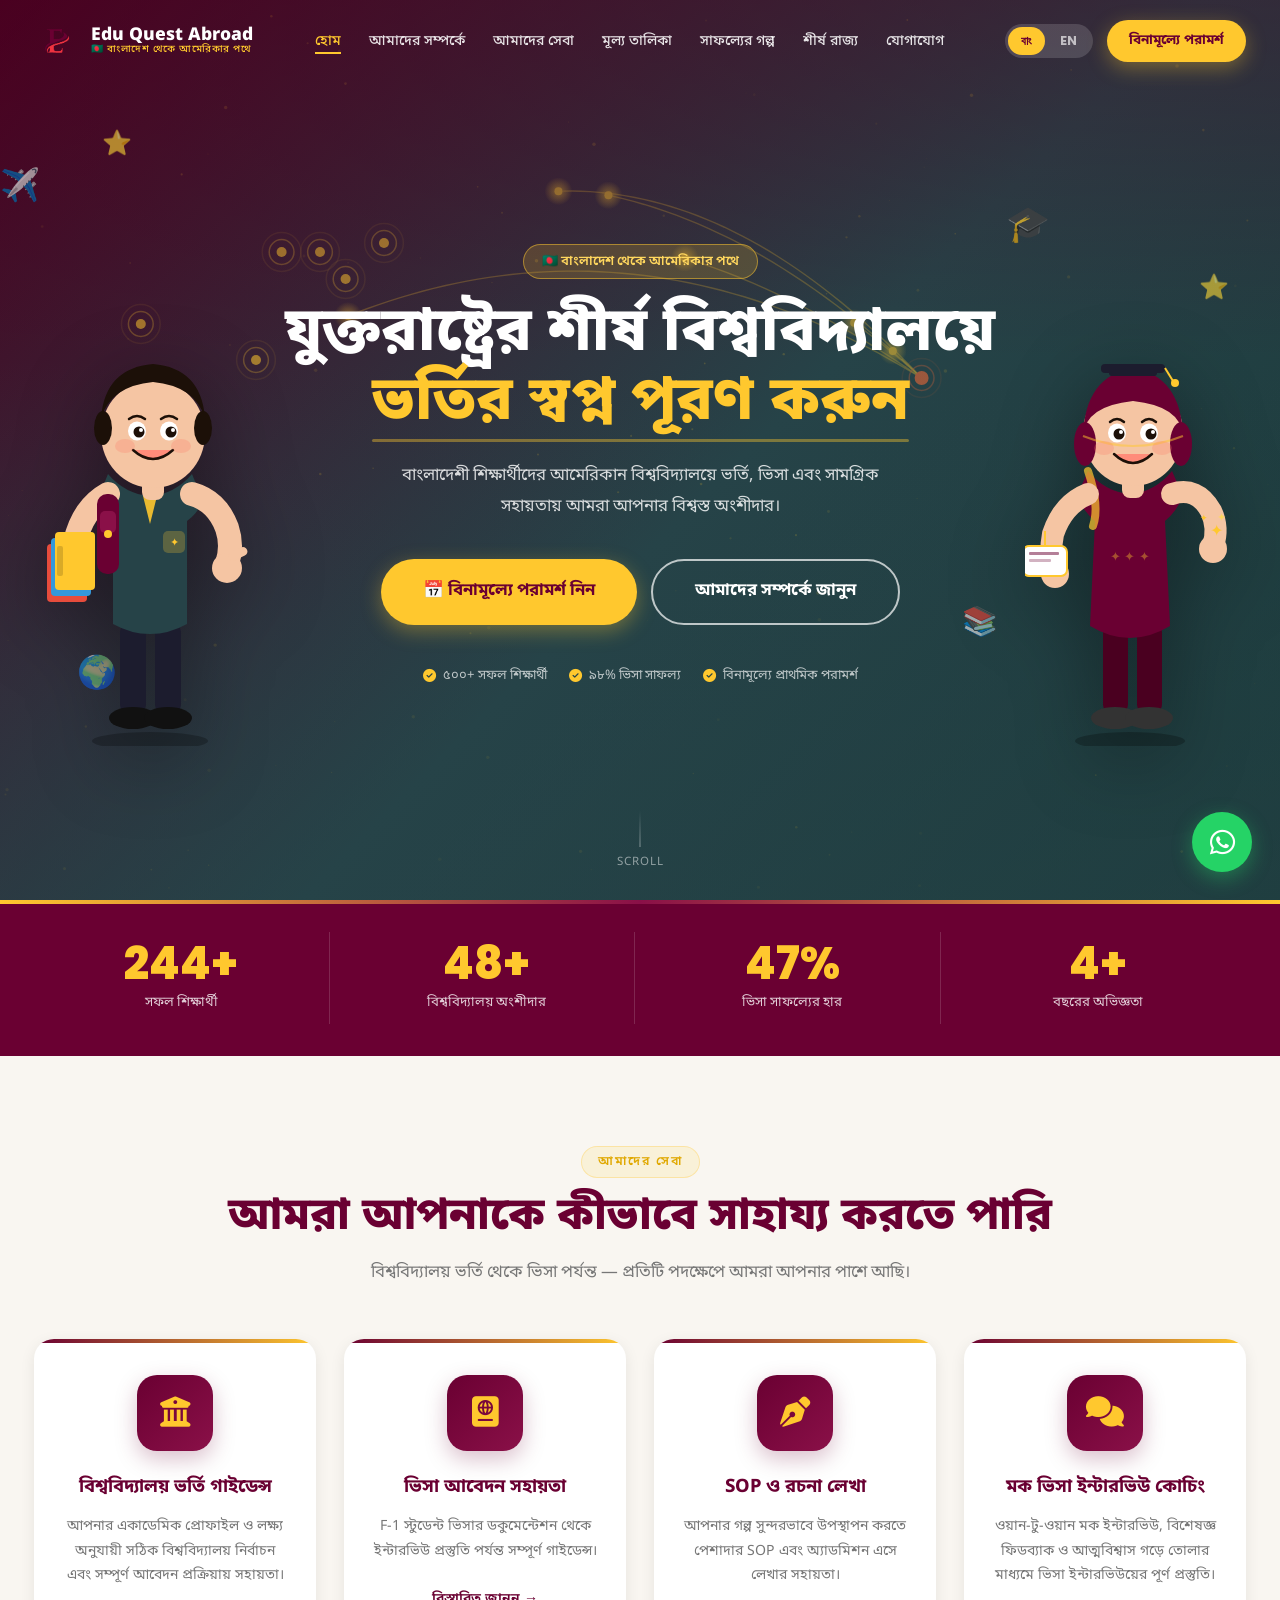
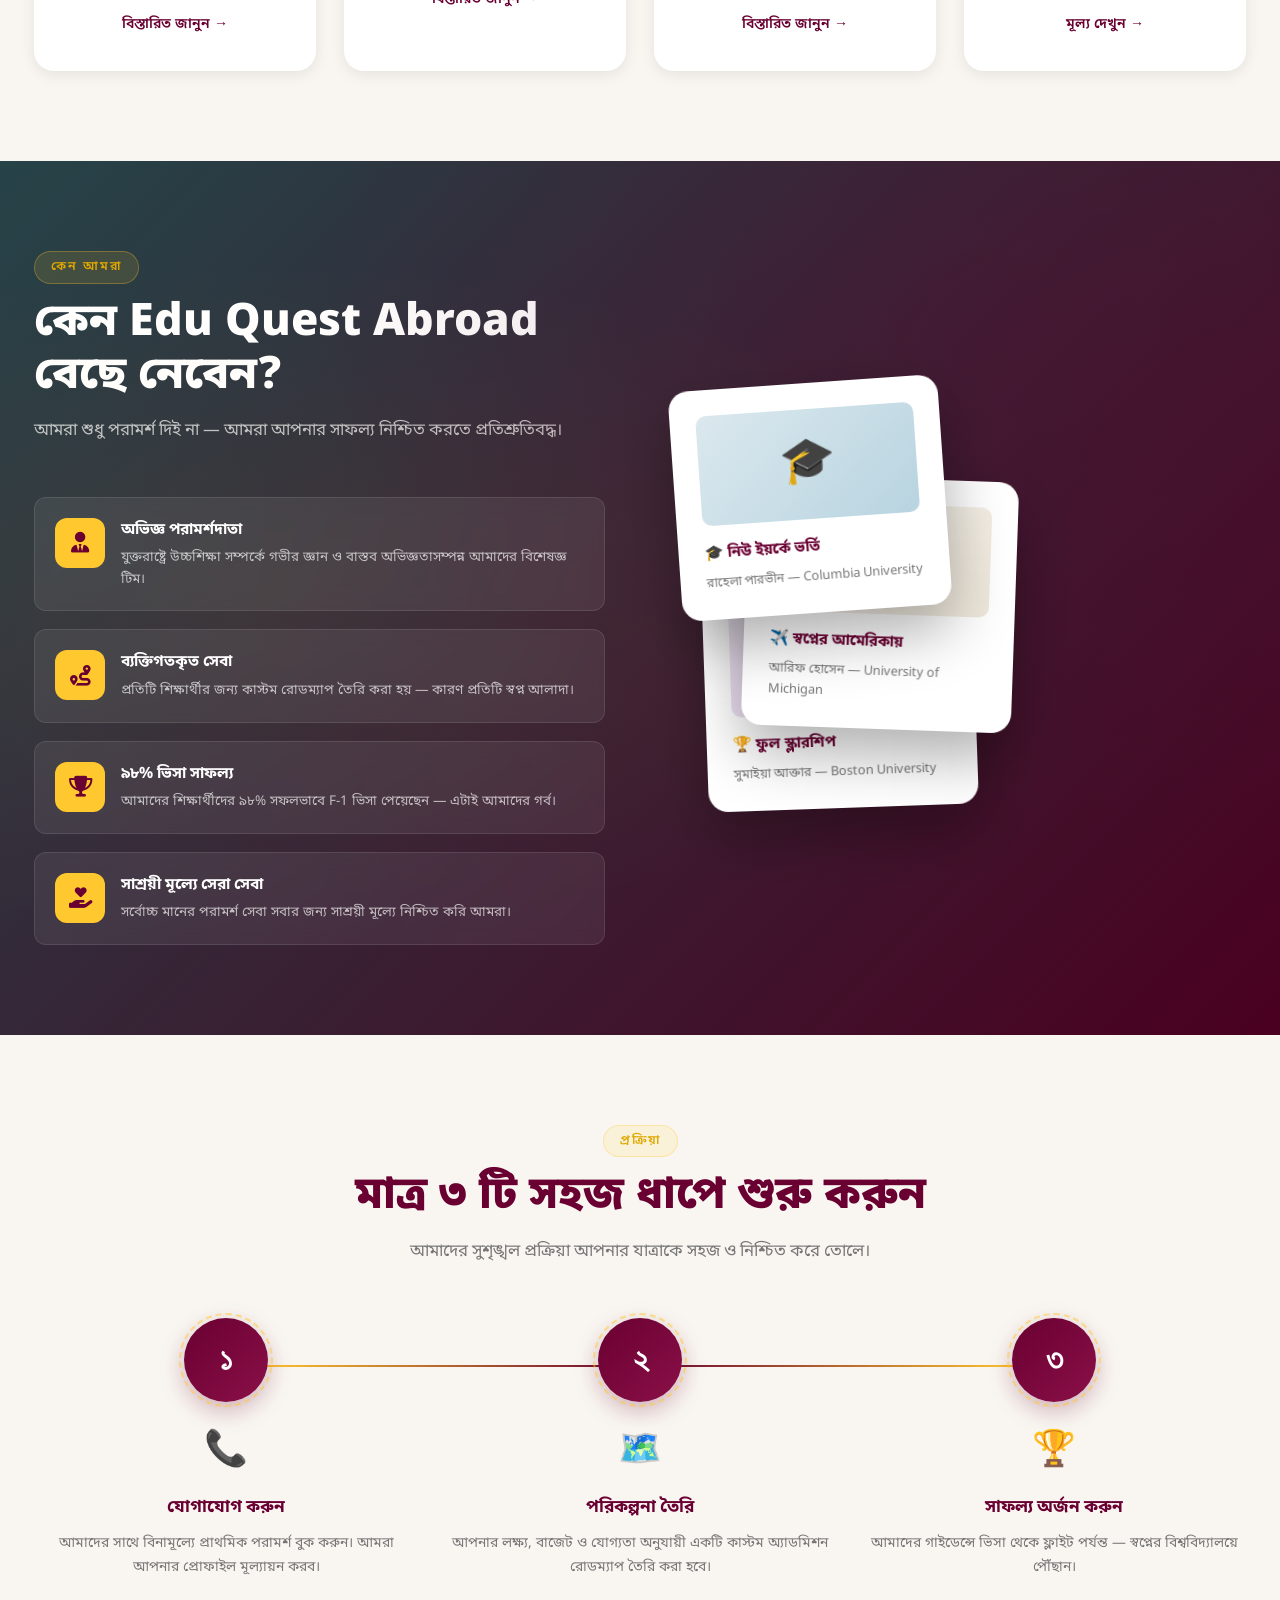
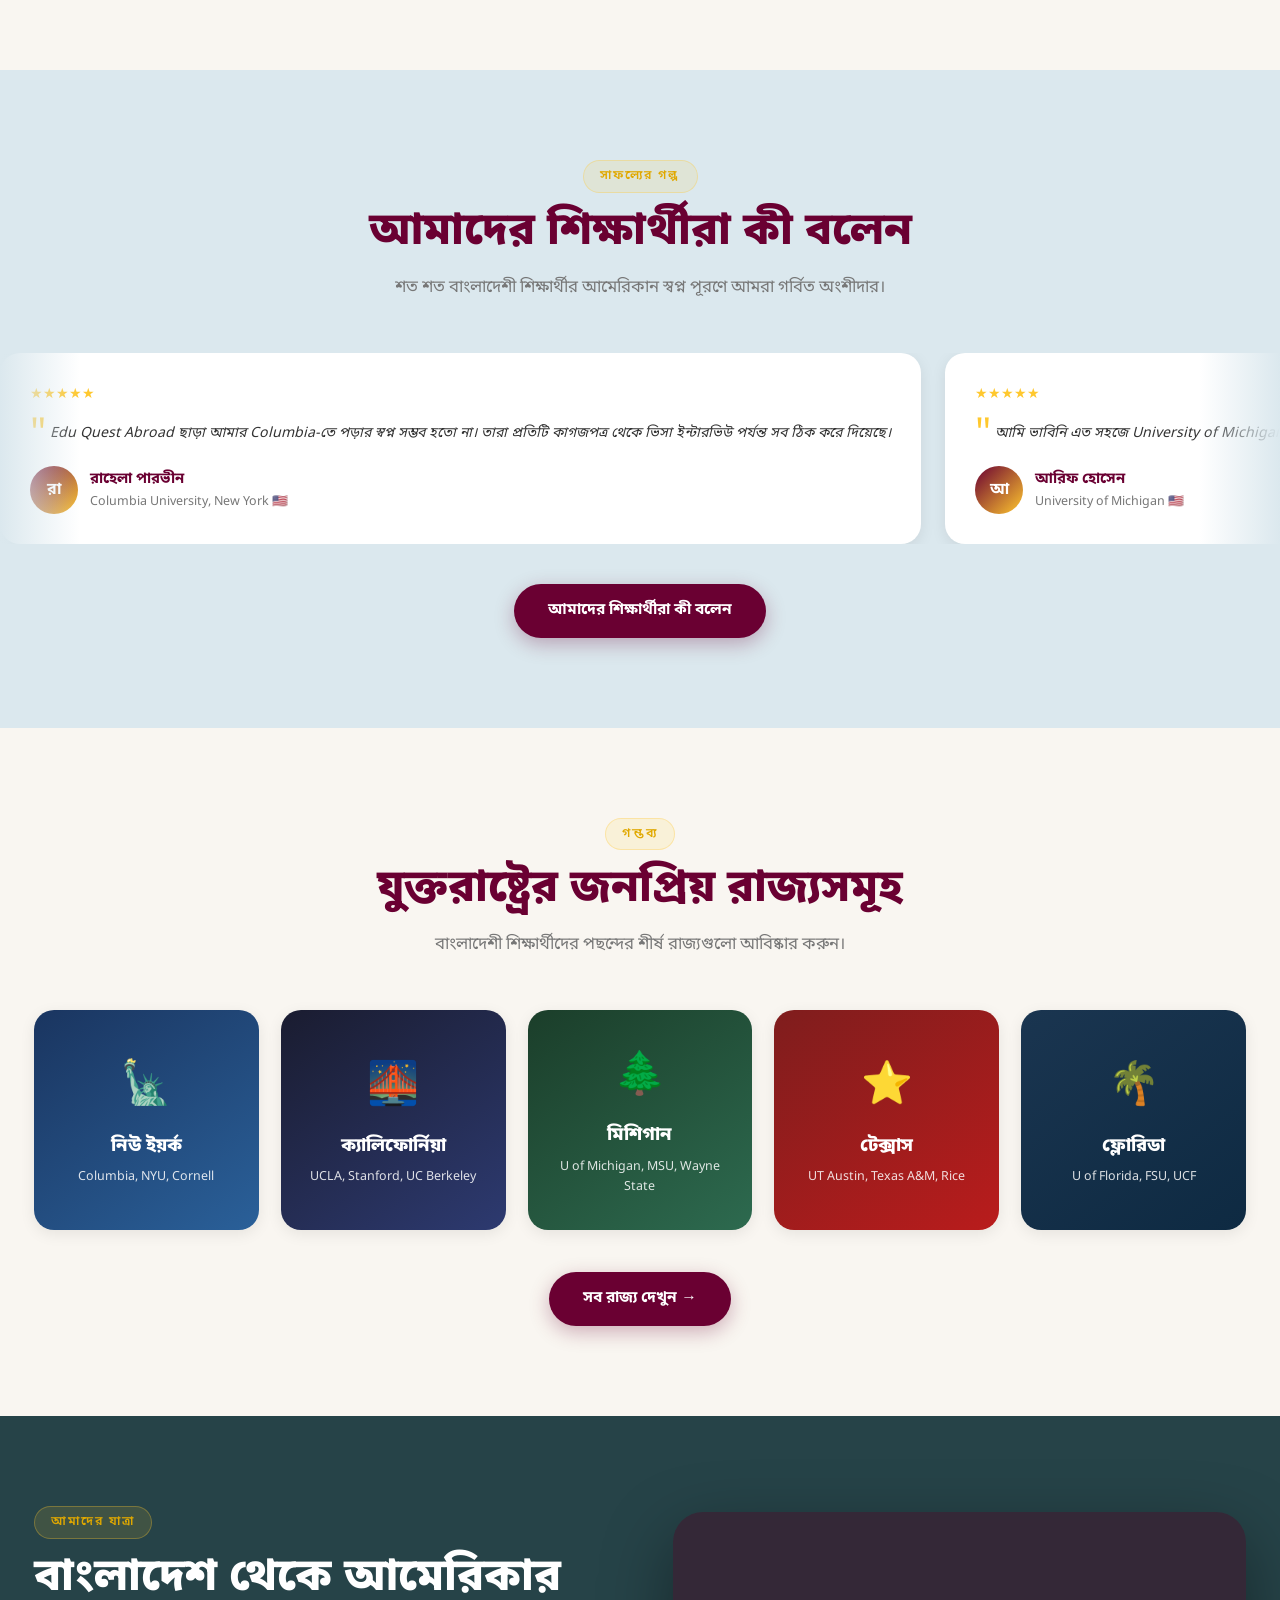
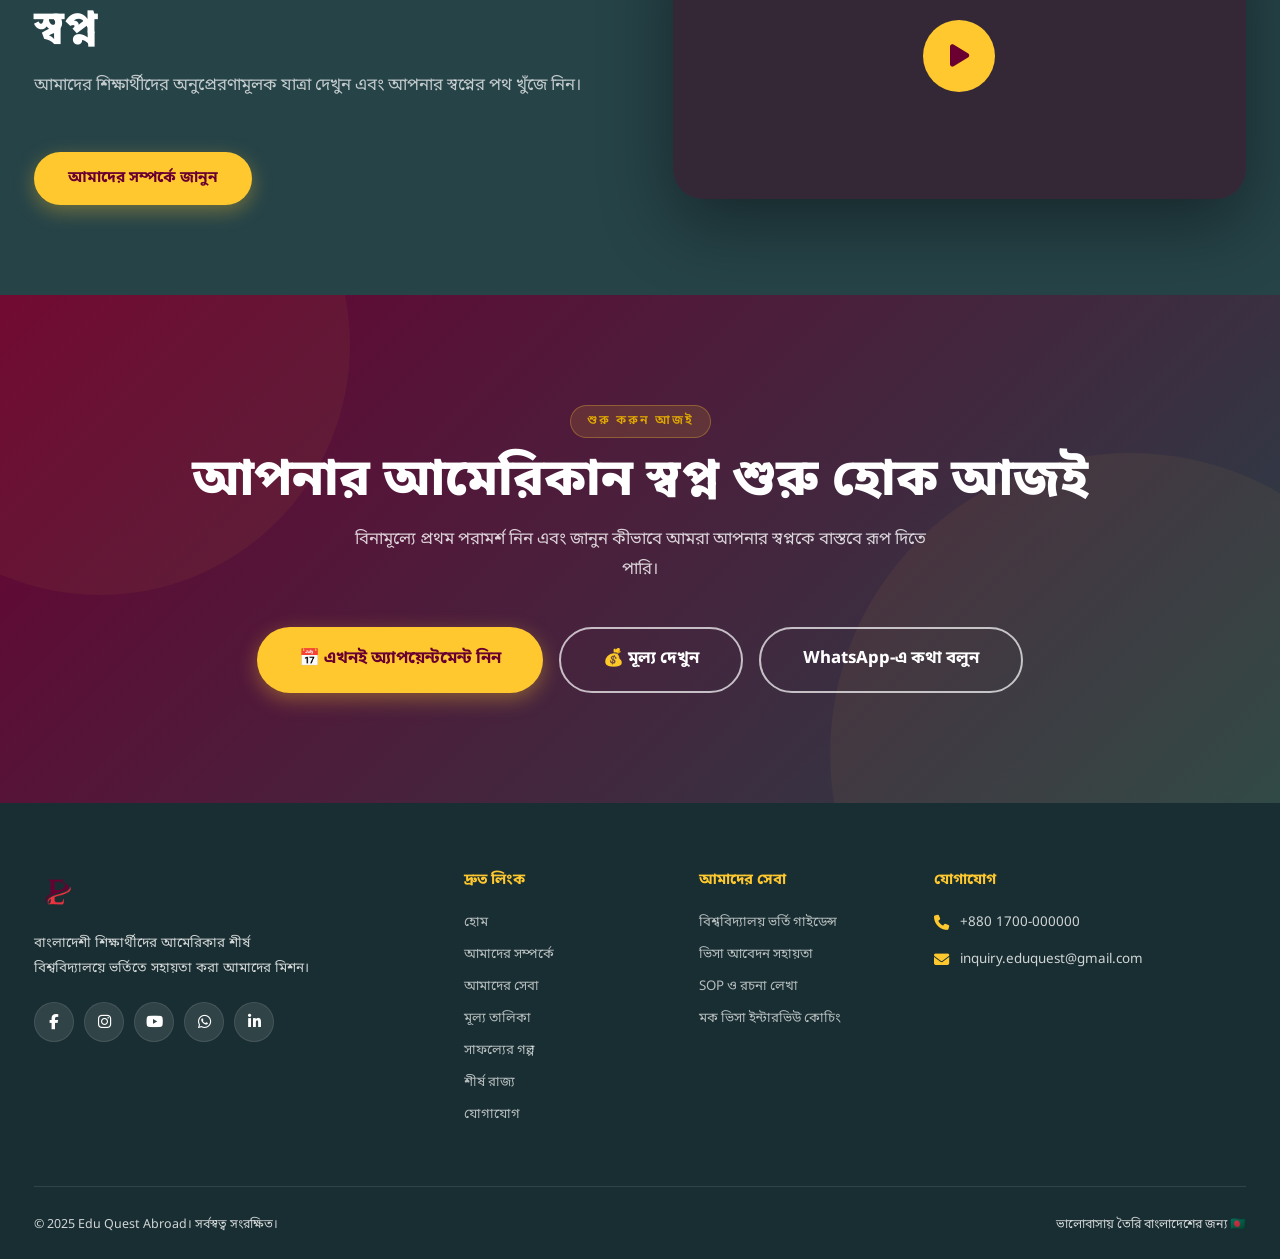
<file: index.html>
<!DOCTYPE html>
<html lang="bn">
<head>
  <meta charset="UTF-8" />
  <meta name="viewport" content="width=device-width, initial-scale=1.0" />
  <meta name="description" content="Edu Quest Abroad - বাংলাদেশী শিক্ষার্থীদের আমেরিকার শীর্ষ বিশ্ববিদ্যালয়ে ভর্তির জন্য বিশ্বস্ত শিক্ষা পরামর্শদাতা।" />
  <meta name="keywords" content="study in USA, Bangladesh students, US university admission, F1 visa, education consultancy" />
  <title>Edu Quest Abroad | যুক্তরাষ্ট্রে উচ্চশিক্ষার বিশ্বস্ত সঙ্গী</title>
  <link rel="icon" type="image/png" href="Edu Quest Logo.png" />
  <link rel="preconnect" href="https://fonts.googleapis.com" />
  <link rel="preconnect" href="https://fonts.gstatic.com" crossorigin />
  <link href="https://fonts.googleapis.com/css2?family=Noto+Sans+Bengali:wght@300;400;500;600;700;800&family=Poppins:wght@300;400;500;600;700;800&display=swap" rel="stylesheet" />
  <link rel="stylesheet" href="https://cdnjs.cloudflare.com/ajax/libs/font-awesome/6.5.0/css/all.min.css" />
  <link rel="stylesheet" href="assets/css/style.css" />
</head>
<body>

<!-- ═══════════════════════════ NAVBAR ═══════════════════════════ -->
<nav id="navbar">
  <div class="container nav-wrap">

    <!-- Logo -->
    <a href="index.html" class="nav-logo">
      <img src="Edu Quest Logo Transparent.png" alt="Edu Quest Abroad Logo" />
      <div class="nav-logo-text">
        <span class="logo-name">Edu Quest Abroad</span>
        <span class="logo-sub" data-i18n="hero-badge">🇧🇩 বাংলাদেশ থেকে আমেরিকার পথে</span>
      </div>
    </a>

    <!-- Desktop Links -->
    <ul class="nav-links">
      <li><a href="index.html"            data-i18n="nav-home"     class="active">হোম</a></li>
      <li><a href="about.html"            data-i18n="nav-about">আমাদের সম্পর্কে</a></li>
      <li><a href="services.html"         data-i18n="nav-services">আমাদের সেবা</a></li>
      <li><a href="pricing.html"          data-i18n="nav-pricing">মূল্য তালিকা</a></li>
      <li><a href="success-stories.html"  data-i18n="nav-stories">সাফল্যের গল্প</a></li>
      <li><a href="top-states.html"       data-i18n="nav-states">শীর্ষ রাজ্য</a></li>
      <li><a href="contact.html"          data-i18n="nav-contact">যোগাযোগ</a></li>
    </ul>

    <!-- Nav Right -->
    <div class="nav-right">
      <!-- Language Toggle -->
      <div class="lang-toggle">
        <button class="lang-btn active" data-lang="bn">বাং</button>
        <button class="lang-btn"        data-lang="en">EN</button>
      </div>
      <a href="contact.html" class="btn btn-gold nav-cta" data-i18n="nav-cta">বিনামূল্যে পরামর্শ</a>
      <!-- Hamburger -->
      <button class="hamburger" id="hamburger" aria-label="Menu">
        <span></span><span></span><span></span>
      </button>
    </div>
  </div>
</nav>

<!-- Mobile Nav -->
<div class="mobile-nav" id="mobile-nav">
  <button class="mobile-nav-close" id="mobile-close">✕</button>
  <a href="index.html"           data-i18n="nav-home">হোম</a>
  <a href="about.html"           data-i18n="nav-about">আমাদের সম্পর্কে</a>
  <a href="services.html"        data-i18n="nav-services">আমাদের সেবা</a>
  <a href="pricing.html"         data-i18n="nav-pricing">মূল্য তালিকা</a>
  <a href="success-stories.html" data-i18n="nav-stories">সাফল্যের গল্প</a>
  <a href="top-states.html"      data-i18n="nav-states">শীর্ষ রাজ্য</a>
  <a href="contact.html"         data-i18n="nav-contact">যোগাযোগ</a>
  <div class="mobile-lang">
    <button class="lang-btn active" data-lang="bn">বাংলা</button>
    <button class="lang-btn"        data-lang="en">English</button>
  </div>
  <a href="contact.html" class="btn btn-gold" data-i18n="nav-cta">বিনামূল্যে পরামর্শ</a>
</div>

<!-- ═══════════════════════════ HERO ═══════════════════════════ -->
<section id="hero">
  <canvas id="hero-canvas"></canvas>
  <div class="hero-overlay"></div>

  <!-- Floating Decorations -->
  <span class="hero-deco deco-plane">✈️</span>
  <span class="hero-deco deco-star deco-star-1">⭐</span>
  <span class="hero-deco deco-star deco-star-2">✨</span>
  <span class="hero-deco deco-star deco-star-3">⭐</span>
  <span class="hero-deco deco-cap">🎓</span>
  <span class="hero-deco deco-globe">🌍</span>
  <span class="hero-deco deco-book">📚</span>

  <div class="hero-inner">

    <!-- Left Character -->
    <div class="hero-char left">
      <svg xmlns="http://www.w3.org/2000/svg" viewBox="0 0 210 400" width="210" height="400">
        <!-- Shadow -->
        <ellipse cx="105" cy="395" rx="58" ry="9" fill="rgba(0,0,0,0.25)"/>
        <!-- LEGS -->
        <rect x="75" y="275" width="26" height="95" rx="12" fill="#1C1C2E"/>
        <rect x="110" y="275" width="26" height="95" rx="12" fill="#1C1C2E"/>
        <!-- SHOES -->
        <ellipse cx="88"  cy="372" rx="24" ry="11" fill="#111"/>
        <ellipse cx="123" cy="372" rx="24" ry="11" fill="#111"/>
        <!-- BODY -->
        <path d="M68 175 Q58 168 52 155 L63 128 Q80 148 105 150 Q130 148 147 128 L158 155 Q152 168 142 175 L142 278 Q124 288 105 288 Q86 288 68 278 Z" fill="#264348"/>
        <!-- Tie / detail -->
        <path d="M98 150 L105 178 L112 150" fill="#FFC82E" opacity=".9"/>
        <!-- Badge on body -->
        <rect x="118" y="185" width="22" height="22" rx="5" fill="rgba(255,200,46,.25)"/>
        <text x="129" y="200" font-family="Arial" font-size="11" text-anchor="middle" fill="#FFC82E">✦</text>
        <!-- LEFT ARM (holding books) -->
        <path d="M63 148 Q38 162 30 196 Q27 215 33 228" fill="none" stroke="#F5C5A3" stroke-width="24" stroke-linecap="round"/>
        <!-- RIGHT ARM (raised/waving) -->
        <path d="M147 148 Q172 155 182 182 Q188 200 182 218" fill="none" stroke="#F5C5A3" stroke-width="24" stroke-linecap="round"/>
        <!-- HANDS -->
        <circle cx="33"  cy="232" r="15" fill="#F5C5A3"/>
        <circle cx="182" cy="222" r="15" fill="#F5C5A3"/>
        <!-- BOOKS stack -->
        <rect x="2"   y="198" width="40" height="58" rx="4" fill="#E74C3C"/>
        <rect x="6"   y="192" width="40" height="58" rx="4" fill="#3498DB"/>
        <rect x="10"  y="186" width="40" height="58" rx="4" fill="#FFC82E"/>
        <rect x="12"  y="200" width="6"  height="30" rx="2" fill="rgba(0,0,0,0.15)"/>
        <!-- NECK -->
        <rect x="97" y="120" width="22" height="34" rx="8" fill="#F5C5A3"/>
        <!-- HEAD -->
        <ellipse cx="108" cy="88" rx="52" ry="54" fill="#F5C5A3"/>
        <!-- HAIR -->
        <path d="M56 72 Q60 22 108 18 Q156 22 160 72 Q150 40 108 36 Q66 40 56 72 Z" fill="#1C1008"/>
        <ellipse cx="58"  cy="82" rx="9"  ry="17" fill="#1C1008"/>
        <ellipse cx="158" cy="82" rx="9"  ry="17" fill="#1C1008"/>
        <!-- FACE -->
        <!-- Eyes -->
        <ellipse cx="92"  cy="85" rx="9" ry="9.5" fill="white"/>
        <ellipse cx="124" cy="85" rx="9" ry="9.5" fill="white"/>
        <circle  cx="94"  cy="86" r="5.5" fill="#1C1008"/>
        <circle  cx="126" cy="86" r="5.5" fill="#1C1008"/>
        <circle  cx="96"  cy="84" r="2"   fill="white"/>
        <circle  cx="128" cy="84" r="2"   fill="white"/>
        <!-- Eyebrows (excited) -->
        <path d="M84 73 Q92 67 100 73" stroke="#1C1008" stroke-width="2.5" fill="none" stroke-linecap="round"/>
        <path d="M116 73 Q124 67 132 73" stroke="#1C1008" stroke-width="2.5" fill="none" stroke-linecap="round"/>
        <!-- Big smile -->
        <path d="M88 104 Q108 122 128 104" stroke="#1C1008" stroke-width="2.5" fill="#FF8C7A" stroke-linecap="round"/>
        <!-- Cheeks -->
        <ellipse cx="80"  cy="100" rx="10" ry="7" fill="rgba(255,120,100,.25)"/>
        <ellipse cx="136" cy="100" rx="10" ry="7" fill="rgba(255,120,100,.25)"/>
        <!-- BACKPACK -->
        <rect x="52" y="148" width="22" height="80" rx="10" fill="#6A0032"/>
        <rect x="55" y="165" width="16" height="22" rx="5"  fill="#8A1048"/>
        <circle cx="63" cy="188" r="4"  fill="#FFC82E"/>
        <!-- Pointing finger on right hand -->
        <rect x="182" y="208" width="20" height="9" rx="4.5" fill="#F5C5A3" transform="rotate(-25,182,208)"/>
      </svg>
    </div>

    <!-- Center Content -->
    <div class="hero-center">
      <div class="hero-badge" data-i18n="hero-badge">🇧🇩 বাংলাদেশ থেকে আমেরিকার পথে</div>

      <h1 class="hero-title">
        <span data-i18n="hero-title-1">যুক্তরাষ্ট্রের শীর্ষ বিশ্ববিদ্যালয়ে</span><br/>
        <span class="gold-word" data-i18n="hero-title-2">ভর্তির স্বপ্ন পূরণ করুন</span>
      </h1>

      <p class="hero-sub" data-i18n="hero-sub">
        বাংলাদেশী শিক্ষার্থীদের আমেরিকান বিশ্ববিদ্যালয়ে ভর্তি, ভিসা এবং সামগ্রিক সহায়তায় আমরা আপনার বিশ্বস্ত অংশীদার।
      </p>

      <div class="hero-btns">
        <a href="contact.html" class="btn btn-gold btn-lg" data-i18n="hero-btn-1">📅 বিনামূল্যে পরামর্শ নিন</a>
        <a href="about.html"   class="btn btn-outline-white btn-lg" data-i18n="hero-btn-2">আমাদের সম্পর্কে জানুন</a>
      </div>

      <div class="hero-trust">
        <span class="trust-item"><i class="fas fa-check-circle"></i> <span data-i18n="trust-1">৫০০+ সফল শিক্ষার্থী</span></span>
        <span class="trust-item"><i class="fas fa-check-circle"></i> <span data-i18n="trust-2">৯৮% ভিসা সাফল্য</span></span>
        <span class="trust-item"><i class="fas fa-check-circle"></i> <span data-i18n="trust-3">বিনামূল্যে প্রাথমিক পরামর্শ</span></span>
      </div>
    </div>

    <!-- Right Character -->
    <div class="hero-char right">
      <svg xmlns="http://www.w3.org/2000/svg" viewBox="0 0 210 400" width="210" height="400">
        <!-- Shadow -->
        <ellipse cx="105" cy="395" rx="55" ry="9" fill="rgba(0,0,0,0.25)"/>
        <!-- LEGS -->
        <rect x="78"  y="275" width="25" height="95" rx="12" fill="#4A0020"/>
        <rect x="112" y="275" width="25" height="95" rx="12" fill="#4A0020"/>
        <!-- SHOES -->
        <ellipse cx="90"  cy="372" rx="24" ry="11" fill="#333"/>
        <ellipse cx="124" cy="372" rx="24" ry="11" fill="#333"/>
        <!-- DRESS/BODY -->
        <path d="M70 175 Q58 165 52 150 L63 125 Q80 146 105 148 Q130 146 147 125 L158 150 Q152 165 140 175 L145 280 Q125 292 105 292 Q85 292 65 280 Z" fill="#6A0032"/>
        <!-- Dupatta/Scarf detail -->
        <path d="M63 125 Q75 160 68 180" fill="none" stroke="#FFC82E" stroke-width="8" stroke-linecap="round" opacity=".7"/>
        <!-- Stars on dress -->
        <text x="105" y="215" font-family="Arial" font-size="13" text-anchor="middle" fill="rgba(255,200,46,.4)">✦ ✦ ✦</text>
        <!-- LEFT ARM (holding diploma) -->
        <path d="M63 148 Q38 158 28 188 Q24 208 30 225" fill="none" stroke="#F5C5A3" stroke-width="22" stroke-linecap="round"/>
        <!-- RIGHT ARM (raised celebrating) -->
        <path d="M147 148 Q172 140 186 165 Q194 182 188 200" fill="none" stroke="#F5C5A3" stroke-width="22" stroke-linecap="round"/>
        <!-- HANDS -->
        <circle cx="30"  cy="228" r="14" fill="#F5C5A3"/>
        <circle cx="188" cy="203" r="14" fill="#F5C5A3"/>
        <!-- DIPLOMA scroll -->
        <rect x="-2"  y="200" width="44" height="30" rx="6" fill="white" stroke="#FFC82E" stroke-width="2"/>
        <rect x="4"   y="206" width="30" height="3"  rx="1" fill="#6A0032" opacity=".5"/>
        <rect x="4"   y="213" width="22" height="3"  rx="1" fill="#6A0032" opacity=".3"/>
        <path d="M20 200 Q20 185 20 185" fill="none" stroke="#FFC82E" stroke-width="2"/>
        <!-- CELEBRATION sparkles from right hand -->
        <text x="185" y="190" font-family="Arial" font-size="16" fill="#FFC82E">✦</text>
        <text x="192" y="175" font-family="Arial" font-size="11" fill="#FFD75E">✦</text>
        <text x="175" y="175" font-family="Arial" font-size="9"  fill="#FFC82E">✦</text>
        <!-- NECK -->
        <rect x="97" y="120" width="22" height="32" rx="8" fill="#F5C5A3"/>
        <!-- HEAD -->
        <ellipse cx="108" cy="87" rx="50" ry="53" fill="#F5C5A3"/>
        <!-- HIJAB -->
        <path d="M58 90 Q60 30 108 22 Q156 30 158 90 Q156 60 108 55 Q60 60 58 90 Z" fill="#6A0032"/>
        <ellipse cx="60"  cy="98"  rx="11" ry="22" fill="#6A0032"/>
        <ellipse cx="156" cy="98"  rx="11" ry="22" fill="#6A0032"/>
        <path d="M58 90 Q108 110 158 90" stroke="#FFC82E" stroke-width="2" fill="none" opacity=".5"/>
        <!-- FACE -->
        <ellipse cx="92"  cy="87" rx="9"   ry="9.5" fill="white"/>
        <ellipse cx="124" cy="87" rx="9"   ry="9.5" fill="white"/>
        <circle  cx="94"  cy="88" r="5.5"  fill="#1C1008"/>
        <circle  cx="126" cy="88" r="5.5"  fill="#1C1008"/>
        <circle  cx="96"  cy="86" r="2"    fill="white"/>
        <circle  cx="128" cy="86" r="2"    fill="white"/>
        <!-- Eyebrows -->
        <path d="M85 76 Q92 70 99 76"  stroke="#1C1008" stroke-width="2.5" fill="none" stroke-linecap="round"/>
        <path d="M117 76 Q124 70 131 76" stroke="#1C1008" stroke-width="2.5" fill="none" stroke-linecap="round"/>
        <!-- Big joyful smile -->
        <path d="M89 108 Q108 126 127 108" stroke="#1C1008" stroke-width="2.5" fill="#FF8C7A" stroke-linecap="round"/>
        <!-- Cheeks -->
        <ellipse cx="79"  cy="102" rx="10" ry="7" fill="rgba(255,120,100,.25)"/>
        <ellipse cx="137" cy="102" rx="10" ry="7" fill="rgba(255,120,100,.25)"/>
        <!-- Graduation cap on top -->
        <rect x="84" y="22" width="48" height="8" rx="3" fill="#1C1C2E"/>
        <rect x="76" y="18" width="64" height="9" rx="4" fill="#1C1C2E"/>
        <line x1="140" y1="22" x2="148" y2="35" stroke="#FFC82E" stroke-width="2"/>
        <circle cx="150" cy="37" r="4" fill="#FFC82E"/>
      </svg>
    </div>

  </div><!-- .hero-inner -->

  <div class="scroll-hint">
    <div class="scroll-line"></div>
    <span>SCROLL</span>
  </div>
</section>

<!-- ═══════════════════════════ STATS BAR ═══════════════════════════ -->
<div class="stats-bar">
  <div class="container">
    <div class="stats-grid">
      <div class="stat-item reveal">
        <div class="stat-num" data-target="500" data-suffix="+" >৫০০+</div>
        <div class="stat-label" data-i18n="stat-1-label">সফল শিক্ষার্থী</div>
      </div>
      <div class="stat-item reveal d-1">
        <div class="stat-num" data-target="100" data-suffix="+">১০০+</div>
        <div class="stat-label" data-i18n="stat-2-label">বিশ্ববিদ্যালয় অংশীদার</div>
      </div>
      <div class="stat-item reveal d-2">
        <div class="stat-num" data-target="98"  data-suffix="%">৯৮%</div>
        <div class="stat-label" data-i18n="stat-3-label">ভিসা সাফল্যের হার</div>
      </div>
      <div class="stat-item reveal d-3">
        <div class="stat-num" data-target="10"  data-suffix="+">১০+</div>
        <div class="stat-label" data-i18n="stat-4-label">বছরের অভিজ্ঞতা</div>
      </div>
    </div>
  </div>
</div>

<!-- ═══════════════════════════ SERVICES ═══════════════════════════ -->
<section id="services" class="section-pad">
  <div class="container">
    <div class="text-center">
      <span class="section-eyebrow" data-i18n="sec-svc-eye">আমাদের সেবা</span>
      <h2 class="section-title" data-i18n="sec-svc-title">আমরা আপনাকে কীভাবে সাহায্য করতে পারি</h2>
      <p class="section-sub"    data-i18n="sec-svc-sub">বিশ্ববিদ্যালয় ভর্তি থেকে ভিসা পর্যন্ত — প্রতিটি পদক্ষেপে আমরা আপনার পাশে আছি।</p>
    </div>

    <div class="services-grid">

      <div class="service-card reveal">
        <div class="svc-icon-wrap"><i class="fas fa-university"></i></div>
        <h3 class="svc-title" data-i18n="svc-1-title">বিশ্ববিদ্যালয় ভর্তি গাইডেন্স</h3>
        <p class="svc-desc"   data-i18n="svc-1-desc">আপনার একাডেমিক প্রোফাইল ও লক্ষ্য অনুযায়ী সঠিক বিশ্ববিদ্যালয় নির্বাচন এবং সম্পূর্ণ আবেদন প্রক্রিয়ায় সহায়তা।</p>
        <a href="services.html" class="svc-link" data-i18n="svc-1-link">বিস্তারিত জানুন →</a>
      </div>

      <div class="service-card reveal d-1">
        <div class="svc-icon-wrap"><i class="fas fa-passport"></i></div>
        <h3 class="svc-title" data-i18n="svc-2-title">ভিসা আবেদন সহায়তা</h3>
        <p class="svc-desc"   data-i18n="svc-2-desc">F-1 স্টুডেন্ট ভিসার ডকুমেন্টেশন থেকে ইন্টারভিউ প্রস্তুতি পর্যন্ত সম্পূর্ণ গাইডেন্স।</p>
        <a href="services.html" class="svc-link" data-i18n="svc-2-link">বিস্তারিত জানুন →</a>
      </div>

      <div class="service-card reveal d-2">
        <div class="svc-icon-wrap"><i class="fas fa-pen-nib"></i></div>
        <h3 class="svc-title" data-i18n="svc-3-title">SOP ও রচনা লেখা</h3>
        <p class="svc-desc"   data-i18n="svc-3-desc">আপনার গল্প সুন্দরভাবে উপস্থাপন করতে পেশাদার SOP এবং অ্যাডমিশন এসে লেখার সহায়তা।</p>
        <a href="services.html" class="svc-link" data-i18n="svc-3-link">বিস্তারিত জানুন →</a>
      </div>

      <div class="service-card reveal d-3" style="grid-column: span 1;">
        <div class="svc-icon-wrap"><i class="fas fa-comments"></i></div>
        <h3 class="svc-title" data-i18n="svc-5-title">মক ভিসা ইন্টারভিউ কোচিং</h3>
        <p class="svc-desc"   data-i18n="svc-5-desc">ওয়ান-টু-ওয়ান মক ইন্টারভিউ, বিশেষজ্ঞ ফিডব্যাক ও আত্মবিশ্বাস গড়ে তোলার মাধ্যমে ভিসা ইন্টারভিউয়ের পূর্ণ প্রস্তুতি।</p>
        <a href="pricing.html" class="svc-link" data-i18n="svc-5-link">মূল্য দেখুন →</a>
      </div>

    </div>
  </div>
</section>

<!-- ═══════════════════════════ WHY CHOOSE US ═══════════════════════════ -->
<section id="why-us" class="section-pad">
  <div class="container">
    <div class="why-grid">

      <!-- Left -->
      <div class="why-left">
        <span class="section-eyebrow" data-i18n="sec-why-eye">কেন আমরা</span>
        <h2 class="section-title" data-i18n="sec-why-title">কেন Edu Quest Abroad বেছে নেবেন?</h2>
        <p class="section-sub"    data-i18n="sec-why-sub">আমরা শুধু পরামর্শ দিই না — আমরা আপনার সাফল্য নিশ্চিত করতে প্রতিশ্রুতিবদ্ধ।</p>

        <div class="feature-list">
          <div class="feature-item reveal from-left">
            <div class="feat-icon"><i class="fas fa-user-tie"></i></div>
            <div class="feat-text">
              <h4 data-i18n="feat-1-h">অভিজ্ঞ পরামর্শদাতা</h4>
              <p  data-i18n="feat-1-p">যুক্তরাষ্ট্রে উচ্চশিক্ষা সম্পর্কে গভীর জ্ঞান ও বাস্তব অভিজ্ঞতাসম্পন্ন আমাদের বিশেষজ্ঞ টিম।</p>
            </div>
          </div>
          <div class="feature-item reveal from-left d-1">
            <div class="feat-icon"><i class="fas fa-route"></i></div>
            <div class="feat-text">
              <h4 data-i18n="feat-2-h">ব্যক্তিগতকৃত সেবা</h4>
              <p  data-i18n="feat-2-p">প্রতিটি শিক্ষার্থীর জন্য কাস্টম রোডম্যাপ তৈরি করা হয় — কারণ প্রতিটি স্বপ্ন আলাদা।</p>
            </div>
          </div>
          <div class="feature-item reveal from-left d-2">
            <div class="feat-icon"><i class="fas fa-trophy"></i></div>
            <div class="feat-text">
              <h4 data-i18n="feat-3-h">৯৮% ভিসা সাফল্য</h4>
              <p  data-i18n="feat-3-p">আমাদের শিক্ষার্থীদের ৯৮% সফলভাবে F-1 ভিসা পেয়েছেন — এটাই আমাদের গর্ব।</p>
            </div>
          </div>
          <div class="feature-item reveal from-left d-3">
            <div class="feat-icon"><i class="fas fa-hand-holding-heart"></i></div>
            <div class="feat-text">
              <h4 data-i18n="feat-4-h">সাশ্রয়ী মূল্যে সেরা সেবা</h4>
              <p  data-i18n="feat-4-p">সর্বোচ্চ মানের পরামর্শ সেবা সবার জন্য সাশ্রয়ী মূল্যে নিশ্চিত করি আমরা।</p>
            </div>
          </div>
        </div>
      </div>

      <!-- Right — stacked 3D cards -->
      <div class="why-right reveal from-right">
        <div class="cards-scene">
          <div class="card-3d card-3d-1">
            <div class="card-3d-img">🎓</div>
            <h4 data-i18n="card-1-h">🎓 নিউ ইয়র্কে ভর্তি</h4>
            <p  data-i18n="card-1-p">রাহেলা পারভীন — Columbia University</p>
          </div>
          <div class="card-3d card-3d-2">
            <div class="card-3d-img">✈️</div>
            <h4 data-i18n="card-2-h">✈️ স্বপ্নের আমেরিকায়</h4>
            <p  data-i18n="card-2-p">আরিফ হোসেন — University of Michigan</p>
          </div>
          <div class="card-3d card-3d-3">
            <div class="card-3d-img">🏆</div>
            <h4 data-i18n="card-3-h">🏆 ফুল স্কলারশিপ</h4>
            <p  data-i18n="card-3-p">সুমাইয়া আক্তার — Boston University</p>
          </div>
        </div>
      </div>

    </div>
  </div>
</section>

<!-- ═══════════════════════════ HOW IT WORKS ═══════════════════════════ -->
<section id="how" class="section-pad">
  <div class="container">
    <div class="text-center">
      <span class="section-eyebrow" data-i18n="sec-how-eye">প্রক্রিয়া</span>
      <h2 class="section-title"     data-i18n="sec-how-title">মাত্র ৩ টি সহজ ধাপে শুরু করুন</h2>
      <p class="section-sub"        data-i18n="sec-how-sub">আমাদের সুশৃঙ্খল প্রক্রিয়া আপনার যাত্রাকে সহজ ও নিশ্চিত করে তোলে।</p>
    </div>

    <div class="steps-wrapper">
      <div class="step-item reveal">
        <div class="step-num">১</div>
        <div class="step-emoji">📞</div>
        <h3 data-i18n="step-1-h">যোগাযোগ করুন</h3>
        <p  data-i18n="step-1-p">আমাদের সাথে বিনামূল্যে প্রাথমিক পরামর্শ বুক করুন। আমরা আপনার প্রোফাইল মূল্যায়ন করব।</p>
      </div>
      <div class="step-item reveal d-2">
        <div class="step-num">২</div>
        <div class="step-emoji">🗺️</div>
        <h3 data-i18n="step-2-h">পরিকল্পনা তৈরি</h3>
        <p  data-i18n="step-2-p">আপনার লক্ষ্য, বাজেট ও যোগ্যতা অনুযায়ী একটি কাস্টম অ্যাডমিশন রোডম্যাপ তৈরি করা হবে।</p>
      </div>
      <div class="step-item reveal d-4">
        <div class="step-num">৩</div>
        <div class="step-emoji">🏆</div>
        <h3 data-i18n="step-3-h">সাফল্য অর্জন করুন</h3>
        <p  data-i18n="step-3-p">আমাদের গাইডেন্সে ভিসা থেকে ফ্লাইট পর্যন্ত — স্বপ্নের বিশ্ববিদ্যালয়ে পৌঁছান।</p>
      </div>
    </div>
  </div>
</section>

<!-- ═══════════════════════════ TESTIMONIALS ═══════════════════════════ -->
<section id="testimonials" class="section-pad">
  <div class="container">
    <div class="text-center">
      <span class="section-eyebrow" data-i18n="sec-testi-eye">সাফল্যের গল্প</span>
      <h2 class="section-title"     data-i18n="sec-testi-title">আমাদের শিক্ষার্থীরা কী বলেন</h2>
      <p class="section-sub"        data-i18n="sec-testi-sub">শত শত বাংলাদেশী শিক্ষার্থীর আমেরিকান স্বপ্ন পূরণে আমরা গর্বিত অংশীদার।</p>
    </div>
  </div>

  <div class="testi-track">
    <div class="testi-inner" id="testi-inner">

      <!-- Card 1 -->
      <div class="testi-card">
        <div class="testi-stars">★★★★★</div>
        <p class="testi-quote">Edu Quest Abroad ছাড়া আমার Columbia-তে পড়ার স্বপ্ন সম্ভব হতো না। তারা প্রতিটি কাগজপত্র থেকে ভিসা ইন্টারভিউ পর্যন্ত সব ঠিক করে দিয়েছে।</p>
        <div class="testi-author">
          <div class="testi-avatar">রা</div>
          <div class="testi-info">
            <h4>রাহেলা পারভীন</h4>
            <p>Columbia University, New York 🇺🇸</p>
          </div>
        </div>
      </div>

      <!-- Card 2 -->
      <div class="testi-card">
        <div class="testi-stars">★★★★★</div>
        <p class="testi-quote">আমি ভাবিনি এত সহজে University of Michigan-এ সুযোগ পাব। EQA টিমের অক্লান্ত পরিশ্রম এবং গাইডেন্স আমার জীবন বদলে দিয়েছে।</p>
        <div class="testi-author">
          <div class="testi-avatar">আ</div>
          <div class="testi-info">
            <h4>আরিফ হোসেন</h4>
            <p>University of Michigan 🇺🇸</p>
          </div>
        </div>
      </div>

      <!-- Card 3 -->
      <div class="testi-card">
        <div class="testi-stars">★★★★★</div>
        <p class="testi-quote">SOP থেকে শুরু করে ভিসা পর্যন্ত প্রতিটি ধাপে এত সুন্দর সাপোর্ট পেয়েছি। Boston University-তে ফুল স্কলারশিপ পাওয়া এখন বাস্তব।</p>
        <div class="testi-author">
          <div class="testi-avatar">সু</div>
          <div class="testi-info">
            <h4>সুমাইয়া আক্তার</h4>
            <p>Boston University — Full Scholarship 🇺🇸</p>
          </div>
        </div>
      </div>

      <!-- Card 4 -->
      <div class="testi-card">
        <div class="testi-stars">★★★★★</div>
        <p class="testi-quote">ভিসা রিজেকশনের ভয়ে ছিলাম, কিন্তু EQA-র প্রস্তুতির পর আত্মবিশ্বাসী হয়ে গেলাম। প্রথম চেষ্টাতেই ভিসা পেলাম।</p>
        <div class="testi-author">
          <div class="testi-avatar">তা</div>
          <div class="testi-info">
            <h4>তানভীর আহমেদ</h4>
            <p>Georgia Tech, Atlanta 🇺🇸</p>
          </div>
        </div>
      </div>

      <!-- Card 5 -->
      <div class="testi-card">
        <div class="testi-stars">★★★★★</div>
        <p class="testi-quote">আমার পরিবারের সীমিত বাজেটের কথা মাথায় রেখে তারা স্কলারশিপ খুঁজে দিয়েছে। অসাধারণ সেবা, অসাধারণ মানুষ।</p>
        <div class="testi-author">
          <div class="testi-avatar">ফা</div>
          <div class="testi-info">
            <h4>ফারিয়া ইসলাম</h4>
            <p>University of Texas, Austin 🇺🇸</p>
          </div>
        </div>
      </div>

      <!-- Card 6 -->
      <div class="testi-card">
        <div class="testi-stars">★★★★★</div>
        <p class="testi-quote">মাত্র ৬ মাসের মধ্যে বিশ্ববিদ্যালয়ে ভর্তি এবং ভিসা — এটা EQA ছাড়া অসম্ভব ছিল। এখন Florida-তে পড়ছি।</p>
        <div class="testi-author">
          <div class="testi-avatar">না</div>
          <div class="testi-info">
            <h4>নাফিসা খানম</h4>
            <p>University of Florida 🇺🇸</p>
          </div>
        </div>
      </div>

      <!-- Duplicated set for infinite scroll -->
      <div class="testi-card">
        <div class="testi-stars">★★★★★</div>
        <p class="testi-quote">Edu Quest Abroad ছাড়া আমার Columbia-তে পড়ার স্বপ্ন সম্ভব হতো না। তারা প্রতিটি কাগজপত্র থেকে ভিসা ইন্টারভিউ পর্যন্ত সব ঠিক করে দিয়েছে।</p>
        <div class="testi-author">
          <div class="testi-avatar">রা</div>
          <div class="testi-info">
            <h4>রাহেলা পারভীন</h4>
            <p>Columbia University, New York 🇺🇸</p>
          </div>
        </div>
      </div>
      <div class="testi-card">
        <div class="testi-stars">★★★★★</div>
        <p class="testi-quote">আমি ভাবিনি এত সহজে University of Michigan-এ সুযোগ পাব। EQA টিমের অক্লান্ত পরিশ্রম এবং গাইডেন্স আমার জীবন বদলে দিয়েছে।</p>
        <div class="testi-author">
          <div class="testi-avatar">আ</div>
          <div class="testi-info">
            <h4>আরিফ হোসেন</h4>
            <p>University of Michigan 🇺🇸</p>
          </div>
        </div>
      </div>
      <div class="testi-card">
        <div class="testi-stars">★★★★★</div>
        <p class="testi-quote">SOP থেকে শুরু করে ভিসা পর্যন্ত প্রতিটি ধাপে এত সুন্দর সাপোর্ট পেয়েছি। Boston University-তে ফুল স্কলারশিপ পাওয়া এখন বাস্তব।</p>
        <div class="testi-author">
          <div class="testi-avatar">সু</div>
          <div class="testi-info">
            <h4>সুমাইয়া আক্তার</h4>
            <p>Boston University — Full Scholarship 🇺🇸</p>
          </div>
        </div>
      </div>
      <div class="testi-card">
        <div class="testi-stars">★★★★★</div>
        <p class="testi-quote">ভিসা রিজেকশনের ভয়ে ছিলাম, কিন্তু EQA-র প্রস্তুতির পর আত্মবিশ্বাসী হয়ে গেলাম। প্রথম চেষ্টাতেই ভিসা পেলাম।</p>
        <div class="testi-author">
          <div class="testi-avatar">তা</div>
          <div class="testi-info">
            <h4>তানভীর আহমেদ</h4>
            <p>Georgia Tech, Atlanta 🇺🇸</p>
          </div>
        </div>
      </div>
      <div class="testi-card">
        <div class="testi-stars">★★★★★</div>
        <p class="testi-quote">আমার পরিবারের সীমিত বাজেটের কথা মাথায় রেখে তারা স্কলারশিপ খুঁজে দিয়েছে। অসাধারণ সেবা, অসাধারণ মানুষ।</p>
        <div class="testi-author">
          <div class="testi-avatar">ফা</div>
          <div class="testi-info">
            <h4>ফারিয়া ইসলাম</h4>
            <p>University of Texas, Austin 🇺🇸</p>
          </div>
        </div>
      </div>
      <div class="testi-card">
        <div class="testi-stars">★★★★★</div>
        <p class="testi-quote">মাত্র ৬ মাসের মধ্যে বিশ্ববিদ্যালয়ে ভর্তি এবং ভিসা — এটা EQA ছাড়া অসম্ভব ছিল। এখন Florida-তে পড়ছি।</p>
        <div class="testi-author">
          <div class="testi-avatar">না</div>
          <div class="testi-info">
            <h4>নাফিসা খানম</h4>
            <p>University of Florida 🇺🇸</p>
          </div>
        </div>
      </div>

    </div>
  </div>

  <div class="container text-center" style="margin-top:40px;">
    <a href="success-stories.html" class="btn btn-maroon" data-i18n="sec-testi-title">সব সাফল্যের গল্প দেখুন →</a>
  </div>
</section>

<!-- ═══════════════════════════ TOP STATES ═══════════════════════════ -->
<section id="states" class="section-pad">
  <div class="container">
    <div class="text-center">
      <span class="section-eyebrow" data-i18n="sec-states-eye">গন্তব্য</span>
      <h2 class="section-title"     data-i18n="sec-states-title">যুক্তরাষ্ট্রের জনপ্রিয় রাজ্যসমূহ</h2>
      <p class="section-sub"        data-i18n="sec-states-sub">বাংলাদেশী শিক্ষার্থীদের পছন্দের শীর্ষ রাজ্যগুলো আবিষ্কার করুন।</p>
    </div>

    <div class="states-grid">
      <a href="top-states.html" class="state-card sc-1 reveal">
        <div class="state-bg-emoji">🗽</div>
        <div class="state-grad"></div>
        <div class="state-content">
          <div class="state-flag">🗽</div>
          <div class="state-name" data-i18n="state-1-name">নিউ ইয়র্ক</div>
          <div class="state-unis">Columbia, NYU, Cornell</div>
        </div>
      </a>
      <a href="top-states.html" class="state-card sc-2 reveal d-1">
        <div class="state-bg-emoji">🌉</div>
        <div class="state-grad"></div>
        <div class="state-content">
          <div class="state-flag">🌉</div>
          <div class="state-name" data-i18n="state-2-name">ক্যালিফোর্নিয়া</div>
          <div class="state-unis">UCLA, Stanford, UC Berkeley</div>
        </div>
      </a>
      <a href="top-states.html" class="state-card sc-3 reveal d-2">
        <div class="state-bg-emoji">🌲</div>
        <div class="state-grad"></div>
        <div class="state-content">
          <div class="state-flag">🌲</div>
          <div class="state-name" data-i18n="state-3-name">মিশিগান</div>
          <div class="state-unis">U of Michigan, MSU, Wayne State</div>
        </div>
      </a>
      <a href="top-states.html" class="state-card sc-4 reveal d-3">
        <div class="state-bg-emoji">⭐</div>
        <div class="state-grad"></div>
        <div class="state-content">
          <div class="state-flag">⭐</div>
          <div class="state-name" data-i18n="state-4-name">টেক্সাস</div>
          <div class="state-unis">UT Austin, Texas A&amp;M, Rice</div>
        </div>
      </a>
      <a href="top-states.html" class="state-card sc-5 reveal d-4">
        <div class="state-bg-emoji">🌴</div>
        <div class="state-grad"></div>
        <div class="state-content">
          <div class="state-flag">🌴</div>
          <div class="state-name" data-i18n="state-5-name">ফ্লোরিডা</div>
          <div class="state-unis">U of Florida, FSU, UCF</div>
        </div>
      </a>
    </div>

    <div class="text-center" style="margin-top:42px;">
      <a href="top-states.html" class="btn btn-maroon">সব রাজ্য দেখুন →</a>
    </div>
  </div>
</section>

<!-- ═══════════════════════════ VIDEO SECTION ═══════════════════════════ -->
<section id="video-sec" class="section-pad">
  <div class="container">
    <div class="vid-grid">
      <div class="vid-text reveal from-left">
        <span class="section-eyebrow" data-i18n="sec-vid-eye">আমাদের যাত্রা</span>
        <h2 class="section-title" data-i18n="sec-vid-title">বাংলাদেশ থেকে আমেরিকার স্বপ্ন</h2>
        <p class="section-sub"    data-i18n="sec-vid-sub">আমাদের শিক্ষার্থীদের অনুপ্রেরণামূলক যাত্রা দেখুন এবং আপনার স্বপ্নের পথ খুঁজে নিন।</p>
        <a href="about.html" class="btn btn-gold" data-i18n="sec-vid-btn">আমাদের সম্পর্কে জানুন</a>
      </div>
      <div class="vid-box reveal from-right">
        <video id="hero-video" src="Bangladesh to USA (1).mp4" preload="metadata" poster="" style="width:100%;border-radius:20px;"></video>
        <div class="vid-overlay" id="vid-overlay">
          <div class="play-btn"><i class="fas fa-play"></i></div>
        </div>
      </div>
    </div>
  </div>
</section>

<!-- ═══════════════════════════ FINAL CTA ═══════════════════════════ -->
<section id="cta-final">
  <div class="container cta-inner">
    <span class="section-eyebrow" data-i18n="sec-cta-eye">শুরু করুন আজই</span>
    <h2 class="section-title" data-i18n="sec-cta-title">আপনার আমেরিকান স্বপ্ন শুরু হোক আজই</h2>
    <p class="section-sub"    data-i18n="sec-cta-sub">বিনামূল্যে প্রথম পরামর্শ নিন এবং জানুন কীভাবে আমরা আপনার স্বপ্নকে বাস্তবে রূপ দিতে পারি।</p>
    <div class="cta-btns">
      <a href="contact.html" class="btn btn-gold btn-lg" data-i18n="sec-cta-btn-1">📅 এখনই অ্যাপয়েন্টমেন্ট নিন</a>
      <a href="pricing.html" class="btn btn-outline-white btn-lg" data-i18n="sec-cta-btn-pricing">💰 মূল্য দেখুন</a>
      <a href="https://wa.me/8801700000000" target="_blank" class="btn btn-outline-white btn-lg" data-i18n="sec-cta-btn-2">WhatsApp-এ কথা বলুন</a>
    </div>
  </div>
</section>

<!-- ═══════════════════════════ FOOTER ═══════════════════════════ -->
<footer>
  <div class="container">
    <div class="footer-top">

      <!-- Brand -->
      <div class="footer-about">
        <img src="Edu Quest Logo Transparent.png" alt="Edu Quest Abroad" class="footer-logo" />
        <p data-i18n="foot-about">বাংলাদেশী শিক্ষার্থীদের আমেরিকার শীর্ষ বিশ্ববিদ্যালয়ে ভর্তিতে সহায়তা করা আমাদের মিশন।</p>
        <div class="footer-socials">
          <a href="#" class="soc-btn"><i class="fab fa-facebook-f"></i></a>
          <a href="#" class="soc-btn"><i class="fab fa-instagram"></i></a>
          <a href="#" class="soc-btn"><i class="fab fa-youtube"></i></a>
          <a href="#" class="soc-btn"><i class="fab fa-whatsapp"></i></a>
          <a href="#" class="soc-btn"><i class="fab fa-linkedin-in"></i></a>
        </div>
      </div>

      <!-- Quick Links -->
      <div>
        <h4 class="footer-heading" data-i18n="foot-links-h">দ্রুত লিংক</h4>
        <div class="footer-links">
          <a href="index.html"           data-i18n="nav-home">হোম</a>
          <a href="about.html"           data-i18n="nav-about">আমাদের সম্পর্কে</a>
          <a href="services.html"        data-i18n="nav-services">আমাদের সেবা</a>
          <a href="pricing.html"         data-i18n="nav-pricing">মূল্য তালিকা</a>
          <a href="success-stories.html" data-i18n="nav-stories">সাফল্যের গল্প</a>
          <a href="top-states.html"      data-i18n="nav-states">শীর্ষ রাজ্য</a>
          <a href="contact.html"         data-i18n="nav-contact">যোগাযোগ</a>
        </div>
      </div>

      <!-- Services -->
      <div>
        <h4 class="footer-heading" data-i18n="foot-svc-h">আমাদের সেবা</h4>
        <div class="footer-links">
          <a href="services.html" data-i18n="svc-1-title">বিশ্ববিদ্যালয় ভর্তি গাইডেন্স</a>
          <a href="services.html" data-i18n="svc-2-title">ভিসা আবেদন সহায়তা</a>
          <a href="services.html" data-i18n="svc-3-title">SOP ও রচনা লেখা</a>
          <a href="services.html" data-i18n="mock-title">মক ভিসা ইন্টারভিউ কোচিং</a>
        </div>
      </div>

      <!-- Contact -->
      <div>
        <h4 class="footer-heading" data-i18n="foot-contact-h">যোগাযোগ</h4>
        <div class="contact-line"><i class="fas fa-phone"></i><span>+880 1700-000000</span></div>
        <div class="contact-line"><i class="fas fa-envelope"></i><span>inquiry.eduquest@gmail.com</span></div>
      </div>

    </div>

    <div class="footer-bottom">
      <p data-i18n="foot-copy">© 2025 Edu Quest Abroad। সর্বস্বত্ব সংরক্ষিত।</p>
      <p data-i18n="foot-made">ভালোবাসায় তৈরি বাংলাদেশের জন্য 🇧🇩</p>
    </div>
  </div>
</footer>

<!-- WhatsApp Float -->
<a href="https://wa.me/8801700000000" class="wa-float" target="_blank" aria-label="WhatsApp">
  <i class="fab fa-whatsapp"></i>
</a>

<script src="assets/js/main.js"></script>
</body>
</html>
</file>
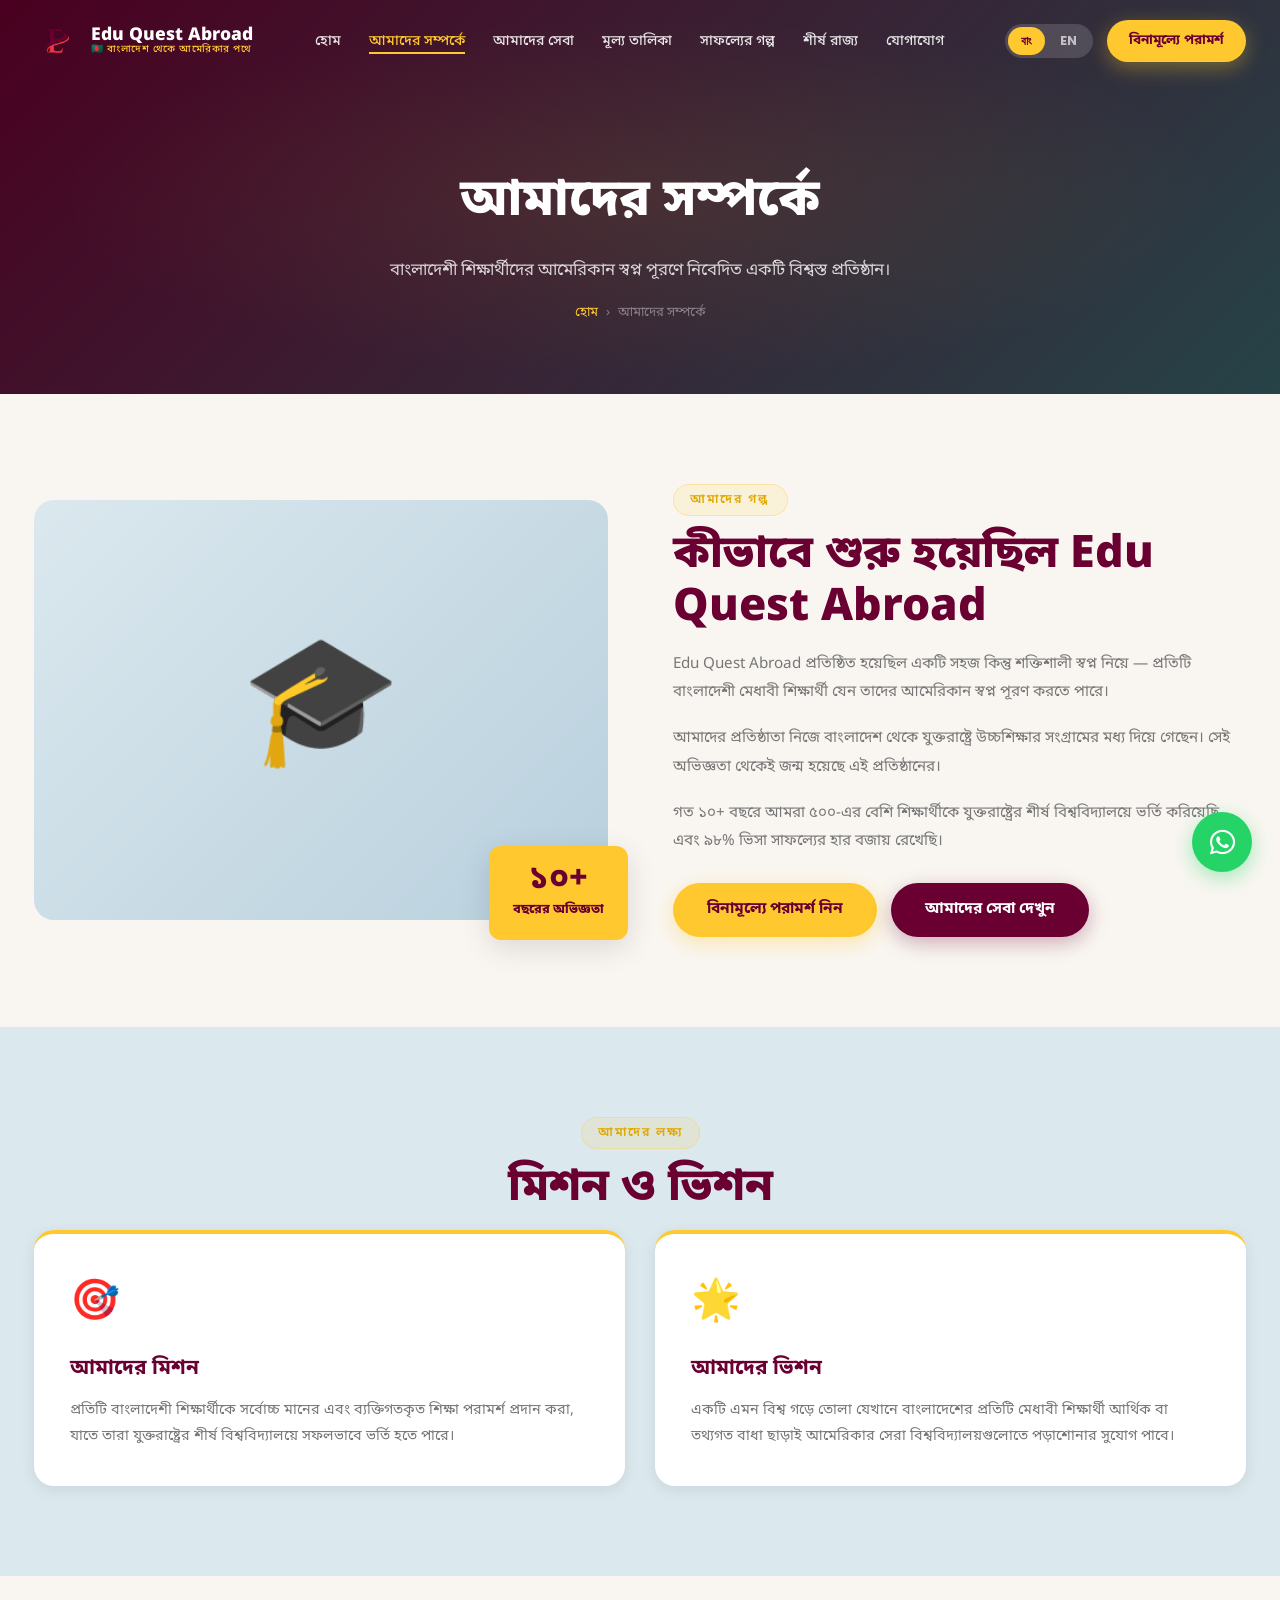
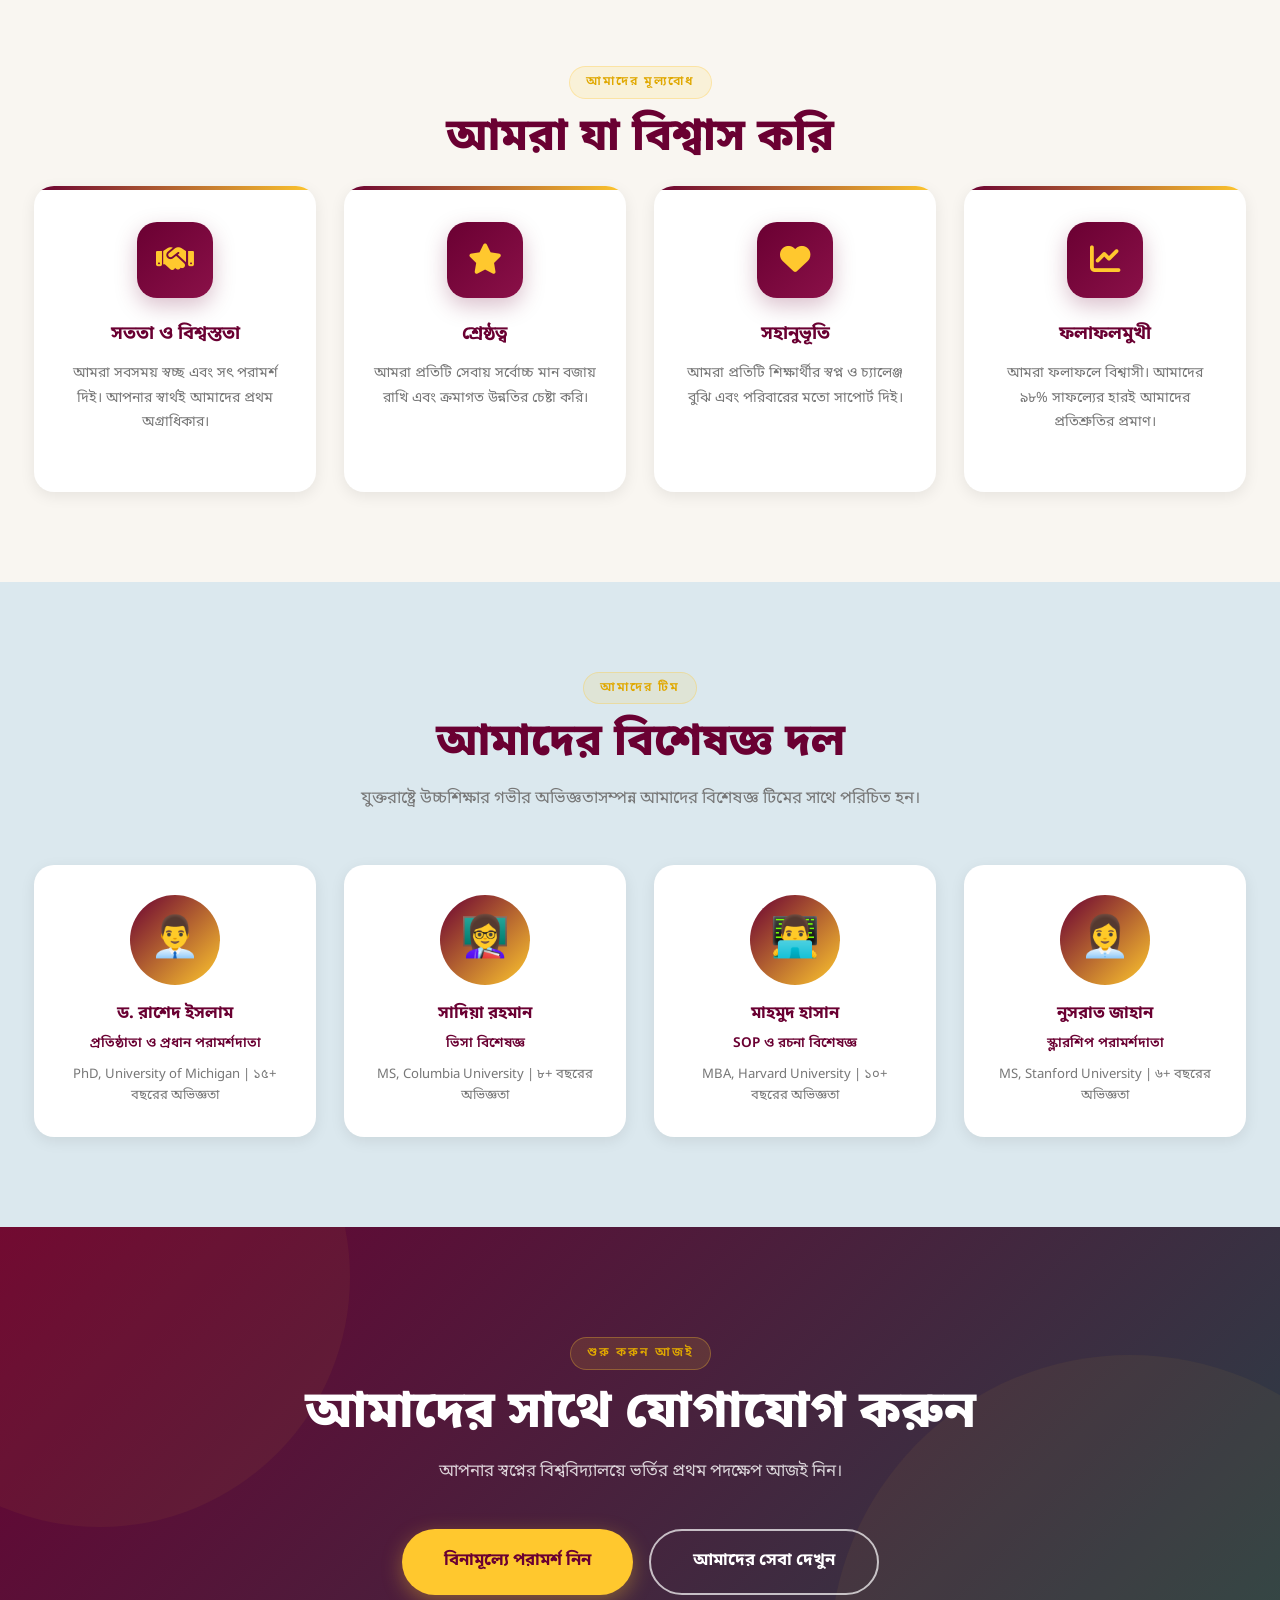
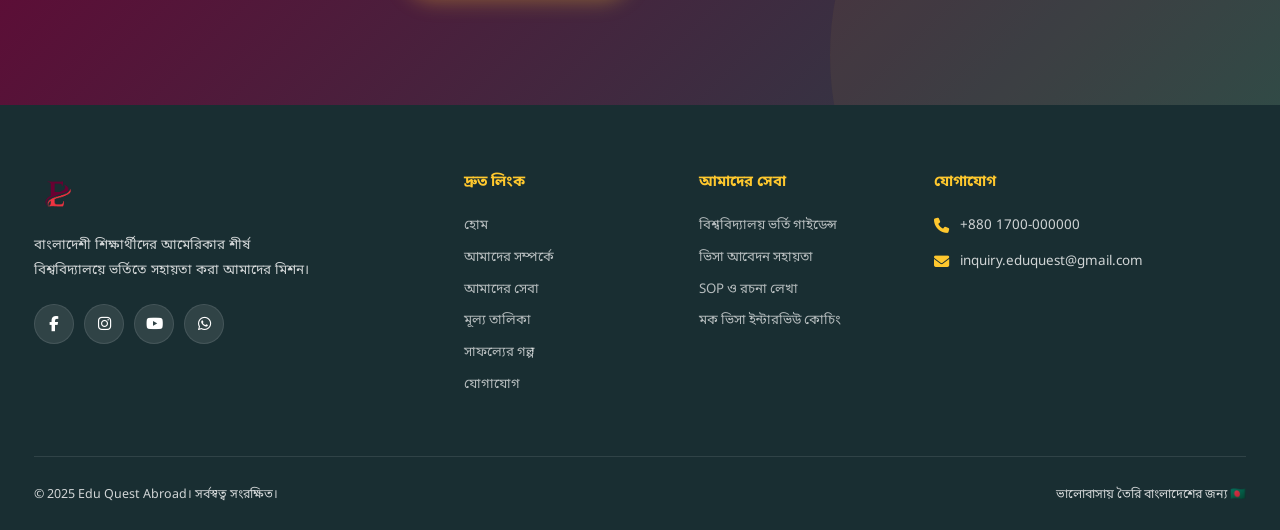
<file: about.html>
<!DOCTYPE html>
<html lang="bn">
<head>
  <meta charset="UTF-8" />
  <meta name="viewport" content="width=device-width, initial-scale=1.0" />
  <meta name="description" content="Edu Quest Abroad সম্পর্কে জানুন — আমাদের মিশন, ভিশন এবং অভিজ্ঞ টিম।" />
  <title>আমাদের সম্পর্কে | Edu Quest Abroad</title>
  <link rel="icon" type="image/png" href="Edu Quest Logo.png" />
  <link rel="preconnect" href="https://fonts.googleapis.com" />
  <link href="https://fonts.googleapis.com/css2?family=Noto+Sans+Bengali:wght@300;400;500;600;700;800&family=Poppins:wght@300;400;500;600;700;800&display=swap" rel="stylesheet" />
  <link rel="stylesheet" href="https://cdnjs.cloudflare.com/ajax/libs/font-awesome/6.5.0/css/all.min.css" />
  <link rel="stylesheet" href="assets/css/style.css" />
</head>
<body>

<!-- NAVBAR -->
<nav id="navbar">
  <div class="container nav-wrap">
    <a href="index.html" class="nav-logo">
      <img src="Edu Quest Logo Transparent.png" alt="Edu Quest Abroad Logo" />
      <div class="nav-logo-text">
        <span class="logo-name">Edu Quest Abroad</span>
        <span class="logo-sub" data-i18n="hero-badge">🇧🇩 বাংলাদেশ থেকে আমেরিকার পথে</span>
      </div>
    </a>
    <ul class="nav-links">
      <li><a href="index.html"            data-i18n="nav-home">হোম</a></li>
      <li><a href="about.html"            data-i18n="nav-about" class="active">আমাদের সম্পর্কে</a></li>
      <li><a href="services.html"         data-i18n="nav-services">আমাদের সেবা</a></li>
      <li><a href="pricing.html"          data-i18n="nav-pricing">মূল্য তালিকা</a></li>
      <li><a href="success-stories.html"  data-i18n="nav-stories">সাফল্যের গল্প</a></li>
      <li><a href="top-states.html"       data-i18n="nav-states">শীর্ষ রাজ্য</a></li>
      <li><a href="contact.html"          data-i18n="nav-contact">যোগাযোগ</a></li>
    </ul>
    <div class="nav-right">
      <div class="lang-toggle">
        <button class="lang-btn active" data-lang="bn">বাং</button>
        <button class="lang-btn"        data-lang="en">EN</button>
      </div>
      <a href="contact.html" class="btn btn-gold nav-cta" data-i18n="nav-cta">বিনামূল্যে পরামর্শ</a>
      <button class="hamburger" id="hamburger"><span></span><span></span><span></span></button>
    </div>
  </div>
</nav>

<!-- Mobile Nav -->
<div class="mobile-nav" id="mobile-nav">
  <button class="mobile-nav-close" id="mobile-close">✕</button>
  <a href="index.html"           data-i18n="nav-home">হোম</a>
  <a href="about.html"           data-i18n="nav-about">আমাদের সম্পর্কে</a>
  <a href="services.html"        data-i18n="nav-services">আমাদের সেবা</a>
  <a href="pricing.html"         data-i18n="nav-pricing">মূল্য তালিকা</a>
  <a href="success-stories.html" data-i18n="nav-stories">সাফল্যের গল্প</a>
  <a href="top-states.html"      data-i18n="nav-states">শীর্ষ রাজ্য</a>
  <a href="contact.html"         data-i18n="nav-contact">যোগাযোগ</a>
  <div class="mobile-lang">
    <button class="lang-btn active" data-lang="bn">বাংলা</button>
    <button class="lang-btn"        data-lang="en">English</button>
  </div>
</div>

<!-- PAGE HERO -->
<section class="page-hero">
  <div class="container">
    <h1 data-i18n="about-hero-title">আমাদের সম্পর্কে</h1>
    <p data-i18n="about-hero-sub">বাংলাদেশী শিক্ষার্থীদের আমেরিকান স্বপ্ন পূরণে নিবেদিত একটি বিশ্বস্ত প্রতিষ্ঠান।</p>
    <div class="breadcrumb">
      <a href="index.html" data-i18n="nav-home">হোম</a>
      <span>›</span>
      <span data-i18n="nav-about">আমাদের সম্পর্কে</span>
    </div>
  </div>
</section>

<!-- OUR STORY -->
<section class="section-pad" style="background:var(--beige);">
  <div class="container">
    <div class="about-story">
      <div class="about-img-wrap reveal from-left">
        <div style="width:100%;height:420px;background:linear-gradient(135deg,var(--pale-blue),#b8d0dd);border-radius:20px;display:flex;align-items:center;justify-content:center;font-size:8rem;">🎓</div>
        <div class="about-badge-float">
          <span class="num">১০+</span>
          <span class="lbl">বছরের অভিজ্ঞতা</span>
        </div>
      </div>
      <div class="reveal from-right">
        <span class="section-eyebrow" data-i18n="about-story-eye">আমাদের গল্প</span>
        <h2 class="section-title" style="text-align:left;" data-i18n="about-story-title">কীভাবে শুরু হয়েছিল Edu Quest Abroad</h2>
        <p style="color:var(--gray);line-height:1.85;margin-bottom:18px;font-size:.95rem;" data-i18n="about-story-p1">
          Edu Quest Abroad প্রতিষ্ঠিত হয়েছিল একটি সহজ কিন্তু শক্তিশালী স্বপ্ন নিয়ে — প্রতিটি বাংলাদেশী মেধাবী শিক্ষার্থী যেন তাদের আমেরিকান স্বপ্ন পূরণ করতে পারে।
        </p>
        <p style="color:var(--gray);line-height:1.85;margin-bottom:18px;font-size:.95rem;" data-i18n="about-story-p2">
          আমাদের প্রতিষ্ঠাতা নিজে বাংলাদেশ থেকে যুক্তরাষ্ট্রে উচ্চশিক্ষার সংগ্রামের মধ্য দিয়ে গেছেন। সেই অভিজ্ঞতা থেকেই জন্ম হয়েছে এই প্রতিষ্ঠানের — যাতে পরবর্তী প্রজন্মকে একই কঠিন পথ পাড়ি দিতে না হয়।
        </p>
        <p style="color:var(--gray);line-height:1.85;font-size:.95rem;" data-i18n="about-story-p3">
          গত ১০+ বছরে আমরা ৫০০-এর বেশি শিক্ষার্থীকে যুক্তরাষ্ট্রের শীর্ষ বিশ্ববিদ্যালয়ে ভর্তি করিয়েছি এবং ৯৮% ভিসা সাফল্যের হার বজায় রেখেছি।
        </p>
        <div style="display:flex;gap:14px;margin-top:28px;flex-wrap:wrap;">
          <a href="contact.html" class="btn btn-gold" data-i18n="about-cta-consult">বিনামূল্যে পরামর্শ নিন</a>
          <a href="services.html" class="btn btn-maroon" data-i18n="about-cta-services">আমাদের সেবা দেখুন</a>
        </div>
      </div>
    </div>
  </div>
</section>

<!-- MISSION & VISION -->
<section class="section-pad" style="background:var(--pale-blue);">
  <div class="container">
    <div class="text-center">
      <span class="section-eyebrow" data-i18n="about-mv-eye">আমাদের লক্ষ্য</span>
      <h2 class="section-title" data-i18n="about-mv-title">মিশন ও ভিশন</h2>
    </div>
    <div class="mv-grid" style="margin-top:10px;">
      <div class="mv-card reveal">
        <div class="mv-icon">🎯</div>
        <h3 data-i18n="about-mission-h">আমাদের মিশন</h3>
        <p data-i18n="about-mission-p">প্রতিটি বাংলাদেশী শিক্ষার্থীকে সর্বোচ্চ মানের এবং ব্যক্তিগতকৃত শিক্ষা পরামর্শ প্রদান করা, যাতে তারা যুক্তরাষ্ট্রের শীর্ষ বিশ্ববিদ্যালয়ে সফলভাবে ভর্তি হতে পারে এবং তাদের ক্যারিয়ার গড়ে তুলতে পারে।</p>
      </div>
      <div class="mv-card reveal d-2">
        <div class="mv-icon">🌟</div>
        <h3 data-i18n="about-vision-h">আমাদের ভিশন</h3>
        <p data-i18n="about-vision-p">একটি এমন বিশ্ব গড়ে তোলা যেখানে বাংলাদেশের প্রতিটি মেধাবী শিক্ষার্থী আর্থিক বা তথ্যগত বাধা ছাড়াই আমেরিকার সেরা বিশ্ববিদ্যালয়গুলোতে পড়াশোনার সুযোগ পাবে।</p>
      </div>
    </div>
  </div>
</section>

<!-- VALUES -->
<section class="section-pad" style="background:var(--beige);">
  <div class="container">
    <div class="text-center">
      <span class="section-eyebrow" data-i18n="about-values-eye">আমাদের মূল্যবোধ</span>
      <h2 class="section-title" data-i18n="about-values-title">আমরা যা বিশ্বাস করি</h2>
    </div>
    <div class="services-grid" style="margin-top:20px;">
      <div class="service-card reveal">
        <div class="svc-icon-wrap"><i class="fas fa-handshake"></i></div>
        <h3 class="svc-title" data-i18n="about-val1-h">সততা ও বিশ্বস্ততা</h3>
        <p class="svc-desc" data-i18n="about-val1-p">আমরা সবসময় স্বচ্ছ এবং সৎ পরামর্শ দিই। আপনার স্বার্থই আমাদের প্রথম অগ্রাধিকার।</p>
      </div>
      <div class="service-card reveal d-1">
        <div class="svc-icon-wrap"><i class="fas fa-star"></i></div>
        <h3 class="svc-title" data-i18n="about-val2-h">শ্রেষ্ঠত্ব</h3>
        <p class="svc-desc" data-i18n="about-val2-p">আমরা প্রতিটি সেবায় সর্বোচ্চ মান বজায় রাখি এবং ক্রমাগত উন্নতির চেষ্টা করি।</p>
      </div>
      <div class="service-card reveal d-2">
        <div class="svc-icon-wrap"><i class="fas fa-heart"></i></div>
        <h3 class="svc-title" data-i18n="about-val3-h">সহানুভূতি</h3>
        <p class="svc-desc" data-i18n="about-val3-p">আমরা প্রতিটি শিক্ষার্থীর স্বপ্ন ও চ্যালেঞ্জ বুঝি এবং পরিবারের মতো সাপোর্ট দিই।</p>
      </div>
      <div class="service-card reveal d-3">
        <div class="svc-icon-wrap"><i class="fas fa-chart-line"></i></div>
        <h3 class="svc-title" data-i18n="about-val4-h">ফলাফলমুখী</h3>
        <p class="svc-desc" data-i18n="about-val4-p">আমরা ফলাফলে বিশ্বাসী। আমাদের ৯৮% সাফল্যের হারই আমাদের প্রতিশ্রুতির প্রমাণ।</p>
      </div>
    </div>
  </div>
</section>

<!-- TEAM -->
<section class="section-pad" style="background:var(--pale-blue);">
  <div class="container">
    <div class="text-center">
      <span class="section-eyebrow" data-i18n="about-team-eye">আমাদের টিম</span>
      <h2 class="section-title" data-i18n="about-team-title">আমাদের বিশেষজ্ঞ দল</h2>
      <p class="section-sub" data-i18n="about-team-sub">যুক্তরাষ্ট্রে উচ্চশিক্ষার গভীর অভিজ্ঞতাসম্পন্ন আমাদের বিশেষজ্ঞ টিমের সাথে পরিচিত হন।</p>
    </div>
    <div class="team-grid">
      <div class="team-card reveal">
        <div class="team-avatar">👨‍💼</div>
        <h4>ড. রাশেদ ইসলাম</h4>
        <p style="color:var(--maroon);font-weight:600;font-size:.85rem;">প্রতিষ্ঠাতা ও প্রধান পরামর্শদাতা</p>
        <p style="font-size:.82rem;color:var(--gray);margin-top:8px;">PhD, University of Michigan | ১৫+ বছরের অভিজ্ঞতা</p>
      </div>
      <div class="team-card reveal d-1">
        <div class="team-avatar">👩‍🏫</div>
        <h4>সাদিয়া রহমান</h4>
        <p style="color:var(--maroon);font-weight:600;font-size:.85rem;">ভিসা বিশেষজ্ঞ</p>
        <p style="font-size:.82rem;color:var(--gray);margin-top:8px;">MS, Columbia University | ৮+ বছরের অভিজ্ঞতা</p>
      </div>
      <div class="team-card reveal d-2">
        <div class="team-avatar">👨‍💻</div>
        <h4>মাহমুদ হাসান</h4>
        <p style="color:var(--maroon);font-weight:600;font-size:.85rem;">SOP ও রচনা বিশেষজ্ঞ</p>
        <p style="font-size:.82rem;color:var(--gray);margin-top:8px;">MBA, Harvard University | ১০+ বছরের অভিজ্ঞতা</p>
      </div>
      <div class="team-card reveal d-3">
        <div class="team-avatar">👩‍💼</div>
        <h4>নুসরাত জাহান</h4>
        <p style="color:var(--maroon);font-weight:600;font-size:.85rem;">স্কলারশিপ পরামর্শদাতা</p>
        <p style="font-size:.82rem;color:var(--gray);margin-top:8px;">MS, Stanford University | ৬+ বছরের অভিজ্ঞতা</p>
      </div>
    </div>
  </div>
</section>

<!-- CTA -->
<section id="cta-final">
  <div class="container cta-inner">
    <span class="section-eyebrow" data-i18n="sec-cta-eye">শুরু করুন আজই</span>
    <h2 class="section-title" style="color:white;" data-i18n="about-cta-h2">আমাদের সাথে যোগাযোগ করুন</h2>
    <p class="section-sub" style="color:rgba(255,255,255,.8);" data-i18n="about-cta-p">আপনার স্বপ্নের বিশ্ববিদ্যালয়ে ভর্তির প্রথম পদক্ষেপ আজই নিন।</p>
    <div class="cta-btns">
      <a href="contact.html" class="btn btn-gold btn-lg" data-i18n="about-cta-consult">📅 বিনামূল্যে পরামর্শ নিন</a>
      <a href="services.html" class="btn btn-outline-white btn-lg" data-i18n="about-cta-services">আমাদের সেবা দেখুন</a>
    </div>
  </div>
</section>

<!-- FOOTER -->
<footer>
  <div class="container">
    <div class="footer-top">
      <div class="footer-about">
        <img src="Edu Quest Logo Transparent.png" alt="Edu Quest Abroad" class="footer-logo" />
        <p data-i18n="foot-about">বাংলাদেশী শিক্ষার্থীদের আমেরিকার শীর্ষ বিশ্ববিদ্যালয়ে ভর্তিতে সহায়তা করা আমাদের মিশন।</p>
        <div class="footer-socials">
          <a href="#" class="soc-btn"><i class="fab fa-facebook-f"></i></a>
          <a href="#" class="soc-btn"><i class="fab fa-instagram"></i></a>
          <a href="#" class="soc-btn"><i class="fab fa-youtube"></i></a>
          <a href="#" class="soc-btn"><i class="fab fa-whatsapp"></i></a>
        </div>
      </div>
      <div>
        <h4 class="footer-heading" data-i18n="foot-links-h">দ্রুত লিংক</h4>
        <div class="footer-links">
          <a href="index.html"           data-i18n="nav-home">হোম</a>
          <a href="about.html"           data-i18n="nav-about">আমাদের সম্পর্কে</a>
          <a href="services.html"        data-i18n="nav-services">আমাদের সেবা</a>
          <a href="pricing.html"         data-i18n="nav-pricing">মূল্য তালিকা</a>
          <a href="success-stories.html" data-i18n="nav-stories">সাফল্যের গল্প</a>
          <a href="contact.html"         data-i18n="nav-contact">যোগাযোগ</a>
        </div>
      </div>
      <div>
        <h4 class="footer-heading" data-i18n="foot-svc-h">আমাদের সেবা</h4>
        <div class="footer-links">
          <a href="services.html" data-i18n="svc-1-title">বিশ্ববিদ্যালয় ভর্তি গাইডেন্স</a>
          <a href="services.html" data-i18n="svc-2-title">ভিসা আবেদন সহায়তা</a>
          <a href="services.html" data-i18n="svc-3-title">SOP ও রচনা লেখা</a>
          <a href="services.html" data-i18n="mock-title">মক ভিসা ইন্টারভিউ কোচিং</a>
        </div>
      </div>
      <div>
        <h4 class="footer-heading" data-i18n="foot-contact-h">যোগাযোগ</h4>
        <div class="contact-line"><i class="fas fa-phone"></i><span>+880 1700-000000</span></div>
        <div class="contact-line"><i class="fas fa-envelope"></i><span>inquiry.eduquest@gmail.com</span></div>
      </div>
    </div>
    <div class="footer-bottom">
      <p data-i18n="foot-copy">© 2025 Edu Quest Abroad। সর্বস্বত্ব সংরক্ষিত।</p>
      <p data-i18n="foot-made">ভালোবাসায় তৈরি বাংলাদেশের জন্য 🇧🇩</p>
    </div>
  </div>
</footer>

<a href="https://wa.me/8801700000000" class="wa-float" target="_blank"><i class="fab fa-whatsapp"></i></a>
<script src="assets/js/main.js"></script>
</body>
</html>
</file>
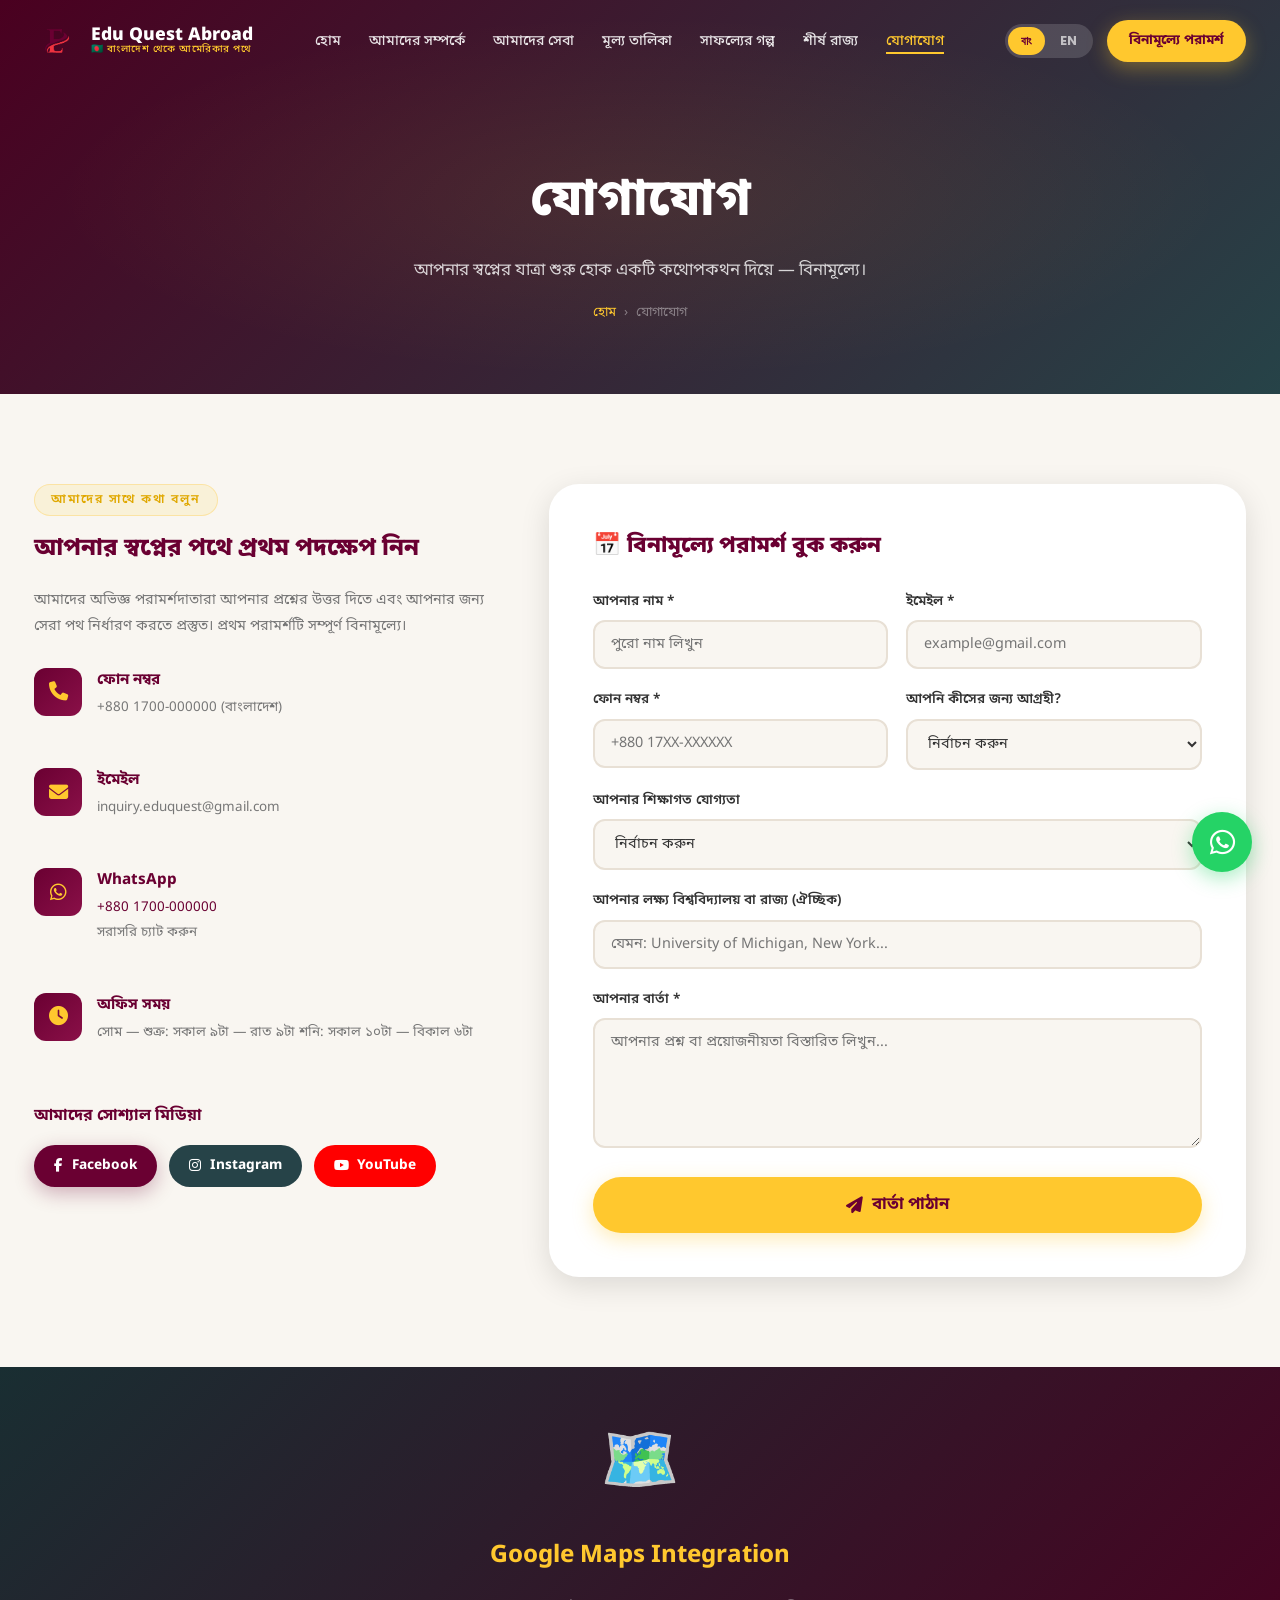
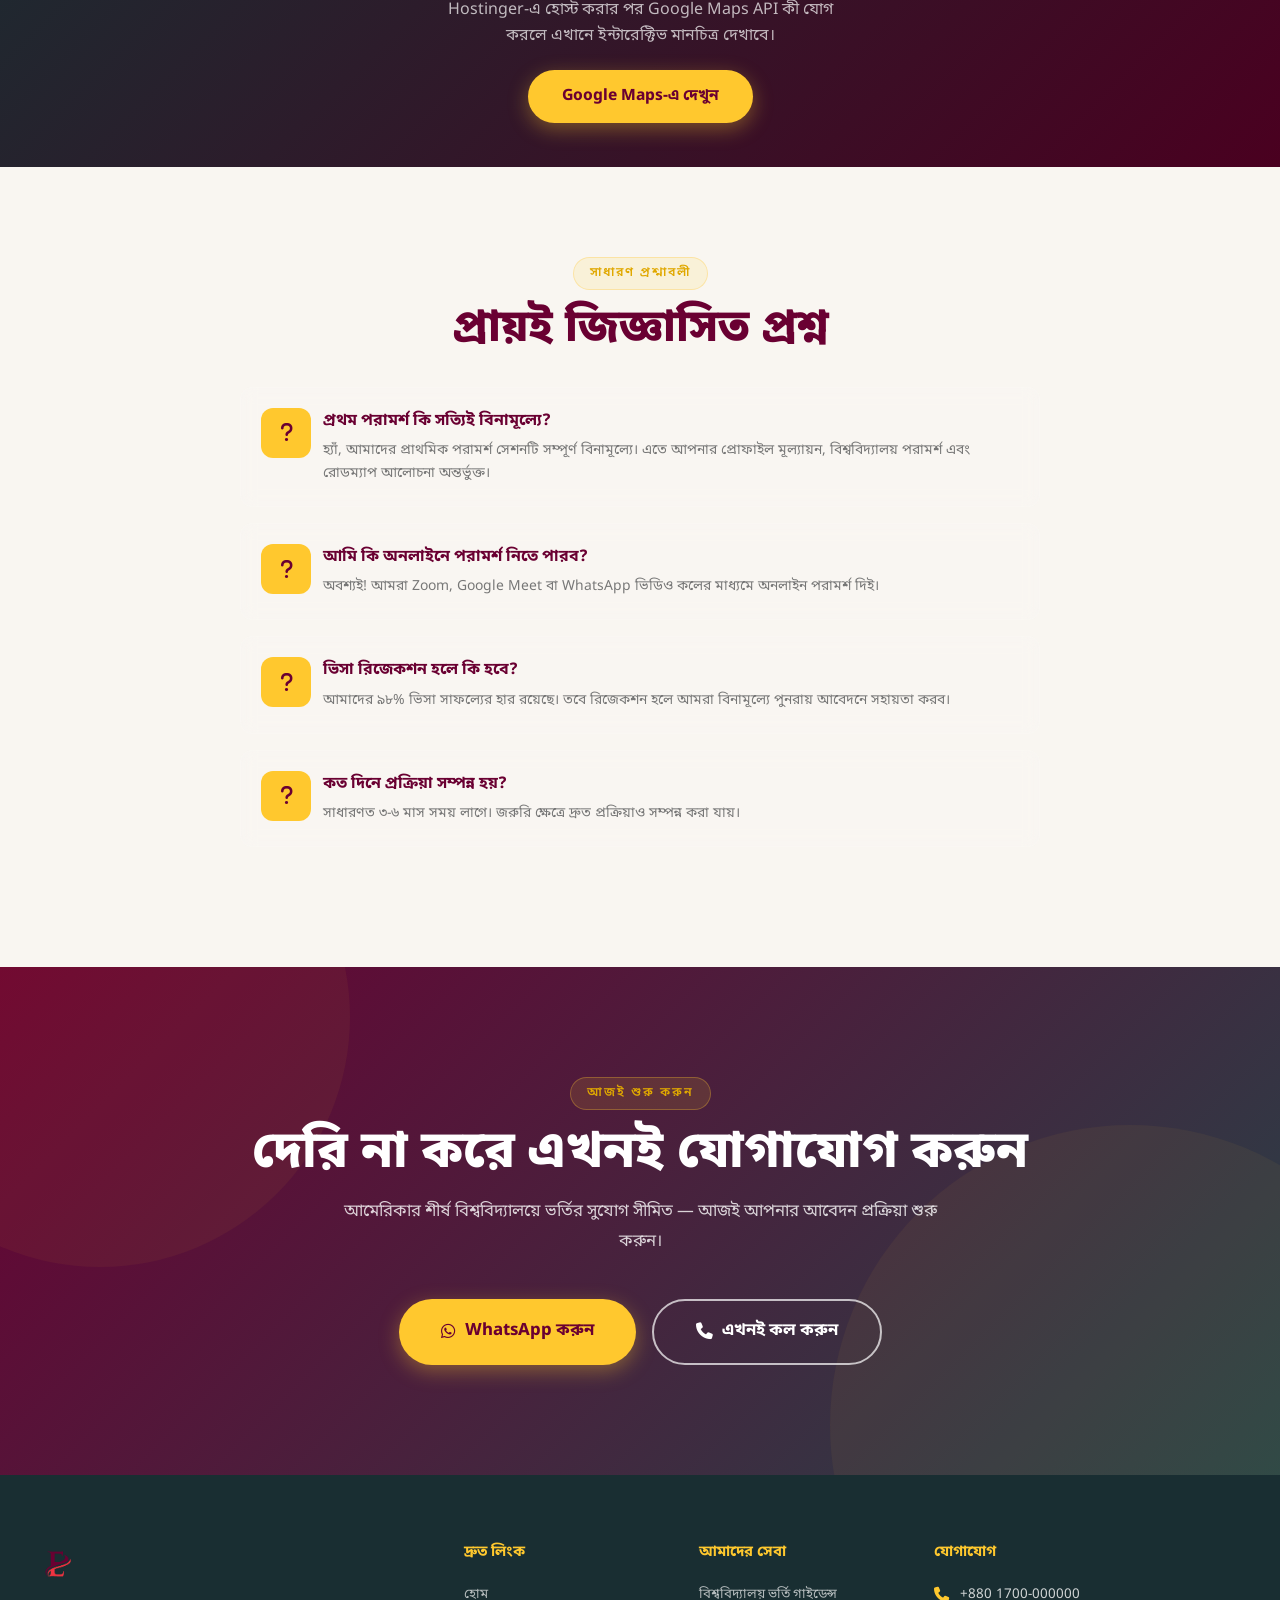
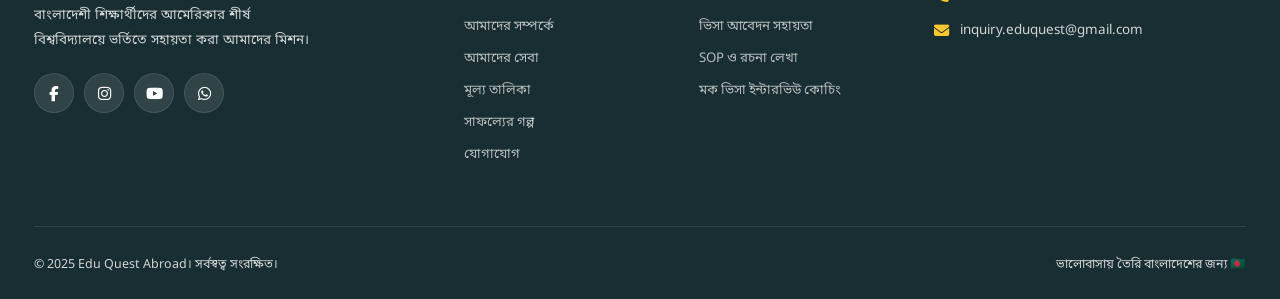
<file: contact.html>
<!DOCTYPE html>
<html lang="bn">
<head>
  <meta charset="UTF-8" />
  <meta name="viewport" content="width=device-width, initial-scale=1.0" />
  <title>যোগাযোগ | Edu Quest Abroad</title>
  <link rel="icon" type="image/png" href="Edu Quest Logo.png" />
  <link rel="preconnect" href="https://fonts.googleapis.com" />
  <link href="https://fonts.googleapis.com/css2?family=Noto+Sans+Bengali:wght@300;400;500;600;700;800&family=Poppins:wght@300;400;500;600;700;800&display=swap" rel="stylesheet" />
  <link rel="stylesheet" href="https://cdnjs.cloudflare.com/ajax/libs/font-awesome/6.5.0/css/all.min.css" />
  <link rel="stylesheet" href="assets/css/style.css" />
</head>
<body>

<!-- NAVBAR -->
<nav id="navbar">
  <div class="container nav-wrap">
    <a href="index.html" class="nav-logo">
      <img src="Edu Quest Logo Transparent.png" alt="Edu Quest Abroad Logo" />
      <div class="nav-logo-text">
        <span class="logo-name">Edu Quest Abroad</span>
        <span class="logo-sub" data-i18n="hero-badge">🇧🇩 বাংলাদেশ থেকে আমেরিকার পথে</span>
      </div>
    </a>
    <ul class="nav-links">
      <li><a href="index.html"            data-i18n="nav-home">হোম</a></li>
      <li><a href="about.html"            data-i18n="nav-about">আমাদের সম্পর্কে</a></li>
      <li><a href="services.html"         data-i18n="nav-services">আমাদের সেবা</a></li>
      <li><a href="pricing.html"          data-i18n="nav-pricing">মূল্য তালিকা</a></li>
      <li><a href="success-stories.html"  data-i18n="nav-stories">সাফল্যের গল্প</a></li>
      <li><a href="top-states.html"       data-i18n="nav-states">শীর্ষ রাজ্য</a></li>
      <li><a href="contact.html"          data-i18n="nav-contact" class="active">যোগাযোগ</a></li>
    </ul>
    <div class="nav-right">
      <div class="lang-toggle">
        <button class="lang-btn active" data-lang="bn">বাং</button>
        <button class="lang-btn"        data-lang="en">EN</button>
      </div>
      <a href="contact.html" class="btn btn-gold nav-cta" data-i18n="nav-cta">বিনামূল্যে পরামর্শ</a>
      <button class="hamburger" id="hamburger"><span></span><span></span><span></span></button>
    </div>
  </div>
</nav>

<div class="mobile-nav" id="mobile-nav">
  <button class="mobile-nav-close" id="mobile-close">✕</button>
  <a href="index.html"           data-i18n="nav-home">হোম</a>
  <a href="about.html"           data-i18n="nav-about">আমাদের সম্পর্কে</a>
  <a href="services.html"        data-i18n="nav-services">আমাদের সেবা</a>
  <a href="pricing.html"         data-i18n="nav-pricing">মূল্য তালিকা</a>
  <a href="success-stories.html" data-i18n="nav-stories">সাফল্যের গল্প</a>
  <a href="top-states.html"      data-i18n="nav-states">শীর্ষ রাজ্য</a>
  <a href="contact.html"         data-i18n="nav-contact">যোগাযোগ</a>
  <div class="mobile-lang">
    <button class="lang-btn active" data-lang="bn">বাংলা</button>
    <button class="lang-btn"        data-lang="en">English</button>
  </div>
</div>

<!-- PAGE HERO -->
<section class="page-hero">
  <div class="container">
    <h1 data-i18n="nav-contact">যোগাযোগ করুন</h1>
    <p data-i18n="contact-hero-sub">আপনার স্বপ্নের যাত্রা শুরু হোক একটি কথোপকথন দিয়ে — বিনামূল্যে।</p>
    <div class="breadcrumb">
      <a href="index.html" data-i18n="nav-home">হোম</a>
      <span>›</span>
      <span data-i18n="nav-contact">যোগাযোগ</span>
    </div>
  </div>
</section>

<!-- CONTACT SECTION -->
<section class="section-pad" style="background:var(--beige);">
  <div class="container">
    <div class="contact-grid">

      <!-- Left: Info -->
      <div class="contact-info reveal from-left">
        <span class="section-eyebrow" data-i18n="contact-info-eye">আমাদের সাথে কথা বলুন</span>
        <h3 data-i18n="contact-info-h3">আপনার স্বপ্নের পথে প্রথম পদক্ষেপ নিন</h3>
        <p data-i18n="contact-info-p">আমাদের অভিজ্ঞ পরামর্শদাতারা আপনার প্রশ্নের উত্তর দিতে এবং আপনার জন্য সেরা পথ নির্ধারণ করতে প্রস্তুত। প্রথম পরামর্শটি সম্পূর্ণ বিনামূল্যে।</p>

        <div class="info-item">
          <div class="info-icon"><i class="fas fa-phone"></i></div>
          <div class="info-txt">
            <h4 data-i18n="contact-phone-h">ফোন নম্বর</h4>
            <p>+880 1700-000000 <span data-i18n="contact-bd-label">(বাংলাদেশ)</span></p>
          </div>
        </div>

        <div class="info-item">
          <div class="info-icon"><i class="fas fa-envelope"></i></div>
          <div class="info-txt">
            <h4 data-i18n="contact-email-h">ইমেইল</h4>
            <p>inquiry.eduquest@gmail.com</p>
          </div>
        </div>

        <div class="info-item">
          <div class="info-icon"><i class="fab fa-whatsapp"></i></div>
          <div class="info-txt">
            <h4>WhatsApp</h4>
            <p><a href="https://wa.me/8801700000000" target="_blank" style="color:var(--maroon);">+880 1700-000000</a><br/><span data-i18n="contact-wa-chat">সরাসরি চ্যাট করুন</span></p>
          </div>
        </div>

        <div class="info-item">
          <div class="info-icon"><i class="fas fa-clock"></i></div>
          <div class="info-txt">
            <h4 data-i18n="contact-hours-h">অফিস সময়</h4>
            <p data-i18n="contact-hours-p">সোম — শুক্র: সকাল ৯টা — রাত ৯টা<br/>শনি: সকাল ১০টা — বিকাল ৬টা</p>
          </div>
        </div>

        <!-- Social Links -->
        <div style="margin-top:30px;">
          <h4 style="color:var(--maroon);font-weight:700;margin-bottom:15px;">আমাদের সোশ্যাল মিডিয়া</h4>
          <div style="display:flex;gap:12px;flex-wrap:wrap;">
            <a href="#" class="btn btn-maroon" style="padding:10px 20px;font-size:.85rem;"><i class="fab fa-facebook-f"></i> Facebook</a>
            <a href="#" class="btn btn-teal"   style="padding:10px 20px;font-size:.85rem;"><i class="fab fa-instagram"></i> Instagram</a>
            <a href="#" style="background:#FF0000;color:white;padding:10px 20px;font-size:.85rem;border-radius:50px;display:inline-flex;align-items:center;gap:8px;font-weight:700;"><i class="fab fa-youtube"></i> YouTube</a>
          </div>
        </div>
      </div>

      <!-- Right: Form -->
      <div class="contact-form-wrap reveal from-right">
        <h3 data-i18n="contact-form-h">📅 বিনামূল্যে পরামর্শ বুক করুন</h3>

        <form id="contact-form" action="mailto:inquiry.eduquest@gmail.com" method="post" enctype="text/plain" novalidate>
          <div class="form-row">
            <div class="form-group">
              <label data-i18n="form-name-label">আপনার নাম *</label>
              <input type="text" data-i18n-ph="form-name-ph" placeholder="পুরো নাম লিখুন" required />
            </div>
            <div class="form-group">
              <label data-i18n="form-email-label">ইমেইল *</label>
              <input type="email" placeholder="example@gmail.com" required />
            </div>
          </div>

          <div class="form-row">
            <div class="form-group">
              <label data-i18n="form-phone-label">ফোন নম্বর *</label>
              <input type="tel" placeholder="+880 17XX-XXXXXX" required />
            </div>
            <div class="form-group">
              <label data-i18n="form-interest-label">আপনি কীসের জন্য আগ্রহী?</label>
              <select>
                <option value="" data-i18n="form-select-default">বিষয় নির্বাচন করুন</option>
                <option data-i18n="svc-1-title">বিশ্ববিদ্যালয় ভর্তি গাইডেন্স</option>
                <option data-i18n="svc-2-title">ভিসা আবেদন সহায়তা</option>
                <option data-i18n="svc-3-title">SOP ও রচনা লেখা</option>
                <option data-i18n="mock-title">মক ভিসা ইন্টারভিউ কোচিং</option>
                <option data-i18n="mock-title">মক ভিসা ইন্টারভিউ কোচিং</option>
                <option data-i18n="form-general-consult">সাধারণ পরামর্শ</option>
              </select>
            </div>
          </div>

          <div class="form-group">
            <label data-i18n="form-edu-label">আপনার শিক্ষাগত যোগ্যতা</label>
            <select>
              <option value="" data-i18n="form-select-default">নির্বাচন করুন</option>
              <option>SSC / O Level</option>
              <option>HSC / A Level</option>
              <option data-i18n="form-undergrad-ongoing">স্নাতক (অধ্যয়নরত)</option>
              <option data-i18n="form-undergrad-done">স্নাতক (সম্পন্ন)</option>
              <option data-i18n="form-masters">স্নাতকোত্তর</option>
            </select>
          </div>

          <div class="form-group">
            <label data-i18n="form-target-label">আপনার লক্ষ্য বিশ্ববিদ্যালয় বা রাজ্য (ঐচ্ছিক)</label>
            <input type="text" data-i18n-ph="form-target-ph" placeholder="যেমন: University of Michigan, New York..." />
          </div>

          <div class="form-group">
            <label data-i18n="form-msg-label">আপনার বার্তা *</label>
            <textarea data-i18n-ph="form-msg-ph" placeholder="আপনার প্রশ্ন বা প্রয়োজনীয়তা বিস্তারিত লিখুন..." required></textarea>
          </div>

          <!-- Anti-spam honeypot (hidden) -->
          <input type="text" name="website" style="display:none;" tabindex="-1" autocomplete="off" />

          <button type="submit" class="btn btn-gold btn-lg" style="width:100%;justify-content:center;">
            <i class="fas fa-paper-plane"></i> <span data-i18n="form-submit-btn">বার্তা পাঠান</span>
          </button>

          <div id="form-success" class="form-success">
            <i class="fas fa-check-circle" style="font-size:1.5rem;margin-bottom:8px;display:block;"></i>
            <span data-i18n="form-success-msg">আপনার বার্তা সফলভাবে পাঠানো হয়েছে! আমরা ২৪ ঘণ্টার মধ্যে যোগাযোগ করব।</span>
          </div>
        </form>
      </div>

    </div>
  </div>
</section>

<!-- MAP -->
<section style="background:var(--pale-blue);padding:0;">
  <div style="width:100%;height:400px;background:linear-gradient(135deg,var(--teal-d),var(--maroon-d));display:flex;align-items:center;justify-content:center;flex-direction:column;gap:20px;">
    <div style="font-size:4rem;">🗺️</div>
    <h3 style="color:var(--gold);font-size:1.5rem;font-weight:700;">Google Maps Integration</h3>
    <p style="color:rgba(255,255,255,.7);text-align:center;max-width:400px;">
      Hostinger-এ হোস্ট করার পর Google Maps API কী যোগ করলে এখানে ইন্টারেক্টিভ মানচিত্র দেখাবে।
    </p>
    <a href="https://maps.google.com" target="_blank" class="btn btn-gold">Google Maps-এ দেখুন</a>
  </div>
</section>

<!-- FAQ -->
<section class="section-pad" style="background:var(--beige);">
  <div class="container">
    <div class="text-center">
      <span class="section-eyebrow" data-i18n="faq-eye">সাধারণ প্রশ্নাবলী</span>
      <h2 class="section-title" data-i18n="faq-title">প্রায়ই জিজ্ঞাসিত প্রশ্ন</h2>
    </div>
    <div style="max-width:800px;margin:30px auto;display:flex;flex-direction:column;gap:16px;">

      <div class="feature-item reveal" style="flex-direction:column;align-items:flex-start;">
        <div style="display:flex;gap:12px;align-items:flex-start;">
          <div class="feat-icon"><i class="fas fa-question"></i></div>
          <div>
            <h4 style="color:var(--maroon);font-size:1rem;margin-bottom:6px;" data-i18n="faq-q1">প্রথম পরামর্শ কি সত্যিই বিনামূল্যে?</h4>
            <p style="font-size:.87rem;color:var(--gray);" data-i18n="faq-a1">হ্যাঁ, আমাদের প্রাথমিক পরামর্শ সেশনটি সম্পূর্ণ বিনামূল্যে। এতে আপনার প্রোফাইল মূল্যায়ন, বিশ্ববিদ্যালয় পরামর্শ এবং রোডম্যাপ আলোচনা অন্তর্ভুক্ত।</p>
          </div>
        </div>
      </div>

      <div class="feature-item reveal d-1" style="flex-direction:column;align-items:flex-start;">
        <div style="display:flex;gap:12px;align-items:flex-start;">
          <div class="feat-icon"><i class="fas fa-question"></i></div>
          <div>
            <h4 style="color:var(--maroon);font-size:1rem;margin-bottom:6px;" data-i18n="faq-q2">আমি কি অনলাইনে পরামর্শ নিতে পারব?</h4>
            <p style="font-size:.87rem;color:var(--gray);" data-i18n="faq-a2">অবশ্যই! আমরা Zoom, Google Meet বা WhatsApp ভিডিও কলের মাধ্যমে অনলাইন পরামর্শ দিই। বাংলাদেশ থেকেও সহজেই আমাদের সেবা নিতে পারবেন।</p>
          </div>
        </div>
      </div>

      <div class="feature-item reveal d-2" style="flex-direction:column;align-items:flex-start;">
        <div style="display:flex;gap:12px;align-items:flex-start;">
          <div class="feat-icon"><i class="fas fa-question"></i></div>
          <div>
            <h4 style="color:var(--maroon);font-size:1rem;margin-bottom:6px;" data-i18n="faq-q3">ভিসা রিজেকশন হলে কি হবে?</h4>
            <p style="font-size:.87rem;color:var(--gray);" data-i18n="faq-a3">আমাদের ৯৮% ভিসা সাফল্যের হার রয়েছে। তবে যদি কোনো কারণে রিজেকশন হয়, আমরা বিনামূল্যে পুনরায় আবেদনে সহায়তা করব।</p>
          </div>
        </div>
      </div>

      <div class="feature-item reveal d-3" style="flex-direction:column;align-items:flex-start;">
        <div style="display:flex;gap:12px;align-items:flex-start;">
          <div class="feat-icon"><i class="fas fa-question"></i></div>
          <div>
            <h4 style="color:var(--maroon);font-size:1rem;margin-bottom:6px;" data-i18n="faq-q4">কত দিনে প্রক্রিয়া সম্পন্ন হয়?</h4>
            <p style="font-size:.87rem;color:var(--gray);" data-i18n="faq-a4">সাধারণত বিশ্ববিদ্যালয়ের ডেডলাইনের উপর নির্ভর করে ৩-৬ মাস সময় লাগে। তবে জরুরি ক্ষেত্রে আমরা দ্রুত প্রক্রিয়াও সম্পন্ন করতে পারি।</p>
          </div>
        </div>
      </div>

    </div>
  </div>
</section>

<!-- CTA -->
<section id="cta-final">
  <div class="container cta-inner">
    <span class="section-eyebrow">আজই শুরু করুন</span>
    <h2 class="section-title" style="color:white;">দেরি না করে এখনই যোগাযোগ করুন</h2>
    <p class="section-sub" style="color:rgba(255,255,255,.8);">আমেরিকার শীর্ষ বিশ্ববিদ্যালয়ে ভর্তির সুযোগ সীমিত — আজই আপনার আবেদন প্রক্রিয়া শুরু করুন।</p>
    <div class="cta-btns">
      <a href="https://wa.me/8801700000000" target="_blank" class="btn btn-gold btn-lg"><i class="fab fa-whatsapp"></i> <span data-i18n="contact-wa-btn">WhatsApp করুন</span></a>
      <a href="tel:+8801700000000" class="btn btn-outline-white btn-lg"><i class="fas fa-phone"></i> <span data-i18n="contact-call-btn">এখনই কল করুন</span></a>
    </div>
  </div>
</section>

<!-- FOOTER -->
<footer>
  <div class="container">
    <div class="footer-top">
      <div class="footer-about">
        <img src="Edu Quest Logo Transparent.png" alt="Edu Quest Abroad" class="footer-logo" />
        <p data-i18n="foot-about">বাংলাদেশী শিক্ষার্থীদের আমেরিকার শীর্ষ বিশ্ববিদ্যালয়ে ভর্তিতে সহায়তা করা আমাদের মিশন।</p>
        <div class="footer-socials">
          <a href="#" class="soc-btn"><i class="fab fa-facebook-f"></i></a>
          <a href="#" class="soc-btn"><i class="fab fa-instagram"></i></a>
          <a href="#" class="soc-btn"><i class="fab fa-youtube"></i></a>
          <a href="#" class="soc-btn"><i class="fab fa-whatsapp"></i></a>
        </div>
      </div>
      <div>
        <h4 class="footer-heading" data-i18n="foot-links-h">দ্রুত লিংক</h4>
        <div class="footer-links">
          <a href="index.html"           data-i18n="nav-home">হোম</a>
          <a href="about.html"           data-i18n="nav-about">আমাদের সম্পর্কে</a>
          <a href="services.html"        data-i18n="nav-services">আমাদের সেবা</a>
          <a href="pricing.html"         data-i18n="nav-pricing">মূল্য তালিকা</a>
          <a href="success-stories.html" data-i18n="nav-stories">সাফল্যের গল্প</a>
          <a href="contact.html"         data-i18n="nav-contact">যোগাযোগ</a>
        </div>
      </div>
      <div>
        <h4 class="footer-heading" data-i18n="foot-svc-h">আমাদের সেবা</h4>
        <div class="footer-links">
          <a href="services.html" data-i18n="svc-1-title">বিশ্ববিদ্যালয় ভর্তি গাইডেন্স</a>
          <a href="services.html" data-i18n="svc-2-title">ভিসা আবেদন সহায়তা</a>
          <a href="services.html" data-i18n="svc-3-title">SOP ও রচনা লেখা</a>
          <a href="services.html" data-i18n="mock-title">মক ভিসা ইন্টারভিউ কোচিং</a>
        </div>
      </div>
      <div>
        <h4 class="footer-heading" data-i18n="foot-contact-h">যোগাযোগ</h4>
        <div class="contact-line"><i class="fas fa-phone"></i><span>+880 1700-000000</span></div>
        <div class="contact-line"><i class="fas fa-envelope"></i><span>inquiry.eduquest@gmail.com</span></div>
      </div>
    </div>
    <div class="footer-bottom">
      <p data-i18n="foot-copy">© 2025 Edu Quest Abroad। সর্বস্বত্ব সংরক্ষিত।</p>
      <p data-i18n="foot-made">ভালোবাসায় তৈরি বাংলাদেশের জন্য 🇧🇩</p>
    </div>
  </div>
</footer>

<a href="https://wa.me/8801700000000" class="wa-float" target="_blank"><i class="fab fa-whatsapp"></i></a>
<script src="assets/js/main.js"></script>
</body>
</html>
</file>
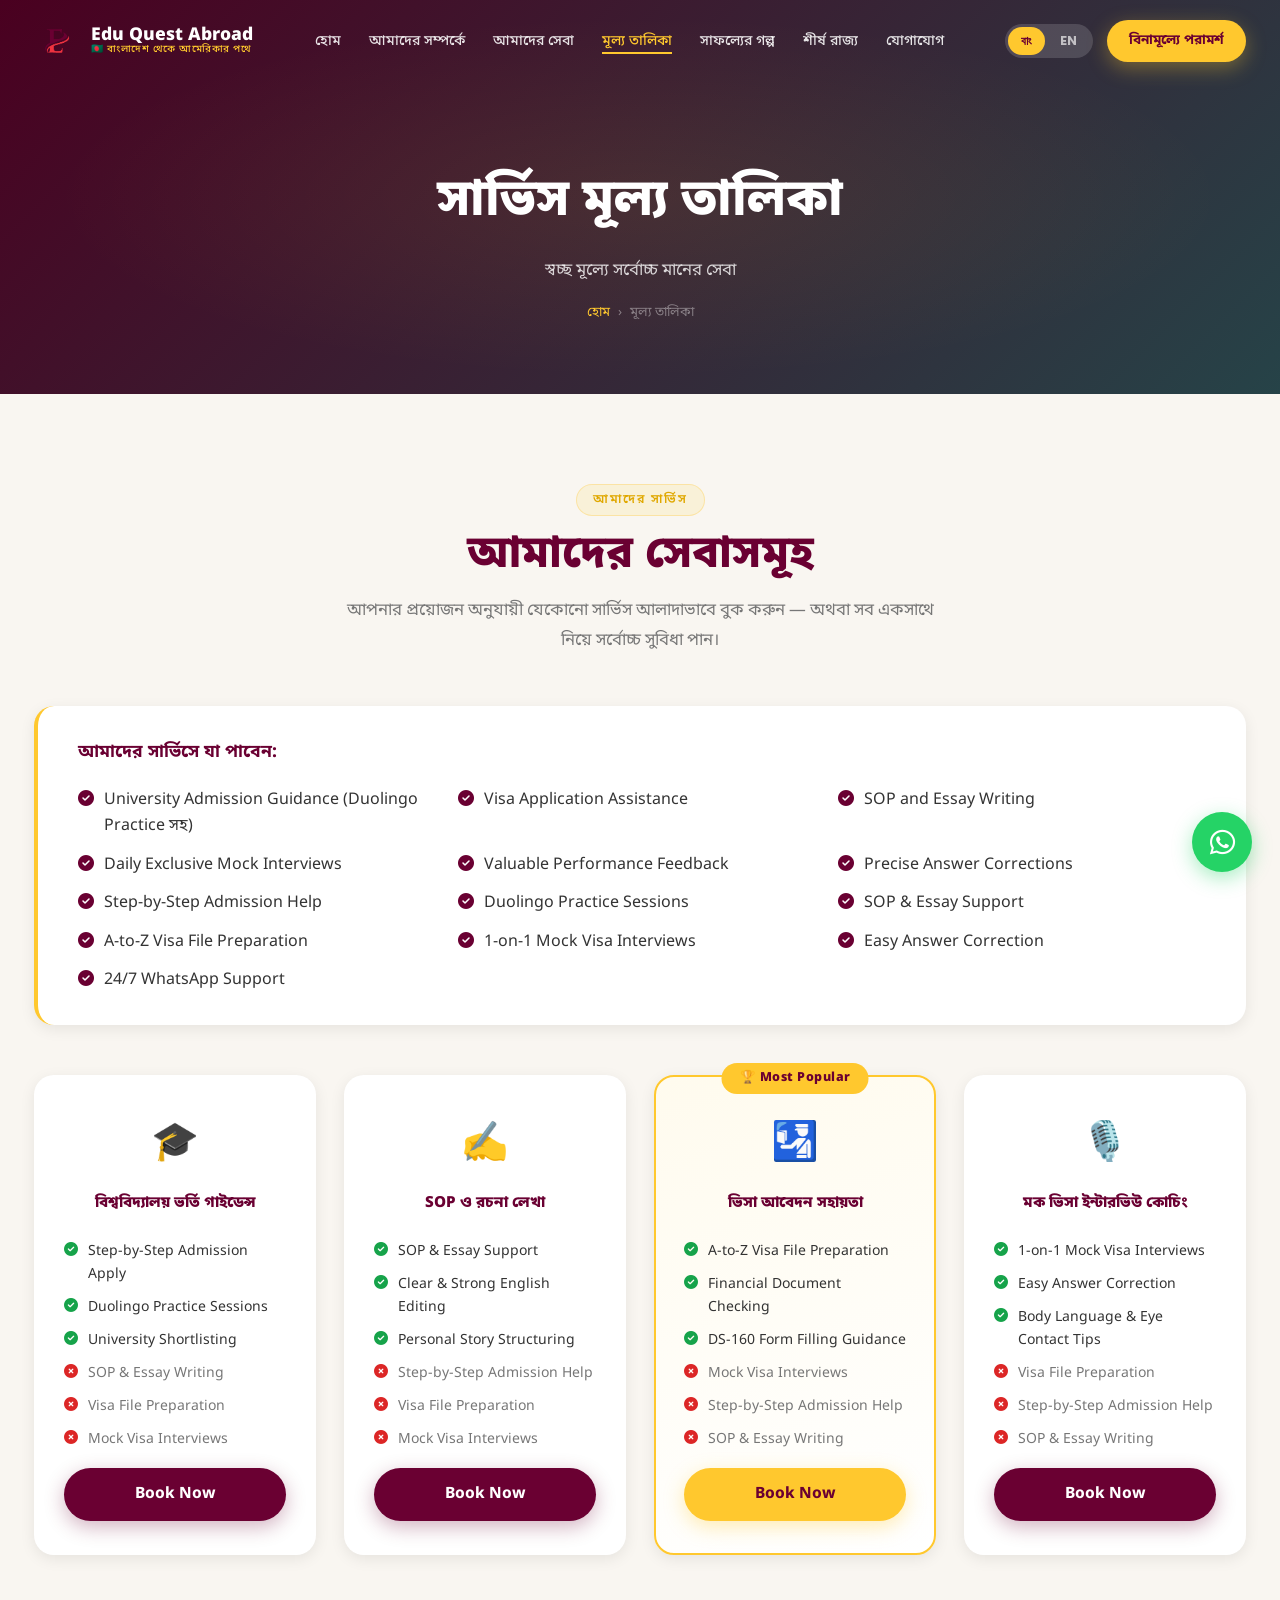
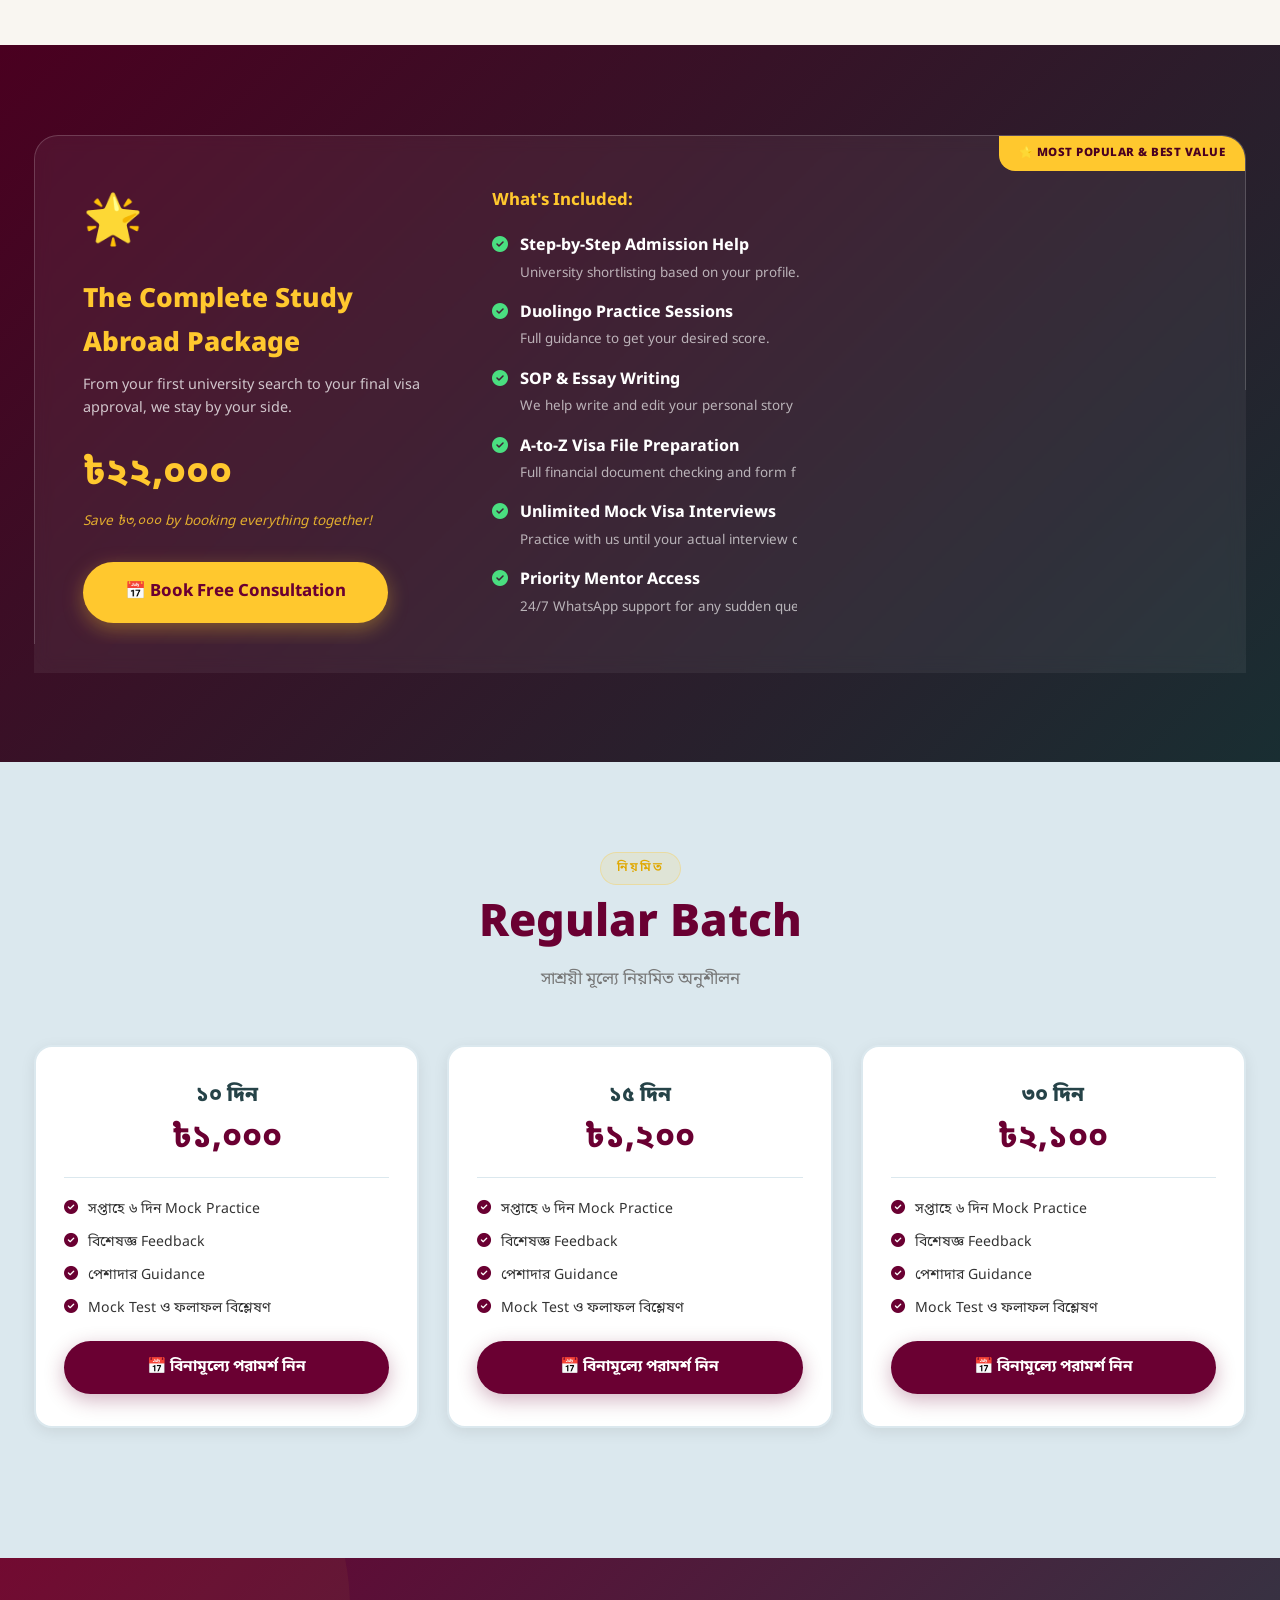
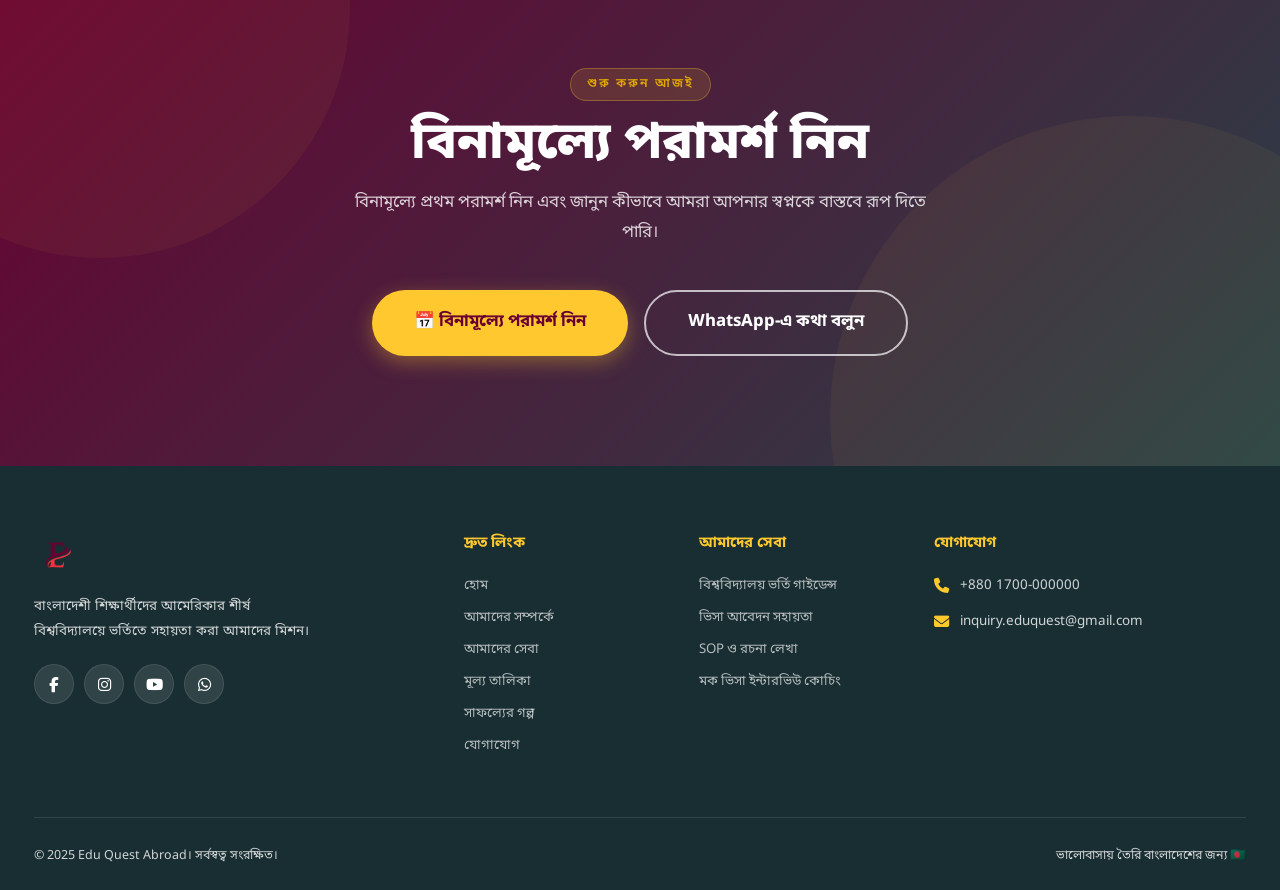
<file: pricing.html>
<!DOCTYPE html>
<html lang="bn">
<head>
  <meta charset="UTF-8" />
  <meta name="viewport" content="width=device-width, initial-scale=1.0" />
  <meta name="description" content="Edu Quest Abroad-এর সম্পূর্ণ মূল্য তালিকা — মক ভিসা ইন্টারভিউ কোচিং, Special Batch ও Regular Batch প্যাকেজ।" />
  <title>মূল্য তালিকা | Edu Quest Abroad</title>
  <link rel="icon" type="image/png" href="Edu Quest Logo.png" />
  <link rel="preconnect" href="https://fonts.googleapis.com" />
  <link href="https://fonts.googleapis.com/css2?family=Noto+Sans+Bengali:wght@300;400;500;600;700;800&family=Poppins:wght@300;400;500;600;700;800&display=swap" rel="stylesheet" />
  <link rel="stylesheet" href="https://cdnjs.cloudflare.com/ajax/libs/font-awesome/6.5.0/css/all.min.css" />
  <link rel="stylesheet" href="assets/css/style.css" />
</head>
<body>

<!-- NAVBAR -->
<nav id="navbar">
  <div class="container nav-wrap">
    <a href="index.html" class="nav-logo">
      <img src="Edu Quest Logo Transparent.png" alt="Edu Quest Abroad Logo" />
      <div class="nav-logo-text">
        <span class="logo-name">Edu Quest Abroad</span>
        <span class="logo-sub" data-i18n="hero-badge">🇧🇩 বাংলাদেশ থেকে আমেরিকার পথে</span>
      </div>
    </a>
    <ul class="nav-links">
      <li><a href="index.html"            data-i18n="nav-home">হোম</a></li>
      <li><a href="about.html"            data-i18n="nav-about">আমাদের সম্পর্কে</a></li>
      <li><a href="services.html"         data-i18n="nav-services">আমাদের সেবা</a></li>
      <li><a href="pricing.html"          data-i18n="nav-pricing" class="active">মূল্য তালিকা</a></li>
      <li><a href="success-stories.html"  data-i18n="nav-stories">সাফল্যের গল্প</a></li>
      <li><a href="top-states.html"       data-i18n="nav-states">শীর্ষ রাজ্য</a></li>
      <li><a href="contact.html"          data-i18n="nav-contact">যোগাযোগ</a></li>
    </ul>
    <div class="nav-right">
      <div class="lang-toggle">
        <button class="lang-btn active" data-lang="bn">বাং</button>
        <button class="lang-btn"        data-lang="en">EN</button>
      </div>
      <a href="contact.html" class="btn btn-gold nav-cta" data-i18n="nav-cta">বিনামূল্যে পরামর্শ</a>
      <button class="hamburger" id="hamburger"><span></span><span></span><span></span></button>
    </div>
  </div>
</nav>

<!-- Mobile Nav -->
<div class="mobile-nav" id="mobile-nav">
  <button class="mobile-nav-close" id="mobile-close">✕</button>
  <a href="index.html"           data-i18n="nav-home">হোম</a>
  <a href="about.html"           data-i18n="nav-about">আমাদের সম্পর্কে</a>
  <a href="services.html"        data-i18n="nav-services">আমাদের সেবা</a>
  <a href="pricing.html"         data-i18n="nav-pricing">মূল্য তালিকা</a>
  <a href="success-stories.html" data-i18n="nav-stories">সাফল্যের গল্প</a>
  <a href="top-states.html"      data-i18n="nav-states">শীর্ষ রাজ্য</a>
  <a href="contact.html"         data-i18n="nav-contact">যোগাযোগ</a>
  <div class="mobile-lang">
    <button class="lang-btn active" data-lang="bn">বাংলা</button>
    <button class="lang-btn"        data-lang="en">English</button>
  </div>
</div>

<!-- PAGE HERO -->
<section class="page-hero">
  <div class="container">
    <h1 data-i18n="pricing-hero-title">আমাদের সার্ভিস</h1>
    <p data-i18n="pricing-hero-sub">আমরা যা অফার করি — বিস্তারিত দেখুন এবং আজই শুরু করুন।</p>
    <div class="breadcrumb">
      <a href="index.html" data-i18n="nav-home">হোম</a>
      <span>›</span>
      <span data-i18n="nav-pricing">মূল্য তালিকা</span>
    </div>
  </div>
</section>

<!-- ═══ SECTION 1: ONE-TO-ONE COUNSELING PACKAGES ═══ -->
<section class="section-pad" style="background:var(--beige);">
  <div class="container">
    <div class="text-center" style="margin-bottom:50px;">
      <span class="section-eyebrow">আমাদের সার্ভিস</span>
      <h2 class="section-title">আমাদের সেবাসমূহ</h2>
      <p class="section-sub">আপনার প্রয়োজন অনুযায়ী যেকোনো সার্ভিস আলাদাভাবে বুক করুন — অথবা সব একসাথে নিয়ে সর্বোচ্চ সুবিধা পান।</p>
    </div>

    <!-- Included Features List -->
    <div class="pricing-features-list reveal" style="background:var(--white);border-radius:20px;padding:32px 40px;margin-bottom:50px;box-shadow:var(--shadow-sm);">
      <h3 style="color:var(--maroon);font-size:1.1rem;font-weight:700;margin-bottom:20px;">আমাদের সার্ভিসে যা পাবেন:</h3>
      <div style="display:grid;grid-template-columns:repeat(auto-fit,minmax(280px,1fr));gap:12px;">
        <div style="display:flex;gap:10px;align-items:flex-start;"><i class="fas fa-check-circle" style="color:var(--maroon);margin-top:3px;flex-shrink:0;"></i><span>University Admission Guidance (Duolingo Practice সহ)</span></div>
        <div style="display:flex;gap:10px;align-items:flex-start;"><i class="fas fa-check-circle" style="color:var(--maroon);margin-top:3px;flex-shrink:0;"></i><span>Visa Application Assistance</span></div>
        <div style="display:flex;gap:10px;align-items:flex-start;"><i class="fas fa-check-circle" style="color:var(--maroon);margin-top:3px;flex-shrink:0;"></i><span>SOP and Essay Writing</span></div>
        <div style="display:flex;gap:10px;align-items:flex-start;"><i class="fas fa-check-circle" style="color:var(--maroon);margin-top:3px;flex-shrink:0;"></i><span>Daily Exclusive Mock Interviews</span></div>
        <div style="display:flex;gap:10px;align-items:flex-start;"><i class="fas fa-check-circle" style="color:var(--maroon);margin-top:3px;flex-shrink:0;"></i><span>Valuable Performance Feedback</span></div>
        <div style="display:flex;gap:10px;align-items:flex-start;"><i class="fas fa-check-circle" style="color:var(--maroon);margin-top:3px;flex-shrink:0;"></i><span>Precise Answer Corrections</span></div>
        <div style="display:flex;gap:10px;align-items:flex-start;"><i class="fas fa-check-circle" style="color:var(--maroon);margin-top:3px;flex-shrink:0;"></i><span>Step-by-Step Admission Help</span></div>
        <div style="display:flex;gap:10px;align-items:flex-start;"><i class="fas fa-check-circle" style="color:var(--maroon);margin-top:3px;flex-shrink:0;"></i><span>Duolingo Practice Sessions</span></div>
        <div style="display:flex;gap:10px;align-items:flex-start;"><i class="fas fa-check-circle" style="color:var(--maroon);margin-top:3px;flex-shrink:0;"></i><span>SOP &amp; Essay Support</span></div>
        <div style="display:flex;gap:10px;align-items:flex-start;"><i class="fas fa-check-circle" style="color:var(--maroon);margin-top:3px;flex-shrink:0;"></i><span>A-to-Z Visa File Preparation</span></div>
        <div style="display:flex;gap:10px;align-items:flex-start;"><i class="fas fa-check-circle" style="color:var(--maroon);margin-top:3px;flex-shrink:0;"></i><span>1-on-1 Mock Visa Interviews</span></div>
        <div style="display:flex;gap:10px;align-items:flex-start;"><i class="fas fa-check-circle" style="color:var(--maroon);margin-top:3px;flex-shrink:0;"></i><span>Easy Answer Correction</span></div>
        <div style="display:flex;gap:10px;align-items:flex-start;"><i class="fas fa-check-circle" style="color:var(--maroon);margin-top:3px;flex-shrink:0;"></i><span>24/7 WhatsApp Support</span></div>
      </div>
    </div>

    <!-- Pricing Cards Grid — Individual Services -->
    <div class="pricing-grid" style="align-items:stretch;">

      <!-- Card 1: University Admission Guidance -->
      <div class="pricing-card reveal" style="display:flex;flex-direction:column;">
        <div class="pricing-icon">🎓</div>
        <h3 class="pricing-days" style="font-size:.95rem;" data-i18n="svc-1-title">বিশ্ববিদ্যালয় ভর্তি গাইডেন্স</h3>
        <ul class="pricing-includes" style="flex:1;list-style:none;display:flex;flex-direction:column;gap:10px;margin:16px 0;padding:0;">
          <li style="display:flex;gap:10px;align-items:flex-start;font-size:.875rem;"><i class="fas fa-check-circle" style="color:#16a34a;flex-shrink:0;margin-top:2px;"></i><span>Step-by-Step Admission Apply</span></li>
          <li style="display:flex;gap:10px;align-items:flex-start;font-size:.875rem;"><i class="fas fa-check-circle" style="color:#16a34a;flex-shrink:0;margin-top:2px;"></i><span>Duolingo Practice Sessions</span></li>
          <li style="display:flex;gap:10px;align-items:flex-start;font-size:.875rem;"><i class="fas fa-check-circle" style="color:#16a34a;flex-shrink:0;margin-top:2px;"></i><span>University Shortlisting</span></li>
          <li style="display:flex;gap:10px;align-items:flex-start;font-size:.875rem;color:var(--gray);"><i class="fas fa-times-circle" style="color:#dc2626;flex-shrink:0;margin-top:2px;"></i><span>SOP &amp; Essay Writing</span></li>
          <li style="display:flex;gap:10px;align-items:flex-start;font-size:.875rem;color:var(--gray);"><i class="fas fa-times-circle" style="color:#dc2626;flex-shrink:0;margin-top:2px;"></i><span>Visa File Preparation</span></li>
          <li style="display:flex;gap:10px;align-items:flex-start;font-size:.875rem;color:var(--gray);"><i class="fas fa-times-circle" style="color:#dc2626;flex-shrink:0;margin-top:2px;"></i><span>Mock Visa Interviews</span></li>
        </ul>
        <a href="contact.html" class="btn btn-maroon" style="width:100%;justify-content:center;margin-top:auto;">Book Now</a>
      </div>

      <!-- Card 2: SOP and Essay Writing -->
      <div class="pricing-card reveal d-1" style="display:flex;flex-direction:column;">
        <div class="pricing-icon">✍️</div>
        <h3 class="pricing-days" style="font-size:.95rem;" data-i18n="svc-3-title">SOP ও রচনা লেখা</h3>
        <ul class="pricing-includes" style="flex:1;list-style:none;display:flex;flex-direction:column;gap:10px;margin:16px 0;padding:0;">
          <li style="display:flex;gap:10px;align-items:flex-start;font-size:.875rem;"><i class="fas fa-check-circle" style="color:#16a34a;flex-shrink:0;margin-top:2px;"></i><span>SOP &amp; Essay Support</span></li>
          <li style="display:flex;gap:10px;align-items:flex-start;font-size:.875rem;"><i class="fas fa-check-circle" style="color:#16a34a;flex-shrink:0;margin-top:2px;"></i><span>Clear &amp; Strong English Editing</span></li>
          <li style="display:flex;gap:10px;align-items:flex-start;font-size:.875rem;"><i class="fas fa-check-circle" style="color:#16a34a;flex-shrink:0;margin-top:2px;"></i><span>Personal Story Structuring</span></li>
          <li style="display:flex;gap:10px;align-items:flex-start;font-size:.875rem;color:var(--gray);"><i class="fas fa-times-circle" style="color:#dc2626;flex-shrink:0;margin-top:2px;"></i><span>Step-by-Step Admission Help</span></li>
          <li style="display:flex;gap:10px;align-items:flex-start;font-size:.875rem;color:var(--gray);"><i class="fas fa-times-circle" style="color:#dc2626;flex-shrink:0;margin-top:2px;"></i><span>Visa File Preparation</span></li>
          <li style="display:flex;gap:10px;align-items:flex-start;font-size:.875rem;color:var(--gray);"><i class="fas fa-times-circle" style="color:#dc2626;flex-shrink:0;margin-top:2px;"></i><span>Mock Visa Interviews</span></li>
        </ul>
        <a href="contact.html" class="btn btn-maroon" style="width:100%;justify-content:center;margin-top:auto;">Book Now</a>
      </div>

      <!-- Card 3: Visa Application Assistance — Most Popular -->
      <div class="pricing-card popular reveal d-2" style="display:flex;flex-direction:column;">
        <div class="popular-badge">🏆 Most Popular</div>
        <div class="pricing-icon">🛂</div>
        <h3 class="pricing-days" style="font-size:.95rem;" data-i18n="svc-2-title">ভিসা আবেদন সহায়তা</h3>
        <ul class="pricing-includes" style="flex:1;list-style:none;display:flex;flex-direction:column;gap:10px;margin:16px 0;padding:0;">
          <li style="display:flex;gap:10px;align-items:flex-start;font-size:.875rem;"><i class="fas fa-check-circle" style="color:#16a34a;flex-shrink:0;margin-top:2px;"></i><span>A-to-Z Visa File Preparation</span></li>
          <li style="display:flex;gap:10px;align-items:flex-start;font-size:.875rem;"><i class="fas fa-check-circle" style="color:#16a34a;flex-shrink:0;margin-top:2px;"></i><span>Financial Document Checking</span></li>
          <li style="display:flex;gap:10px;align-items:flex-start;font-size:.875rem;"><i class="fas fa-check-circle" style="color:#16a34a;flex-shrink:0;margin-top:2px;"></i><span>DS-160 Form Filling Guidance</span></li>
          <li style="display:flex;gap:10px;align-items:flex-start;font-size:.875rem;color:var(--gray);"><i class="fas fa-times-circle" style="color:#dc2626;flex-shrink:0;margin-top:2px;"></i><span>Mock Visa Interviews</span></li>
          <li style="display:flex;gap:10px;align-items:flex-start;font-size:.875rem;color:var(--gray);"><i class="fas fa-times-circle" style="color:#dc2626;flex-shrink:0;margin-top:2px;"></i><span>Step-by-Step Admission Help</span></li>
          <li style="display:flex;gap:10px;align-items:flex-start;font-size:.875rem;color:var(--gray);"><i class="fas fa-times-circle" style="color:#dc2626;flex-shrink:0;margin-top:2px;"></i><span>SOP &amp; Essay Writing</span></li>
        </ul>
        <a href="contact.html" class="btn btn-gold" style="width:100%;justify-content:center;margin-top:auto;">Book Now</a>
      </div>

      <!-- Card 4: Mock Visa Interview Coaching -->
      <div class="pricing-card reveal d-3" style="display:flex;flex-direction:column;">
        <div class="pricing-icon">🎙️</div>
        <h3 class="pricing-days" style="font-size:.95rem;" data-i18n="mock-title">মক ভিসা ইন্টারভিউ কোচিং</h3>
        <ul class="pricing-includes" style="flex:1;list-style:none;display:flex;flex-direction:column;gap:10px;margin:16px 0;padding:0;">
          <li style="display:flex;gap:10px;align-items:flex-start;font-size:.875rem;"><i class="fas fa-check-circle" style="color:#16a34a;flex-shrink:0;margin-top:2px;"></i><span>1-on-1 Mock Visa Interviews</span></li>
          <li style="display:flex;gap:10px;align-items:flex-start;font-size:.875rem;"><i class="fas fa-check-circle" style="color:#16a34a;flex-shrink:0;margin-top:2px;"></i><span>Easy Answer Correction</span></li>
          <li style="display:flex;gap:10px;align-items:flex-start;font-size:.875rem;"><i class="fas fa-check-circle" style="color:#16a34a;flex-shrink:0;margin-top:2px;"></i><span>Body Language &amp; Eye Contact Tips</span></li>
          <li style="display:flex;gap:10px;align-items:flex-start;font-size:.875rem;color:var(--gray);"><i class="fas fa-times-circle" style="color:#dc2626;flex-shrink:0;margin-top:2px;"></i><span>Visa File Preparation</span></li>
          <li style="display:flex;gap:10px;align-items:flex-start;font-size:.875rem;color:var(--gray);"><i class="fas fa-times-circle" style="color:#dc2626;flex-shrink:0;margin-top:2px;"></i><span>Step-by-Step Admission Help</span></li>
          <li style="display:flex;gap:10px;align-items:flex-start;font-size:.875rem;color:var(--gray);"><i class="fas fa-times-circle" style="color:#dc2626;flex-shrink:0;margin-top:2px;"></i><span>SOP &amp; Essay Writing</span></li>
        </ul>
        <a href="contact.html" class="btn btn-maroon" style="width:100%;justify-content:center;margin-top:auto;">Book Now</a>
      </div>

    </div>
  </div>
</section>

<!-- ═══ SECTION 2: COMPLETE STUDY ABROAD PACKAGE ═══ -->
<section class="section-pad" style="background:linear-gradient(135deg,var(--maroon-d),var(--teal-d));">
  <div class="container">
    <div class="special-batch-card reveal" style="position:relative;overflow:hidden;">
      <!-- Badge -->
      <div style="position:absolute;top:0;right:0;background:var(--gold);color:var(--maroon-d);font-size:.72rem;font-weight:800;padding:8px 20px;border-radius:0 20px 0 16px;text-transform:uppercase;letter-spacing:.5px;">⭐ Most Popular &amp; Best Value</div>
      <div class="sb-left">
        <div style="font-size:3rem;margin-bottom:16px;">🌟</div>
        <h3 style="color:var(--gold);font-size:1.65rem;font-weight:800;margin-bottom:8px;">The Complete Study Abroad Package</h3>
        <p style="color:rgba(255,255,255,.75);font-size:.9rem;margin-bottom:24px;line-height:1.6;">From your first university search to your final visa approval, we stay by your side.</p>
        <div class="sb-price">
          <span style="font-size:2.3rem;font-weight:800;color:var(--gold);">৳২২,০০০</span>
          <p style="color:rgba(255,200,46,.85);font-size:.85rem;margin-top:6px;font-style:italic;">Save ৳৩,০০০ by booking everything together!</p>
        </div>
        <a href="contact.html" class="btn btn-gold btn-lg" style="margin-top:28px;">📅 Book Free Consultation</a>
      </div>
      <div class="sb-right">
        <h4 style="color:var(--gold);font-weight:700;margin-bottom:18px;font-size:1.05rem;">What's Included:</h4>
        <ul style="list-style:none;display:flex;flex-direction:column;gap:14px;">
          <li style="display:flex;gap:12px;align-items:flex-start;color:rgba(255,255,255,.9);">
            <i class="fas fa-check-circle" style="color:#4ade80;margin-top:3px;flex-shrink:0;"></i>
            <div><strong style="color:white;">Step-by-Step Admission Help</strong><br/><span style="font-size:.84rem;color:rgba(255,255,255,.65);">University shortlisting based on your profile.</span></div>
          </li>
          <li style="display:flex;gap:12px;align-items:flex-start;color:rgba(255,255,255,.9);">
            <i class="fas fa-check-circle" style="color:#4ade80;margin-top:3px;flex-shrink:0;"></i>
            <div><strong style="color:white;">Duolingo Practice Sessions</strong><br/><span style="font-size:.84rem;color:rgba(255,255,255,.65);">Full guidance to get your desired score.</span></div>
          </li>
          <li style="display:flex;gap:12px;align-items:flex-start;color:rgba(255,255,255,.9);">
            <i class="fas fa-check-circle" style="color:#4ade80;margin-top:3px;flex-shrink:0;"></i>
            <div><strong style="color:white;">SOP &amp; Essay Writing</strong><br/><span style="font-size:.84rem;color:rgba(255,255,255,.65);">We help write and edit your personal story perfectly.</span></div>
          </li>
          <li style="display:flex;gap:12px;align-items:flex-start;color:rgba(255,255,255,.9);">
            <i class="fas fa-check-circle" style="color:#4ade80;margin-top:3px;flex-shrink:0;"></i>
            <div><strong style="color:white;">A-to-Z Visa File Preparation</strong><br/><span style="font-size:.84rem;color:rgba(255,255,255,.65);">Full financial document checking and form filling.</span></div>
          </li>
          <li style="display:flex;gap:12px;align-items:flex-start;color:rgba(255,255,255,.9);">
            <i class="fas fa-check-circle" style="color:#4ade80;margin-top:3px;flex-shrink:0;"></i>
            <div><strong style="color:white;">Unlimited Mock Visa Interviews</strong><br/><span style="font-size:.84rem;color:rgba(255,255,255,.65);">Practice with us until your actual interview date.</span></div>
          </li>
          <li style="display:flex;gap:12px;align-items:flex-start;color:rgba(255,255,255,.9);">
            <i class="fas fa-check-circle" style="color:#4ade80;margin-top:3px;flex-shrink:0;"></i>
            <div><strong style="color:white;">Priority Mentor Access</strong><br/><span style="font-size:.84rem;color:rgba(255,255,255,.65);">24/7 WhatsApp support for any sudden questions.</span></div>
          </li>
        </ul>
      </div>
    </div>
  </div>
</section>

<!-- ═══ SECTION 3: REGULAR BATCH ═══ -->
<section class="section-pad" style="background:var(--pale-blue);">
  <div class="container">
    <div class="text-center" style="margin-bottom:44px;">
      <span class="section-eyebrow" data-i18n="pricing-regular-eye">নিয়মিত</span>
      <h2 class="section-title" data-i18n="pricing-regular-title">Mock Test</h2>
      <p class="section-sub" data-i18n="batch-regular-sub">সাশ্রয়ী মূল্যে নিয়মিত অনুশীলন</p>
    </div>

    <div style="display:grid;grid-template-columns:repeat(auto-fit,minmax(260px,1fr));gap:28px;margin-bottom:40px;">

      <!-- 10 দিন -->
      <div class="regular-pricing-card reveal">
        <div class="rpc-top">
          <h3>১০ দিন</h3>
          <div class="rpc-price">৳১,০০০</div>
        </div>
        <ul class="rpc-features">
          <li><i class="fas fa-check-circle"></i> <span data-i18n="batch-reg-li1">সপ্তাহে ৬ দিন Mock Practice</span></li>
          <li><i class="fas fa-check-circle"></i> <span data-i18n="batch-reg-li2">বিশেষজ্ঞ Feedback</span></li>
          <li><i class="fas fa-check-circle"></i> <span data-i18n="batch-reg-li3">পেশাদার Guidance</span></li>
          <li><i class="fas fa-check-circle"></i> <span data-i18n="batch-reg-li4">Mock Test ও ফলাফল বিশ্লেষণ</span></li>
        </ul>
        <a href="contact.html" class="btn btn-maroon" style="width:100%;justify-content:center;" data-i18n="pricing-cta-btn">📅 বিনামূল্যে পরামর্শ নিন</a>
      </div>

      <!-- 15 দিন -->
      <div class="regular-pricing-card reveal d-1">
        <div class="rpc-top">
          <h3>১৫ দিন</h3>
          <div class="rpc-price">৳১,২০০</div>
        </div>
        <ul class="rpc-features">
          <li><i class="fas fa-check-circle"></i> <span data-i18n="batch-reg-li1">সপ্তাহে ৬ দিন Mock Practice</span></li>
          <li><i class="fas fa-check-circle"></i> <span data-i18n="batch-reg-li2">বিশেষজ্ঞ Feedback</span></li>
          <li><i class="fas fa-check-circle"></i> <span data-i18n="batch-reg-li3">পেশাদার Guidance</span></li>
          <li><i class="fas fa-check-circle"></i> <span data-i18n="batch-reg-li4">Mock Test ও ফলাফল বিশ্লেষণ</span></li>
        </ul>
        <a href="contact.html" class="btn btn-maroon" style="width:100%;justify-content:center;" data-i18n="pricing-cta-btn">📅 বিনামূল্যে পরামর্শ নিন</a>
      </div>

      <!-- 30 দিন -->
      <div class="regular-pricing-card reveal d-2">
        <div class="rpc-top">
          <h3>৩০ দিন</h3>
          <div class="rpc-price">৳২,১০০</div>
        </div>
        <ul class="rpc-features">
          <li><i class="fas fa-check-circle"></i> <span data-i18n="batch-reg-li1">সপ্তাহে ৬ দিন Mock Practice</span></li>
          <li><i class="fas fa-check-circle"></i> <span data-i18n="batch-reg-li2">বিশেষজ্ঞ Feedback</span></li>
          <li><i class="fas fa-check-circle"></i> <span data-i18n="batch-reg-li3">পেশাদার Guidance</span></li>
          <li><i class="fas fa-check-circle"></i> <span data-i18n="batch-reg-li4">Mock Test ও ফলাফল বিশ্লেষণ</span></li>
        </ul>
        <a href="contact.html" class="btn btn-maroon" style="width:100%;justify-content:center;" data-i18n="pricing-cta-btn">📅 বিনামূল্যে পরামর্শ নিন</a>
      </div>

    </div>
  </div>
</section>

<!-- ═══ CTA SECTION ═══ -->
<section id="cta-final">
  <div class="container cta-inner">
    <span class="section-eyebrow" data-i18n="sec-cta-eye">শুরু করুন আজই</span>
    <h2 class="section-title" style="color:white;" data-i18n="pricing-cta-title">বিনামূল্যে পরামর্শ নিন</h2>
    <p class="section-sub" style="color:rgba(255,255,255,.8);" data-i18n="sec-cta-sub">বিনামূল্যে প্রথম পরামর্শ নিন এবং জানুন কীভাবে আমরা আপনার স্বপ্নকে বাস্তবে রূপ দিতে পারি।</p>
    <div class="cta-btns">
      <a href="contact.html" class="btn btn-gold btn-lg" data-i18n="pricing-cta-btn">📅 বিনামূল্যে পরামর্শ নিন</a>
      <a href="https://wa.me/8801700000000" target="_blank" class="btn btn-outline-white btn-lg" data-i18n="sec-cta-btn-2">WhatsApp-এ কথা বলুন</a>
    </div>
  </div>
</section>

<!-- FOOTER -->
<footer>
  <div class="container">
    <div class="footer-top">
      <div class="footer-about">
        <img src="Edu Quest Logo Transparent.png" alt="Edu Quest Abroad" class="footer-logo" />
        <p data-i18n="foot-about">বাংলাদেশী শিক্ষার্থীদের আমেরিকার শীর্ষ বিশ্ববিদ্যালয়ে ভর্তিতে সহায়তা করা আমাদের মিশন।</p>
        <div class="footer-socials">
          <a href="#" class="soc-btn"><i class="fab fa-facebook-f"></i></a>
          <a href="#" class="soc-btn"><i class="fab fa-instagram"></i></a>
          <a href="#" class="soc-btn"><i class="fab fa-youtube"></i></a>
          <a href="#" class="soc-btn"><i class="fab fa-whatsapp"></i></a>
        </div>
      </div>
      <div>
        <h4 class="footer-heading" data-i18n="foot-links-h">দ্রুত লিংক</h4>
        <div class="footer-links">
          <a href="index.html"           data-i18n="nav-home">হোম</a>
          <a href="about.html"           data-i18n="nav-about">আমাদের সম্পর্কে</a>
          <a href="services.html"        data-i18n="nav-services">আমাদের সেবা</a>
          <a href="pricing.html"         data-i18n="nav-pricing">মূল্য তালিকা</a>
          <a href="success-stories.html" data-i18n="nav-stories">সাফল্যের গল্প</a>
          <a href="contact.html"         data-i18n="nav-contact">যোগাযোগ</a>
        </div>
      </div>
      <div>
        <h4 class="footer-heading" data-i18n="foot-svc-h">আমাদের সেবা</h4>
        <div class="footer-links">
          <a href="services.html" data-i18n="svc-1-title">বিশ্ববিদ্যালয় ভর্তি গাইডেন্স</a>
          <a href="services.html" data-i18n="svc-2-title">ভিসা আবেদন সহায়তা</a>
          <a href="services.html" data-i18n="svc-3-title">SOP ও রচনা লেখা</a>
          <a href="services.html" data-i18n="mock-title">মক ভিসা ইন্টারভিউ কোচিং</a>
        </div>
      </div>
      <div>
        <h4 class="footer-heading" data-i18n="foot-contact-h">যোগাযোগ</h4>
        <div class="contact-line"><i class="fas fa-phone"></i><span>+880 1700-000000</span></div>
        <div class="contact-line"><i class="fas fa-envelope"></i><span>inquiry.eduquest@gmail.com</span></div>
      </div>
    </div>
    <div class="footer-bottom">
      <p data-i18n="foot-copy">© 2025 Edu Quest Abroad। সর্বস্বত্ব সংরক্ষিত।</p>
      <p data-i18n="foot-made">ভালোবাসায় তৈরি বাংলাদেশের জন্য 🇧🇩</p>
    </div>
  </div>
</footer>

<a href="https://wa.me/8801700000000" class="wa-float" target="_blank"><i class="fab fa-whatsapp"></i></a>
<script src="assets/js/main.js"></script>
</body>
</html>
</file>
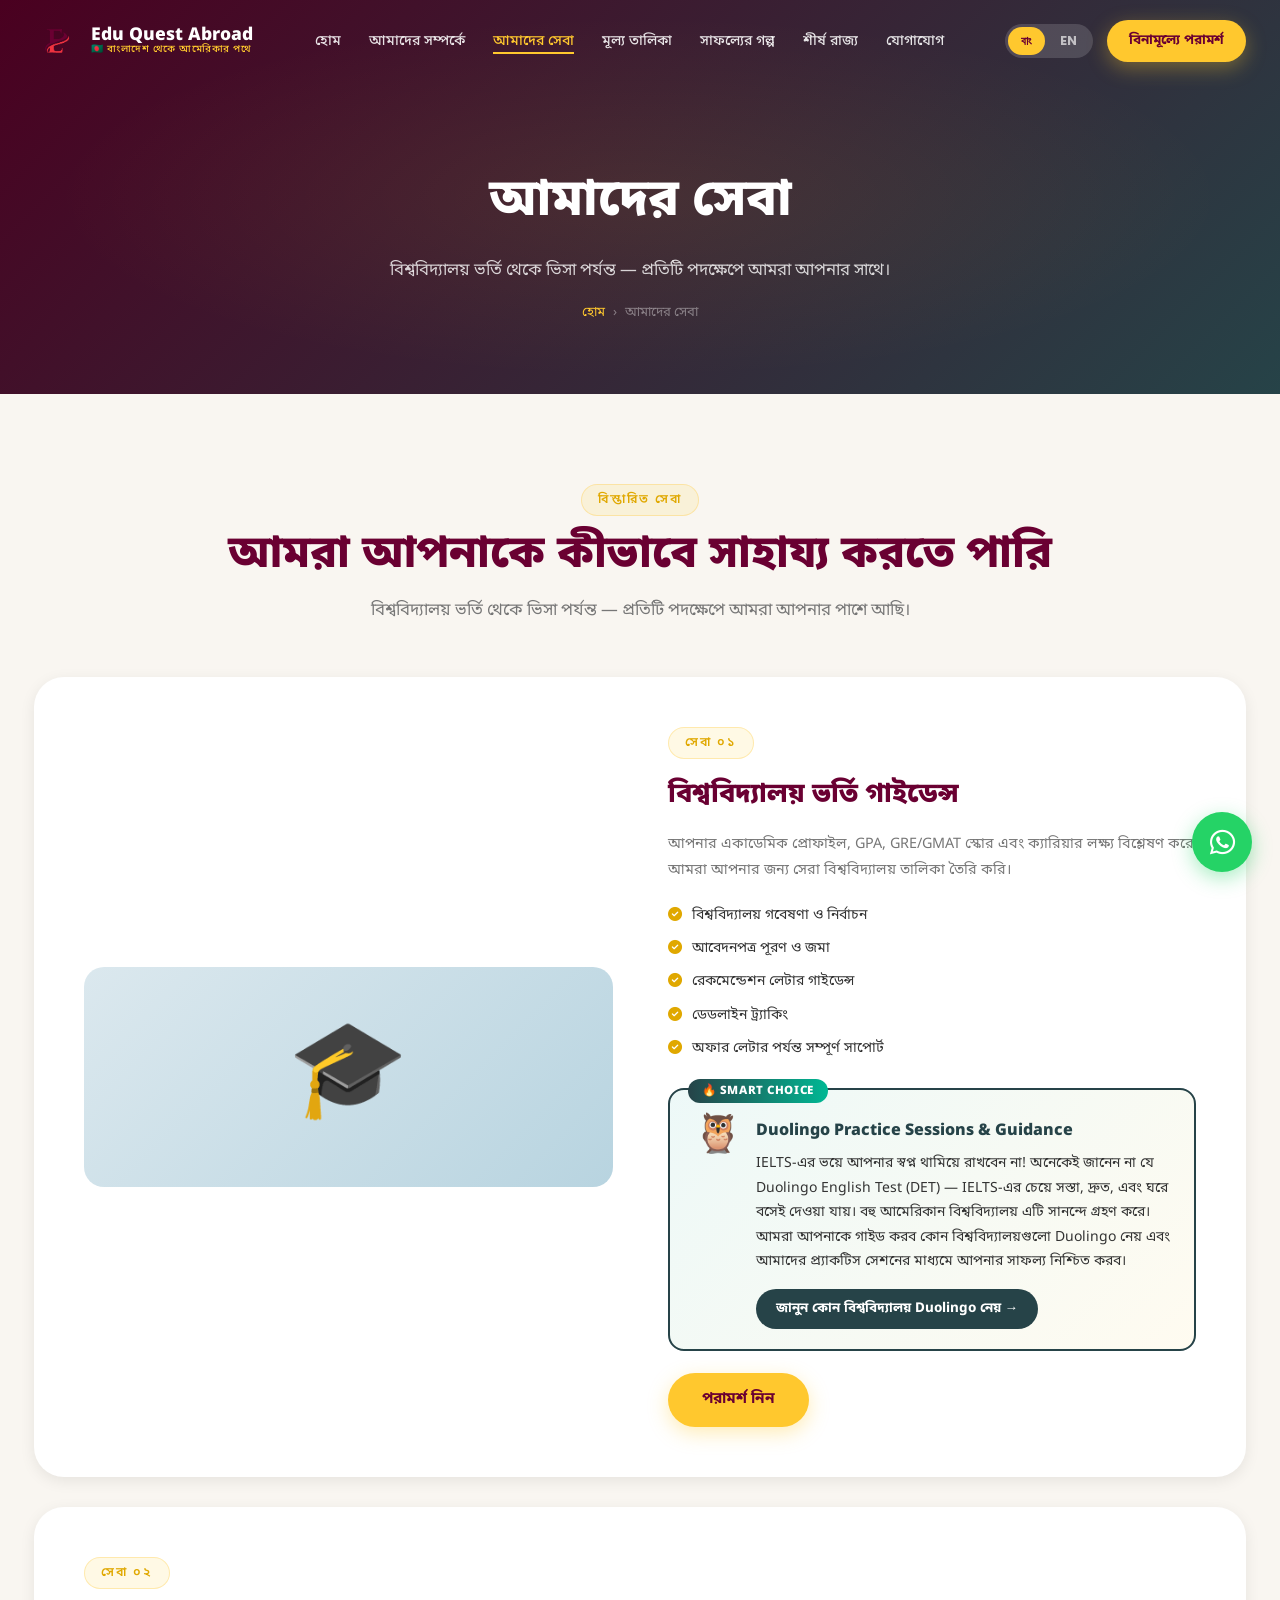
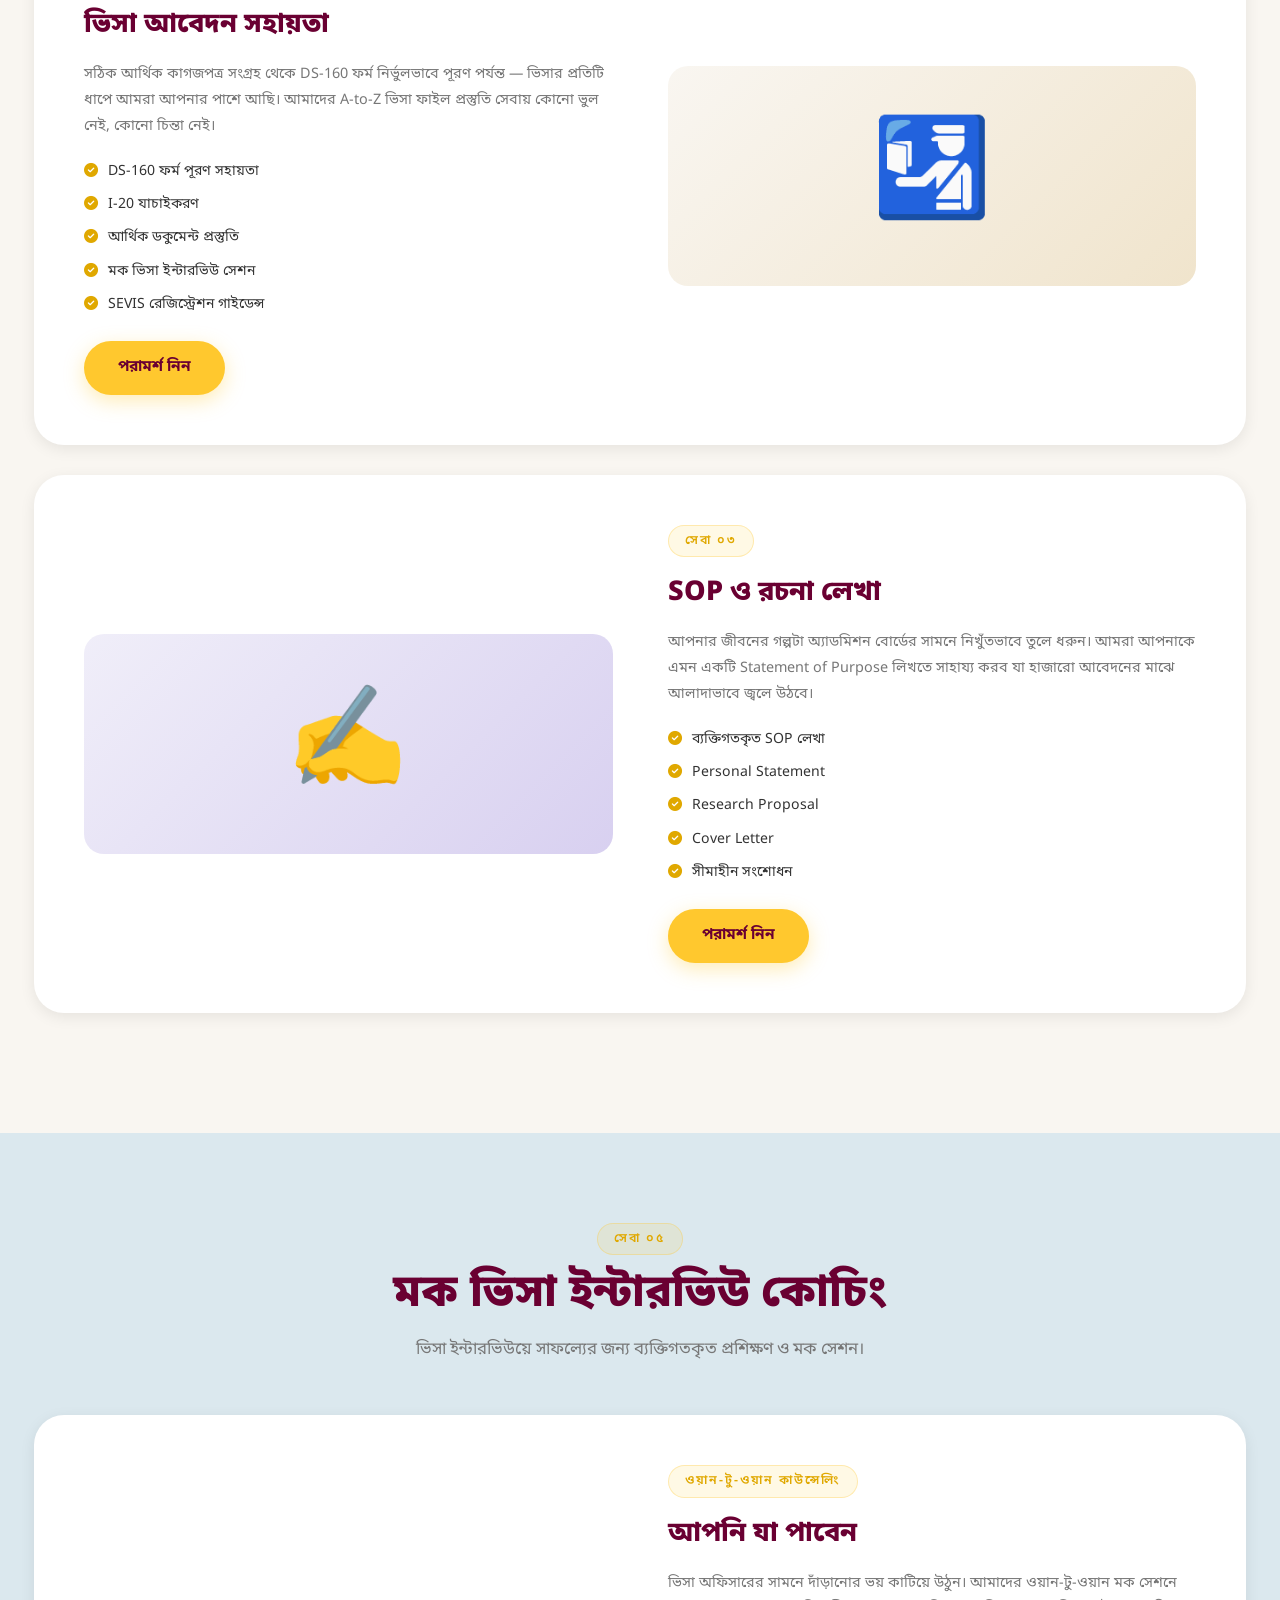
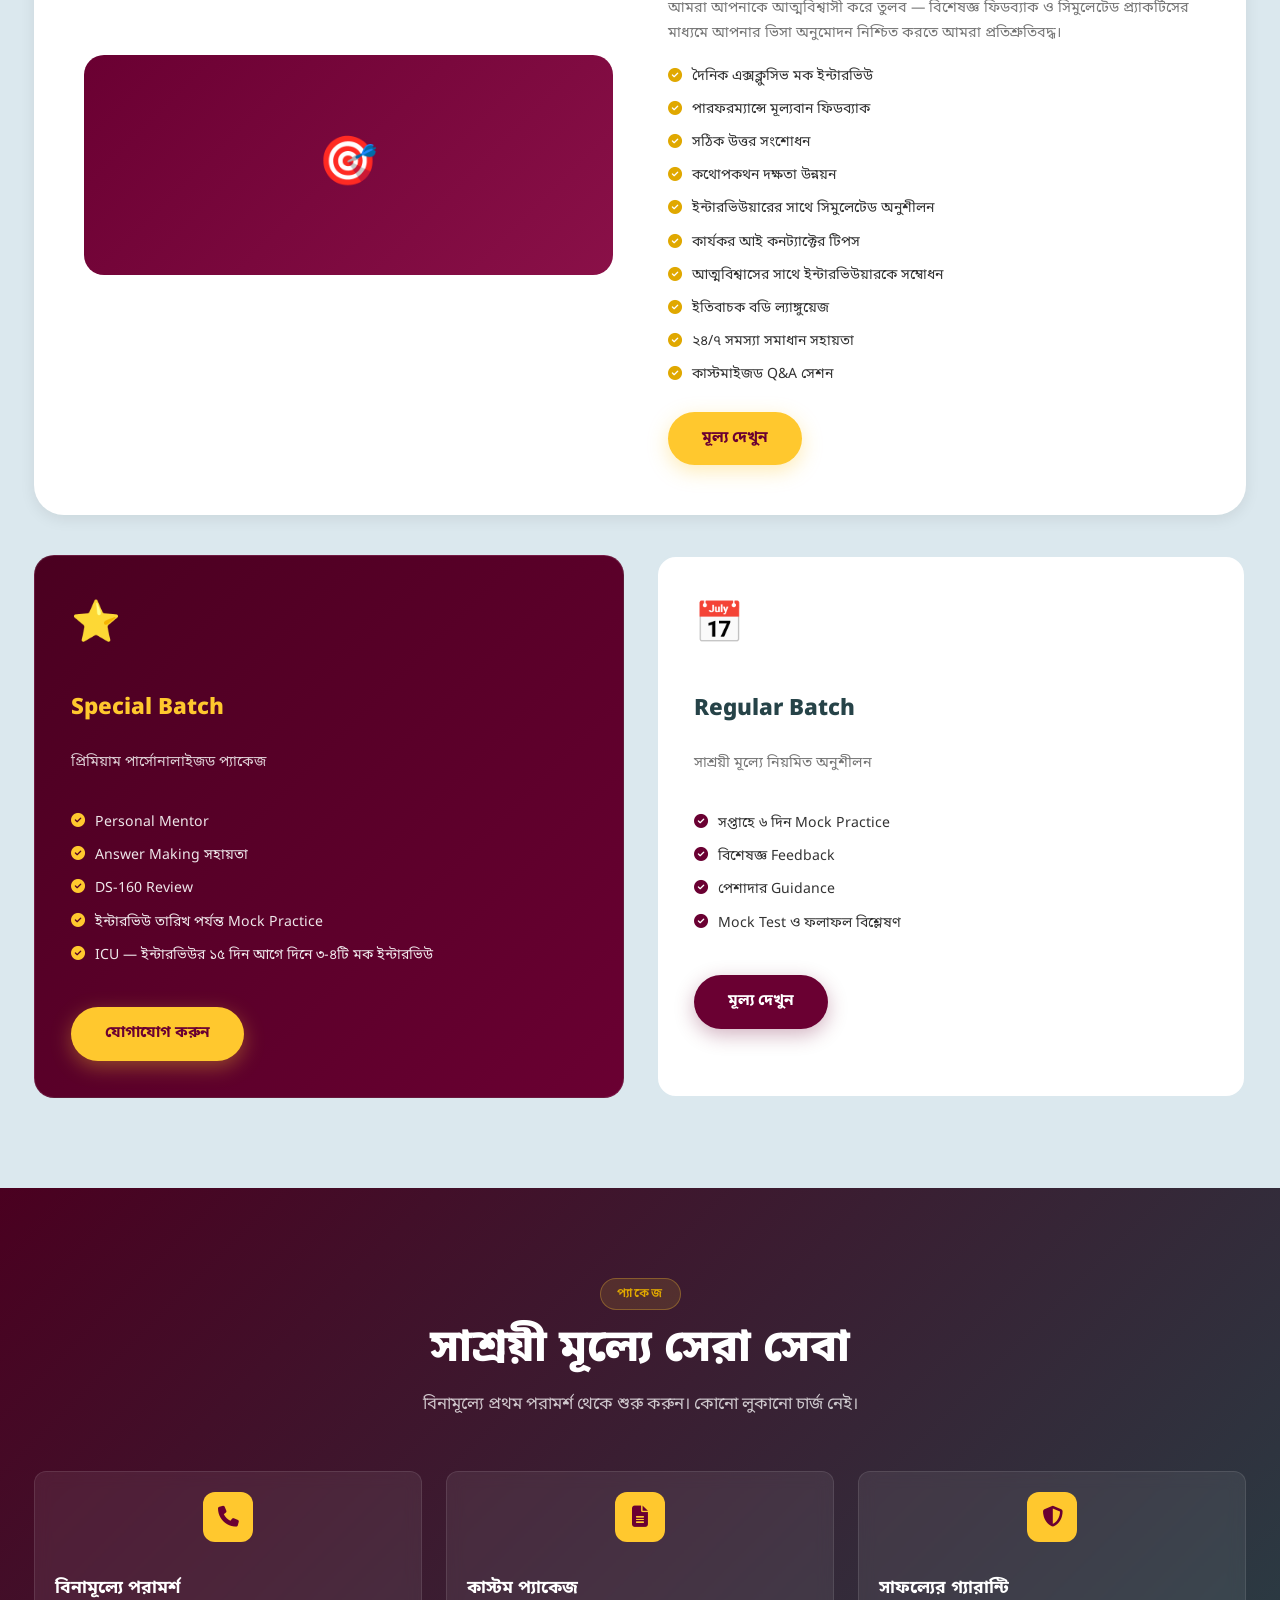
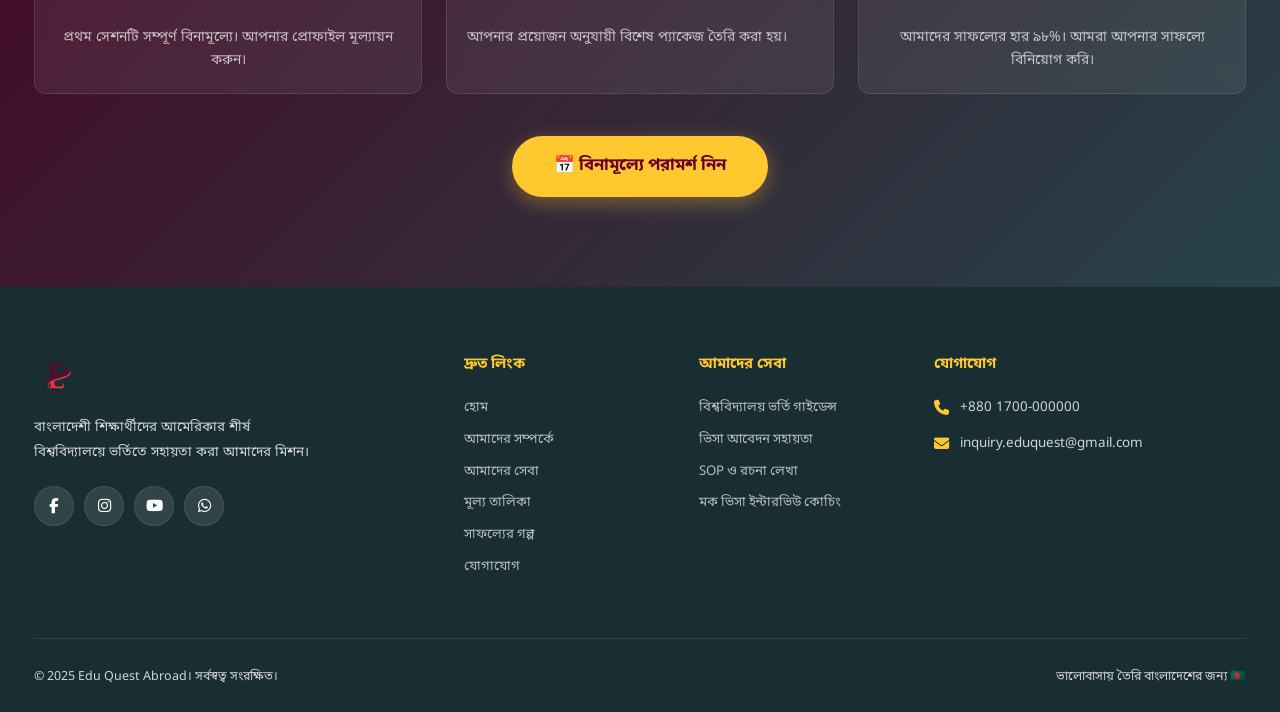
<file: services.html>
<!DOCTYPE html>
<html lang="bn">
<head>
  <meta charset="UTF-8" />
  <meta name="viewport" content="width=device-width, initial-scale=1.0" />
  <meta name="description" content="Edu Quest Abroad-এর সম্পূর্ণ সেবাসমূহ — বিশ্ববিদ্যালয় ভর্তি, ভিসা সহায়তা, SOP লেখা ও স্কলারশিপ।" />
  <title>আমাদের সেবা | Edu Quest Abroad</title>
  <link rel="icon" type="image/png" href="Edu Quest Logo.png" />
  <link rel="preconnect" href="https://fonts.googleapis.com" />
  <link href="https://fonts.googleapis.com/css2?family=Noto+Sans+Bengali:wght@300;400;500;600;700;800&family=Poppins:wght@300;400;500;600;700;800&display=swap" rel="stylesheet" />
  <link rel="stylesheet" href="https://cdnjs.cloudflare.com/ajax/libs/font-awesome/6.5.0/css/all.min.css" />
  <link rel="stylesheet" href="assets/css/style.css" />
</head>

<body>

<!-- NAVBAR -->
<nav id="navbar">
  <div class="container nav-wrap">
    <a href="index.html" class="nav-logo">
      <img src="Edu Quest Logo Transparent.png" alt="Edu Quest Abroad Logo" />
      <div class="nav-logo-text">
        <span class="logo-name">Edu Quest Abroad</span>
        <span class="logo-sub" data-i18n="hero-badge">🇧🇩 বাংলাদেশ থেকে আমেরিকার পথে</span>
      </div>
    </a>
    <ul class="nav-links">
      <li><a href="index.html"            data-i18n="nav-home">হোম</a></li>
      <li><a href="about.html"            data-i18n="nav-about">আমাদের সম্পর্কে</a></li>
      <li><a href="services.html"         data-i18n="nav-services" class="active">আমাদের সেবা</a></li>
      <li><a href="pricing.html"          data-i18n="nav-pricing">মূল্য তালিকা</a></li>
      <li><a href="success-stories.html"  data-i18n="nav-stories">সাফল্যের গল্প</a></li>
      <li><a href="top-states.html"       data-i18n="nav-states">শীর্ষ রাজ্য</a></li>
      <li><a href="contact.html"          data-i18n="nav-contact">যোগাযোগ</a></li>
    </ul>
    <div class="nav-right">
      <div class="lang-toggle">
        <button class="lang-btn active" data-lang="bn">বাং</button>
        <button class="lang-btn"        data-lang="en">EN</button>
      </div>
      <a href="contact.html" class="btn btn-gold nav-cta" data-i18n="nav-cta">বিনামূল্যে পরামর্শ</a>
      <button class="hamburger" id="hamburger"><span></span><span></span><span></span></button>
    </div>
  </div>
</nav>

<!-- Mobile Nav -->
<div class="mobile-nav" id="mobile-nav">
  <button class="mobile-nav-close" id="mobile-close">✕</button>
  <a href="index.html"           data-i18n="nav-home">হোম</a>
  <a href="about.html"           data-i18n="nav-about">আমাদের সম্পর্কে</a>
  <a href="services.html"        data-i18n="nav-services">আমাদের সেবা</a>
  <a href="pricing.html"         data-i18n="nav-pricing">মূল্য তালিকা</a>
  <a href="success-stories.html" data-i18n="nav-stories">সাফল্যের গল্প</a>
  <a href="top-states.html"      data-i18n="nav-states">শীর্ষ রাজ্য</a>
  <a href="contact.html"         data-i18n="nav-contact">যোগাযোগ</a>
  <div class="mobile-lang">
    <button class="lang-btn active" data-lang="bn">বাংলা</button>
    <button class="lang-btn"        data-lang="en">English</button>
  </div>
</div>

<!-- PAGE HERO -->
<section class="page-hero">
  <div class="container">
    <h1 data-i18n="nav-services">আমাদের সেবা</h1>
    <p data-i18n="svc-hero-sub">বিশ্ববিদ্যালয় ভর্তি থেকে ভিসা পর্যন্ত — প্রতিটি পদক্ষেপে আমরা আপনার সাথে।</p>
    <div class="breadcrumb">
      <a href="index.html" data-i18n="nav-home">হোম</a>
      <span>›</span>
      <span data-i18n="nav-services">আমাদের সেবা</span>
    </div>
  </div>
</section>

<!-- SERVICES DETAIL -->
<section class="section-pad" style="background:var(--beige);">
  <div class="container">

    <div class="text-center" style="margin-bottom:50px;">
      <span class="section-eyebrow">বিস্তারিত সেবা</span>
      <h2 class="section-title" data-i18n="sec-svc-title">আমরা আপনাকে কীভাবে সাহায্য করতে পারি</h2>
      <p class="section-sub" data-i18n="sec-svc-sub">বিশ্ববিদ্যালয় ভর্তি থেকে ভিসা পর্যন্ত — প্রতিটি পদক্ষেপে আমরা আপনার পাশে আছি।</p>
    </div>

    <!-- Service 1 -->
    <div class="svc-detail-card reveal">
      <div class="svc-detail-icon-big svc-bg-1">🎓</div>
      <div class="svc-detail-text">
        <span class="section-eyebrow" data-i18n="svc-eye-01">সেবা ০১</span>
        <h2 data-i18n="svc-1-title">বিশ্ববিদ্যালয় ভর্তি গাইডেন্স</h2>
        <p data-i18n="svc-1-detail-p">আপনার একাডেমিক প্রোফাইল, GPA, GRE/GMAT স্কোর এবং ক্যারিয়ার লক্ষ্য বিশ্লেষণ করে আমরা আপনার জন্য সেরা বিশ্ববিদ্যালয় তালিকা তৈরি করি এবং সম্পূর্ণ আবেদন প্রক্রিয়া পরিচালনা করি।</p>
        <ul>
          <li><i class="fas fa-check-circle"></i> <span data-i18n="svc-1-li1">বিশ্ববিদ্যালয় গবেষণা ও নির্বাচন</span></li>
          <li><i class="fas fa-check-circle"></i> <span data-i18n="svc-1-li2">আবেদনপত্র পূরণ ও জমা</span></li>
          <li><i class="fas fa-check-circle"></i> <span data-i18n="svc-1-li3">রেকমেন্ডেশন লেটার গাইডেন্স</span></li>
          <li><i class="fas fa-check-circle"></i> <span data-i18n="svc-1-li4">ডেডলাইন ট্র্যাকিং</span></li>
          <li><i class="fas fa-check-circle"></i> <span data-i18n="svc-1-li5">অফার লেটার পর্যন্ত সম্পূর্ণ সাপোর্ট</span></li>
        </ul>

        <!-- Duolingo Highlight Box -->
        <div style="margin-top:28px;border:2px solid var(--teal);border-radius:16px;padding:24px 24px 20px;background:linear-gradient(135deg,rgba(0,164,153,0.07),rgba(255,200,46,0.07));position:relative;">
          <div style="position:absolute;top:-13px;left:18px;">
            <span style="background:linear-gradient(90deg,var(--teal),#00b894);color:white;font-size:.72rem;font-weight:800;padding:4px 14px;border-radius:50px;text-transform:uppercase;letter-spacing:.6px;">🔥 Smart Choice</span>
          </div>
          <div style="display:flex;gap:14px;align-items:flex-start;margin-top:4px;">
            <span style="font-size:2.4rem;flex-shrink:0;line-height:1;">🦉</span>
            <div>
              <h4 style="color:var(--teal);font-size:1rem;font-weight:800;margin-bottom:8px;" data-i18n="duo-svc-title">Duolingo Practice Sessions &amp; Guidance</h4>
              <p style="font-size:.875rem;color:var(--charcoal);line-height:1.75;margin-bottom:14px;" data-i18n="duo-svc-p">IELTS-এর ভয়ে আপনার স্বপ্ন থামিয়ে রাখবেন না! অনেকেই জানেন না যে <strong>Duolingo English Test (DET)</strong> — IELTS-এর চেয়ে সস্তা, দ্রুত, এবং ঘরে বসেই দেওয়া যায়। বহু আমেরিকান বিশ্ববিদ্যালয় এটি সানন্দে গ্রহণ করে। আমরা আপনাকে গাইড করব কোন বিশ্ববিদ্যালয়গুলো Duolingo নেয় এবং আমাদের প্র্যাকটিস সেশনের মাধ্যমে আপনার সাফল্য নিশ্চিত করব।</p>
              <a href="contact.html" class="btn btn-teal" style="font-size:.84rem;padding:9px 20px;" data-i18n="duo-svc-btn">জানুন কোন বিশ্ববিদ্যালয় Duolingo নেয় →</a>
            </div>
          </div>
        </div>

        <a href="contact.html" class="btn btn-gold" style="margin-top:22px;" data-i18n="svc-consult-btn">পরামর্শ নিন</a>
      </div>
    </div>

    <!-- Service 2 -->
    <div class="svc-detail-card reverse reveal">
      <div class="svc-detail-icon-big svc-bg-2">🛂</div>
      <div class="svc-detail-text">
        <span class="section-eyebrow" data-i18n="svc-eye-02">সেবা ০২</span>
        <h2 data-i18n="svc-2-title">ভিসা আবেদন সহায়তা</h2>
        <p data-i18n="svc-2-detail-p">সঠিক আর্থিক কাগজপত্র সংগ্রহ থেকে DS-160 ফর্ম নির্ভুলভাবে পূরণ পর্যন্ত — ভিসার প্রতিটি ধাপে আমরা আপনার পাশে আছি। আমাদের A-to-Z ভিসা ফাইল প্রস্তুতি সেবায় কোনো ভুল নেই, কোনো চিন্তা নেই।</p>
        <ul>
          <li><i class="fas fa-check-circle"></i> <span data-i18n="svc-2-li1">DS-160 ফর্ম পূরণ সহায়তা</span></li>
          <li><i class="fas fa-check-circle"></i> <span data-i18n="svc-2-li2">I-20 যাচাইকরণ</span></li>
          <li><i class="fas fa-check-circle"></i> <span data-i18n="svc-2-li3">আর্থিক ডকুমেন্ট প্রস্তুতি</span></li>
          <li><i class="fas fa-check-circle"></i> <span data-i18n="svc-2-li4">মক ভিসা ইন্টারভিউ সেশন</span></li>
          <li><i class="fas fa-check-circle"></i> <span data-i18n="svc-2-li5">SEVIS রেজিস্ট্রেশন গাইডেন্স</span></li>
        </ul>
        <a href="contact.html" class="btn btn-gold" data-i18n="svc-consult-btn">পরামর্শ নিন</a>
      </div>
    </div>

    <!-- Service 3 -->
    <div class="svc-detail-card reveal">
      <div class="svc-detail-icon-big svc-bg-3">✍️</div>
      <div class="svc-detail-text">
        <span class="section-eyebrow" data-i18n="svc-eye-03">সেবা ০৩</span>
        <h2 data-i18n="svc-3-title">SOP ও রচনা লেখা</h2>
        <p data-i18n="svc-3-detail-p">আপনার জীবনের গল্পটা অ্যাডমিশন বোর্ডের সামনে নিখুঁতভাবে তুলে ধরুন। আমরা আপনাকে এমন একটি Statement of Purpose লিখতে সাহায্য করব যা হাজারো আবেদনের মাঝে আলাদাভাবে জ্বলে উঠবে এবং আপনার ভর্তির সম্ভাবনা বহুগুণ বাড়িয়ে দেবে।</p>
        <ul>
          <li><i class="fas fa-check-circle"></i> <span data-i18n="svc-3-li1">ব্যক্তিগতকৃত SOP লেখা</span></li>
          <li><i class="fas fa-check-circle"></i> <span data-i18n="svc-3-li2">Personal Statement</span></li>
          <li><i class="fas fa-check-circle"></i> <span data-i18n="svc-3-li3">Research Proposal</span></li>
          <li><i class="fas fa-check-circle"></i> <span data-i18n="svc-3-li4">Cover Letter</span></li>
          <li><i class="fas fa-check-circle"></i> <span data-i18n="svc-3-li5">সীমাহীন সংশোধন</span></li>
        </ul>
        <a href="contact.html" class="btn btn-gold" data-i18n="svc-consult-btn">পরামর্শ নিন</a>
      </div>
    </div>


  </div>
</section>

<!-- MOCK VISA INTERVIEW COACHING -->
<section class="section-pad" style="background:var(--pale-blue);">
  <div class="container">

    <div class="text-center" style="margin-bottom:50px;">
      <span class="section-eyebrow" data-i18n="mock-eye">সেবা ০৫</span>
      <h2 class="section-title" data-i18n="mock-title">মক ভিসা ইন্টারভিউ কোচিং</h2>
      <p class="section-sub" data-i18n="mock-sub">ভিসা ইন্টারভিউয়ে সাফল্যের জন্য ব্যক্তিগতকৃত প্রশিক্ষণ ও মক সেশন।</p>
    </div>

    <!-- One-to-One Counseling -->
    <div class="svc-detail-card reveal">
      <div class="svc-detail-icon-big" style="background:linear-gradient(135deg,#6A0032,#8A1048);color:white;font-size:3rem;display:flex;align-items:center;justify-content:center;">🎯</div>
      <div class="svc-detail-text">
        <span class="section-eyebrow" data-i18n="mock-oto-eye">ওয়ান-টু-ওয়ান কাউন্সেলিং</span>
        <h2 data-i18n="mock-oto-title">আপনি যা পাবেন</h2>
        <p style="color:var(--gray);font-size:.9rem;line-height:1.75;margin-bottom:18px;" data-i18n="mock-oto-p">ভিসা অফিসারের সামনে দাঁড়ানোর ভয় কাটিয়ে উঠুন। আমাদের ওয়ান-টু-ওয়ান মক সেশনে আমরা আপনাকে আত্মবিশ্বাসী করে তুলব — বিশেষজ্ঞ ফিডব্যাক ও সিমুলেটেড প্র্যাকটিসের মাধ্যমে আপনার ভিসা অনুমোদন নিশ্চিত করতে আমরা প্রতিশ্রুতিবদ্ধ।</p>
        <ul>
          <li><i class="fas fa-check-circle"></i> <span data-i18n="mock-li1">দৈনিক এক্সক্লুসিভ মক ইন্টারভিউ</span></li>
          <li><i class="fas fa-check-circle"></i> <span data-i18n="mock-li2">পারফরম্যান্সে মূল্যবান ফিডব্যাক</span></li>
          <li><i class="fas fa-check-circle"></i> <span data-i18n="mock-li3">সঠিক উত্তর সংশোধন</span></li>
          <li><i class="fas fa-check-circle"></i> <span data-i18n="mock-li4">কথোপকথন দক্ষতা উন্নয়ন</span></li>
          <li><i class="fas fa-check-circle"></i> <span data-i18n="mock-li5">ইন্টারভিউয়ারের সাথে সিমুলেটেড অনুশীলন</span></li>
          <li><i class="fas fa-check-circle"></i> <span data-i18n="mock-li6">কার্যকর আই কনট্যাক্টের টিপস</span></li>
          <li><i class="fas fa-check-circle"></i> <span data-i18n="mock-li7">আত্মবিশ্বাসের সাথে ইন্টারভিউয়ারকে সম্বোধন</span></li>
          <li><i class="fas fa-check-circle"></i> <span data-i18n="mock-li8">ইতিবাচক বডি ল্যাঙ্গুয়েজ</span></li>
          <li><i class="fas fa-check-circle"></i> <span data-i18n="mock-li9">২৪/৭ সমস্যা সমাধান সহায়তা</span></li>
          <li><i class="fas fa-check-circle"></i> <span data-i18n="mock-li10">কাস্টমাইজড Q&amp;A সেশন</span></li>
        </ul>
        <a href="pricing.html" class="btn btn-gold" data-i18n="mock-pricing-btn">মূল্য দেখুন</a>
      </div>
    </div>

    <!-- Special Batch & Regular Batch -->
    <div style="display:grid;grid-template-columns:repeat(auto-fit,minmax(320px,1fr));gap:32px;margin-top:40px;">

      <!-- Special Batch -->
      <div class="feature-item reveal" style="flex-direction:column;align-items:flex-start;padding:36px;border-radius:20px;background:linear-gradient(135deg,var(--maroon-d),var(--maroon));color:white;">
        <div style="font-size:2.5rem;margin-bottom:16px;">⭐</div>
        <h3 style="color:var(--gold);font-size:1.4rem;font-weight:800;margin-bottom:8px;" data-i18n="batch-special-title">Special Batch</h3>
        <p style="color:rgba(255,255,255,.8);font-size:.9rem;margin-bottom:20px;" data-i18n="batch-special-sub">প্রিমিয়াম পার্সোনালাইজড প্যাকেজ</p>
        <ul style="list-style:none;display:flex;flex-direction:column;gap:10px;width:100%;">
          <li style="display:flex;gap:10px;color:rgba(255,255,255,.9);font-size:.88rem;"><i class="fas fa-check-circle" style="color:var(--gold);margin-top:2px;"></i> <span data-i18n="batch-sp-li1">Personal Mentor</span></li>
          <li style="display:flex;gap:10px;color:rgba(255,255,255,.9);font-size:.88rem;"><i class="fas fa-check-circle" style="color:var(--gold);margin-top:2px;"></i> <span data-i18n="batch-sp-li2">Answer Making সহায়তা</span></li>
          <li style="display:flex;gap:10px;color:rgba(255,255,255,.9);font-size:.88rem;"><i class="fas fa-check-circle" style="color:var(--gold);margin-top:2px;"></i> <span data-i18n="batch-sp-li3">DS-160 Review</span></li>
          <li style="display:flex;gap:10px;color:rgba(255,255,255,.9);font-size:.88rem;"><i class="fas fa-check-circle" style="color:var(--gold);margin-top:2px;"></i> <span data-i18n="batch-sp-li4">ইন্টারভিউ তারিখ পর্যন্ত Mock Practice</span></li>
          <li style="display:flex;gap:10px;color:rgba(255,255,255,.9);font-size:.88rem;"><i class="fas fa-check-circle" style="color:var(--gold);margin-top:2px;"></i> <span data-i18n="batch-sp-li5">ICU — ইন্টারভিউর ১৫ দিন আগে দিনে ৩-৪টি মক ইন্টারভিউ</span></li>
        </ul>
        <a href="pricing.html" class="btn btn-gold" style="margin-top:24px;" data-i18n="batch-contact-btn">যোগাযোগ করুন</a>
      </div>

      <!-- Regular Batch -->
      <div class="feature-item reveal d-1" style="flex-direction:column;align-items:flex-start;padding:36px;border-radius:20px;background:var(--white);border:2px solid var(--pale-blue);">
        <div style="font-size:2.5rem;margin-bottom:16px;">📅</div>
        <h3 style="color:var(--teal);font-size:1.4rem;font-weight:800;margin-bottom:8px;" data-i18n="batch-regular-title">Regular Batch</h3>
        <p style="color:var(--gray);font-size:.9rem;margin-bottom:20px;" data-i18n="batch-regular-sub">সাশ্রয়ী মূল্যে নিয়মিত অনুশীলন</p>
        <ul style="list-style:none;display:flex;flex-direction:column;gap:10px;width:100%;">
          <li style="display:flex;gap:10px;color:var(--charcoal);font-size:.88rem;"><i class="fas fa-check-circle" style="color:var(--maroon);margin-top:2px;"></i> <span data-i18n="batch-reg-li1">সপ্তাহে ৬ দিন Mock Practice</span></li>
          <li style="display:flex;gap:10px;color:var(--charcoal);font-size:.88rem;"><i class="fas fa-check-circle" style="color:var(--maroon);margin-top:2px;"></i> <span data-i18n="batch-reg-li2">বিশেষজ্ঞ Feedback</span></li>
          <li style="display:flex;gap:10px;color:var(--charcoal);font-size:.88rem;"><i class="fas fa-check-circle" style="color:var(--maroon);margin-top:2px;"></i> <span data-i18n="batch-reg-li3">পেশাদার Guidance</span></li>
          <li style="display:flex;gap:10px;color:var(--charcoal);font-size:.88rem;"><i class="fas fa-check-circle" style="color:var(--maroon);margin-top:2px;"></i> <span data-i18n="batch-reg-li4">Mock Test ও ফলাফল বিশ্লেষণ</span></li>
        </ul>
        <a href="pricing.html" class="btn btn-maroon" style="margin-top:24px;" data-i18n="batch-pricing-btn">মূল্য দেখুন</a>
      </div>

    </div>
  </div>
</section>

<!-- PRICING OVERVIEW -->
<section class="section-pad" style="background:linear-gradient(135deg,var(--maroon-d),var(--teal));">
  <div class="container">
    <div class="text-center">
      <span class="section-eyebrow">প্যাকেজ</span>
      <h2 class="section-title" style="color:white;">সাশ্রয়ী মূল্যে সেরা সেবা</h2>
      <p class="section-sub" style="color:rgba(255,255,255,.75);">বিনামূল্যে প্রথম পরামর্শ থেকে শুরু করুন। কোনো লুকানো চার্জ নেই।</p>
    </div>
    <div style="display:grid;grid-template-columns:repeat(auto-fit,minmax(250px,1fr));gap:24px;margin-top:10px;">
      <div class="feature-item reveal" style="flex-direction:column;text-align:center;">
        <div class="feat-icon" style="margin:0 auto 16px;"><i class="fas fa-phone"></i></div>
        <h4 style="color:white;font-size:1.1rem;margin-bottom:8px;">বিনামূল্যে পরামর্শ</h4>
        <p style="color:rgba(255,255,255,.7);font-size:.87rem;">প্রথম সেশনটি সম্পূর্ণ বিনামূল্যে। আপনার প্রোফাইল মূল্যায়ন করুন।</p>
      </div>
      <div class="feature-item reveal d-1" style="flex-direction:column;text-align:center;">
        <div class="feat-icon" style="margin:0 auto 16px;"><i class="fas fa-file-alt"></i></div>
        <h4 style="color:white;font-size:1.1rem;margin-bottom:8px;">কাস্টম প্যাকেজ</h4>
        <p style="color:rgba(255,255,255,.7);font-size:.87rem;">আপনার প্রয়োজন অনুযায়ী বিশেষ প্যাকেজ তৈরি করা হয়।</p>
      </div>
      <div class="feature-item reveal d-2" style="flex-direction:column;text-align:center;">
        <div class="feat-icon" style="margin:0 auto 16px;"><i class="fas fa-shield-alt"></i></div>
        <h4 style="color:white;font-size:1.1rem;margin-bottom:8px;">সাফল্যের গ্যারান্টি</h4>
        <p style="color:rgba(255,255,255,.7);font-size:.87rem;">আমাদের সাফল্যের হার ৯৮%। আমরা আপনার সাফল্যে বিনিয়োগ করি।</p>
      </div>
    </div>
    <div class="text-center" style="margin-top:42px;">
      <a href="contact.html" class="btn btn-gold btn-lg">📅 বিনামূল্যে পরামর্শ নিন</a>
    </div>
  </div>
</section>

<!-- FOOTER -->
<footer>
  <div class="container">
    <div class="footer-top">
      <div class="footer-about">
        <img src="Edu Quest Logo Transparent.png" alt="Edu Quest Abroad" class="footer-logo" />
        <p data-i18n="foot-about">বাংলাদেশী শিক্ষার্থীদের আমেরিকার শীর্ষ বিশ্ববিদ্যালয়ে ভর্তিতে সহায়তা করা আমাদের মিশন।</p>
        <div class="footer-socials">
          <a href="#" class="soc-btn"><i class="fab fa-facebook-f"></i></a>
          <a href="#" class="soc-btn"><i class="fab fa-instagram"></i></a>
          <a href="#" class="soc-btn"><i class="fab fa-youtube"></i></a>
          <a href="#" class="soc-btn"><i class="fab fa-whatsapp"></i></a>
        </div>
      </div>
      <div>
        <h4 class="footer-heading" data-i18n="foot-links-h">দ্রুত লিংক</h4>
        <div class="footer-links">
          <a href="index.html"           data-i18n="nav-home">হোম</a>
          <a href="about.html"           data-i18n="nav-about">আমাদের সম্পর্কে</a>
          <a href="services.html"        data-i18n="nav-services">আমাদের সেবা</a>
          <a href="pricing.html"         data-i18n="nav-pricing">মূল্য তালিকা</a>
          <a href="success-stories.html" data-i18n="nav-stories">সাফল্যের গল্প</a>
          <a href="contact.html"         data-i18n="nav-contact">যোগাযোগ</a>
        </div>
      </div>
      <div>
        <h4 class="footer-heading" data-i18n="foot-svc-h">আমাদের সেবা</h4>
        <div class="footer-links">
          <a href="services.html" data-i18n="svc-1-title">বিশ্ববিদ্যালয় ভর্তি গাইডেন্স</a>
          <a href="services.html" data-i18n="svc-2-title">ভিসা আবেদন সহায়তা</a>
          <a href="services.html" data-i18n="svc-3-title">SOP ও রচনা লেখা</a>
          <a href="services.html" data-i18n="mock-title">মক ভিসা ইন্টারভিউ কোচিং</a>
        </div>
      </div>
      <div>
        <h4 class="footer-heading" data-i18n="foot-contact-h">যোগাযোগ</h4>
        <div class="contact-line"><i class="fas fa-phone"></i><span>+880 1700-000000</span></div>
        <div class="contact-line"><i class="fas fa-envelope"></i><span>inquiry.eduquest@gmail.com</span></div>
      </div>
    </div>
    <div class="footer-bottom">
      <p data-i18n="foot-copy">© 2025 Edu Quest Abroad। সর্বস্বত্ব সংরক্ষিত।</p>
      <p data-i18n="foot-made">ভালোবাসায় তৈরি বাংলাদেশের জন্য 🇧🇩</p>
    </div>
  </div>
</footer>

<a href="https://wa.me/8801700000000" class="wa-float" target="_blank"><i class="fab fa-whatsapp"></i></a>
<script src="assets/js/main.js"></script>
</body>
</html>
</file>
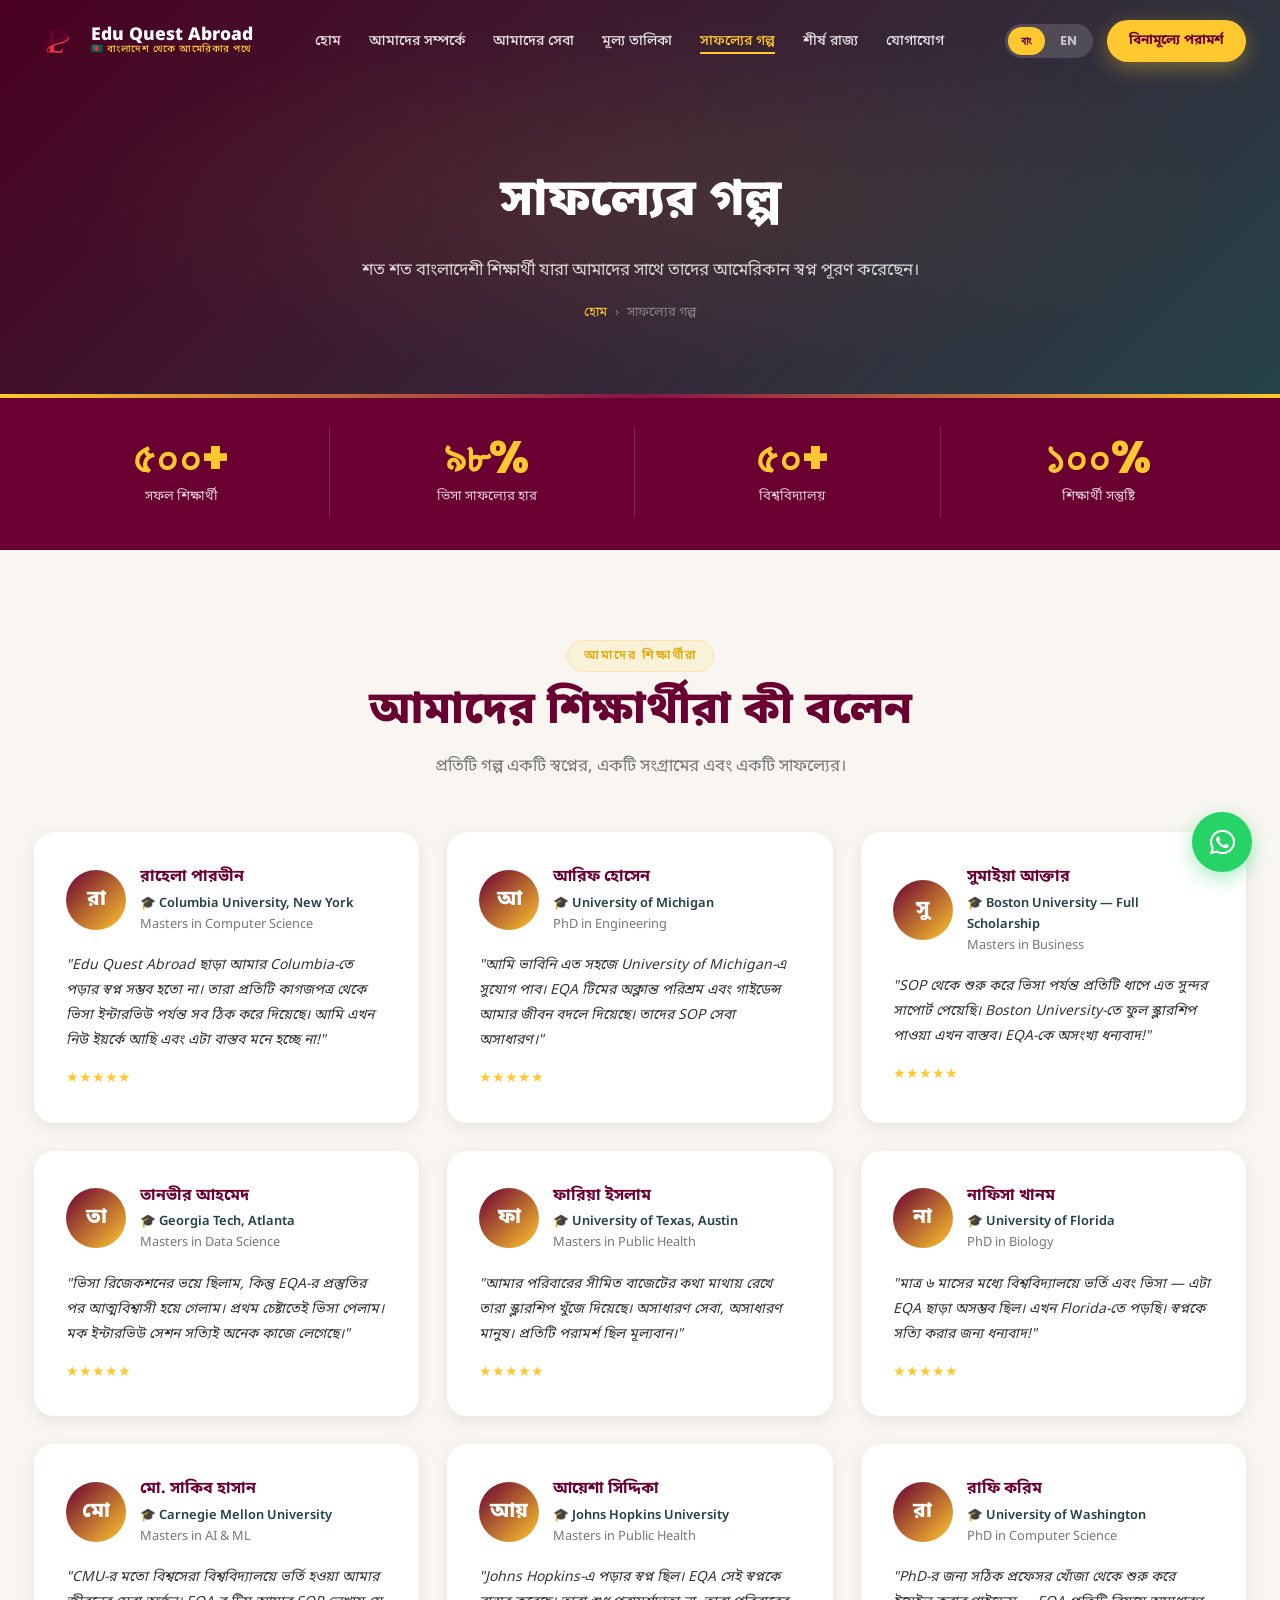
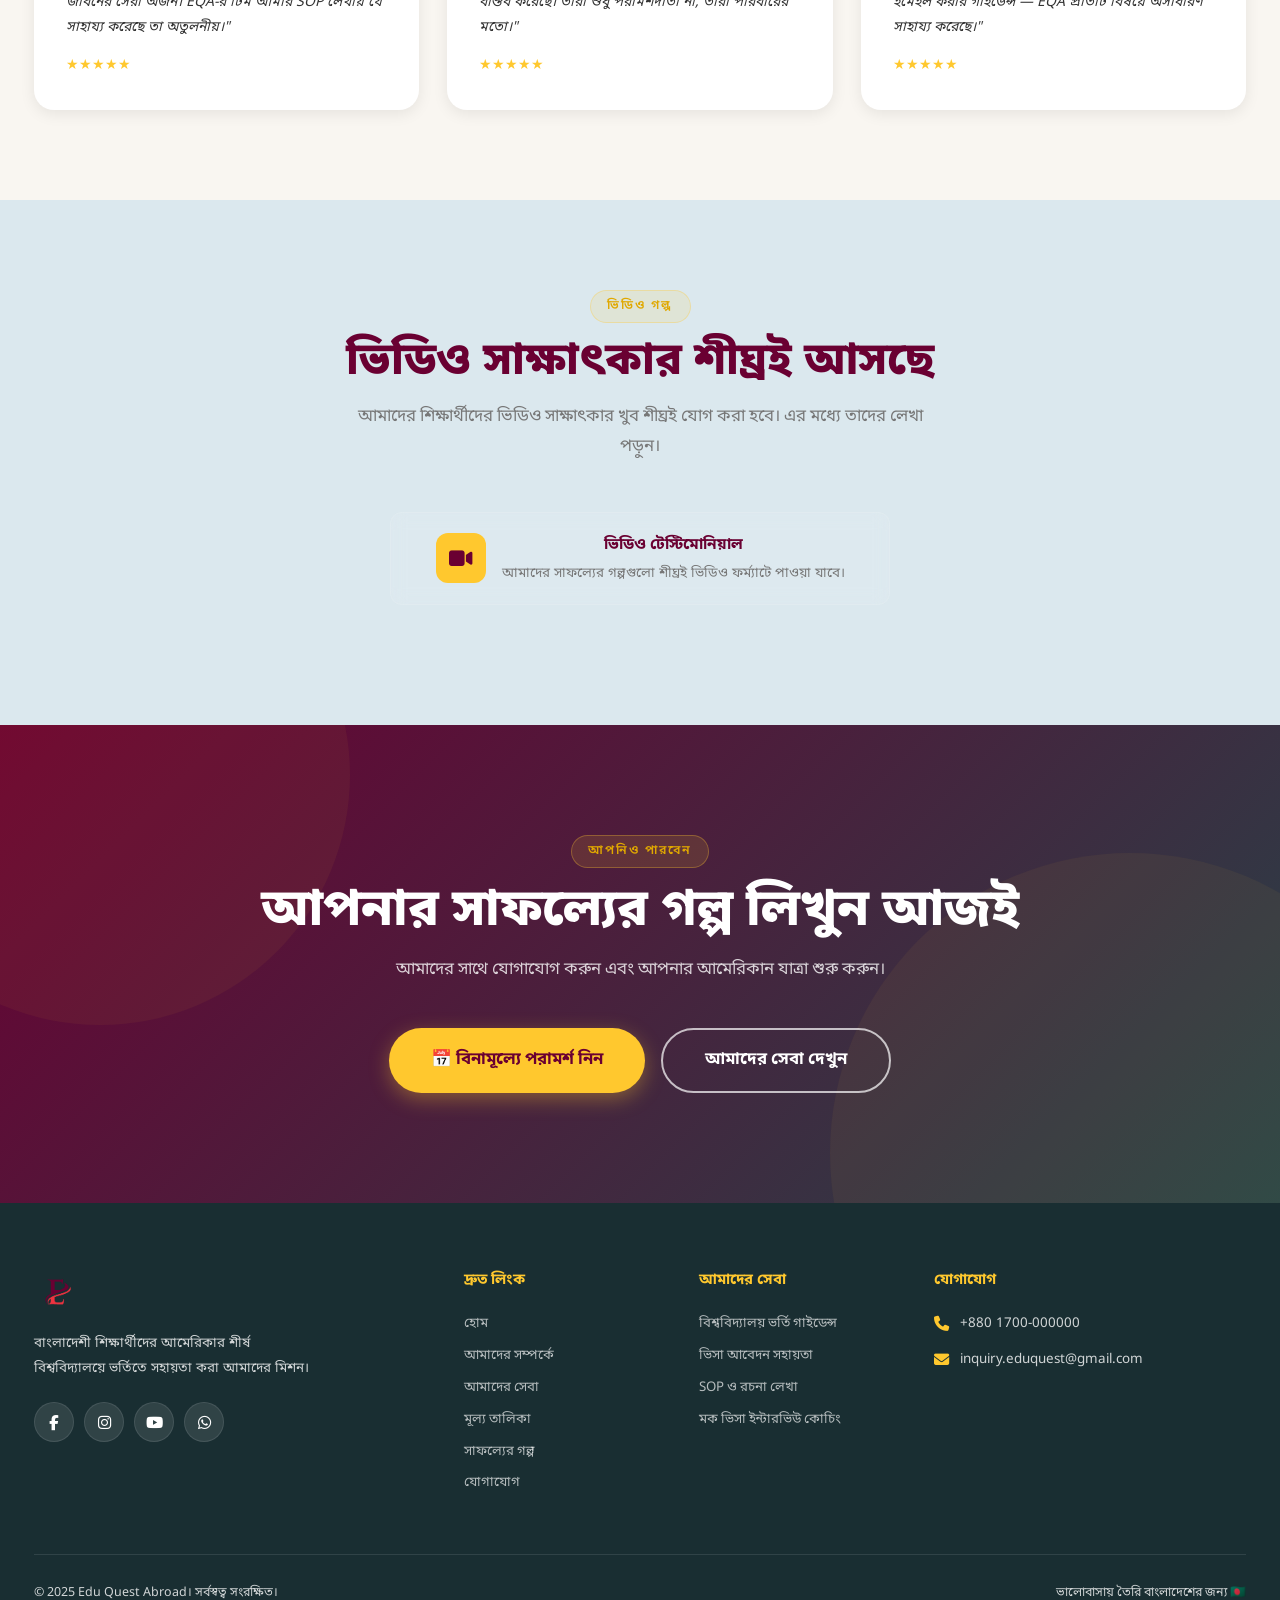
<file: success-stories.html>
<!DOCTYPE html>
<html lang="bn">
<head>
  <meta charset="UTF-8" />
  <meta name="viewport" content="width=device-width, initial-scale=1.0" />
  <title>সাফল্যের গল্প | Edu Quest Abroad</title>
  <link rel="icon" type="image/png" href="Edu Quest Logo.png" />
  <link rel="preconnect" href="https://fonts.googleapis.com" />
  <link href="https://fonts.googleapis.com/css2?family=Noto+Sans+Bengali:wght@300;400;500;600;700;800&family=Poppins:wght@300;400;500;600;700;800&display=swap" rel="stylesheet" />
  <link rel="stylesheet" href="https://cdnjs.cloudflare.com/ajax/libs/font-awesome/6.5.0/css/all.min.css" />
  <link rel="stylesheet" href="assets/css/style.css" />
</head>
<body>

<!-- NAVBAR -->
<nav id="navbar">
  <div class="container nav-wrap">
    <a href="index.html" class="nav-logo">
      <img src="Edu Quest Logo Transparent.png" alt="Edu Quest Abroad Logo" />
      <div class="nav-logo-text">
        <span class="logo-name">Edu Quest Abroad</span>
        <span class="logo-sub" data-i18n="hero-badge">🇧🇩 বাংলাদেশ থেকে আমেরিকার পথে</span>
      </div>
    </a>
    <ul class="nav-links">
      <li><a href="index.html"            data-i18n="nav-home">হোম</a></li>
      <li><a href="about.html"            data-i18n="nav-about">আমাদের সম্পর্কে</a></li>
      <li><a href="services.html"         data-i18n="nav-services">আমাদের সেবা</a></li>
      <li><a href="pricing.html"          data-i18n="nav-pricing">মূল্য তালিকা</a></li>
      <li><a href="success-stories.html"  data-i18n="nav-stories" class="active">সাফল্যের গল্প</a></li>
      <li><a href="top-states.html"       data-i18n="nav-states">শীর্ষ রাজ্য</a></li>
      <li><a href="contact.html"          data-i18n="nav-contact">যোগাযোগ</a></li>
    </ul>
    <div class="nav-right">
      <div class="lang-toggle">
        <button class="lang-btn active" data-lang="bn">বাং</button>
        <button class="lang-btn"        data-lang="en">EN</button>
      </div>
      <a href="contact.html" class="btn btn-gold nav-cta" data-i18n="nav-cta">বিনামূল্যে পরামর্শ</a>
      <button class="hamburger" id="hamburger"><span></span><span></span><span></span></button>
    </div>
  </div>
</nav>

<div class="mobile-nav" id="mobile-nav">
  <button class="mobile-nav-close" id="mobile-close">✕</button>
  <a href="index.html"           data-i18n="nav-home">হোম</a>
  <a href="about.html"           data-i18n="nav-about">আমাদের সম্পর্কে</a>
  <a href="services.html"        data-i18n="nav-services">আমাদের সেবা</a>
  <a href="pricing.html"         data-i18n="nav-pricing">মূল্য তালিকা</a>
  <a href="success-stories.html" data-i18n="nav-stories">সাফল্যের গল্প</a>
  <a href="top-states.html"      data-i18n="nav-states">শীর্ষ রাজ্য</a>
  <a href="contact.html"         data-i18n="nav-contact">যোগাযোগ</a>
  <div class="mobile-lang">
    <button class="lang-btn active" data-lang="bn">বাংলা</button>
    <button class="lang-btn"        data-lang="en">English</button>
  </div>
</div>

<!-- PAGE HERO -->
<section class="page-hero">
  <div class="container">
    <h1 data-i18n="nav-stories">সাফল্যের গল্প</h1>
    <p data-i18n="stories-hero-sub">শত শত বাংলাদেশী শিক্ষার্থী যারা আমাদের সাথে তাদের আমেরিকান স্বপ্ন পূরণ করেছেন।</p>
    <div class="breadcrumb">
      <a href="index.html" data-i18n="nav-home">হোম</a>
      <span>›</span>
      <span data-i18n="nav-stories">সাফল্যের গল্প</span>
    </div>
  </div>
</section>

<!-- STATS -->
<div class="stats-bar">
  <div class="container">
    <div class="stats-grid">
      <div class="stat-item"><div class="stat-num">৫০০+</div><div class="stat-label">সফল শিক্ষার্থী</div></div>
      <div class="stat-item"><div class="stat-num">৯৮%</div><div class="stat-label">ভিসা সাফল্যের হার</div></div>
      <div class="stat-item"><div class="stat-num">৫০+</div><div class="stat-label">বিশ্ববিদ্যালয়</div></div>
      <div class="stat-item"><div class="stat-num">১০০%</div><div class="stat-label">শিক্ষার্থী সন্তুষ্টি</div></div>
    </div>
  </div>
</div>

<!-- STORIES GRID -->
<section class="section-pad" style="background:var(--beige);">
  <div class="container">
    <div class="text-center">
      <span class="section-eyebrow" data-i18n="stories-eye">আমাদের শিক্ষার্থীরা</span>
      <h2 class="section-title" data-i18n="sec-testi-title">আমাদের শিক্ষার্থীরা কী বলেন</h2>
      <p class="section-sub" data-i18n="stories-grid-sub">প্রতিটি গল্প একটি স্বপ্নের, একটি সংগ্রামের এবং একটি সাফল্যের।</p>
    </div>

    <div class="stories-grid">

      <div class="story-card reveal">
        <div class="story-top">
          <div class="story-avatar">রা</div>
          <div class="story-info">
            <h4>রাহেলা পারভীন</h4>
            <div class="story-uni">🎓 Columbia University, New York</div>
            <p>Masters in Computer Science</p>
          </div>
        </div>
        <p class="story-text">"Edu Quest Abroad ছাড়া আমার Columbia-তে পড়ার স্বপ্ন সম্ভব হতো না। তারা প্রতিটি কাগজপত্র থেকে ভিসা ইন্টারভিউ পর্যন্ত সব ঠিক করে দিয়েছে। আমি এখন নিউ ইয়র্কে আছি এবং এটা বাস্তব মনে হচ্ছে না!"</p>
        <div class="story-stars">★★★★★</div>
      </div>

      <div class="story-card reveal d-1">
        <div class="story-top">
          <div class="story-avatar">আ</div>
          <div class="story-info">
            <h4>আরিফ হোসেন</h4>
            <div class="story-uni">🎓 University of Michigan</div>
            <p>PhD in Engineering</p>
          </div>
        </div>
        <p class="story-text">"আমি ভাবিনি এত সহজে University of Michigan-এ সুযোগ পাব। EQA টিমের অক্লান্ত পরিশ্রম এবং গাইডেন্স আমার জীবন বদলে দিয়েছে। তাদের SOP সেবা অসাধারণ।"</p>
        <div class="story-stars">★★★★★</div>
      </div>

      <div class="story-card reveal d-2">
        <div class="story-top">
          <div class="story-avatar">সু</div>
          <div class="story-info">
            <h4>সুমাইয়া আক্তার</h4>
            <div class="story-uni">🎓 Boston University — Full Scholarship</div>
            <p>Masters in Business</p>
          </div>
        </div>
        <p class="story-text">"SOP থেকে শুরু করে ভিসা পর্যন্ত প্রতিটি ধাপে এত সুন্দর সাপোর্ট পেয়েছি। Boston University-তে ফুল স্কলারশিপ পাওয়া এখন বাস্তব। EQA-কে অসংখ্য ধন্যবাদ!"</p>
        <div class="story-stars">★★★★★</div>
      </div>

      <div class="story-card reveal">
        <div class="story-top">
          <div class="story-avatar">তা</div>
          <div class="story-info">
            <h4>তানভীর আহমেদ</h4>
            <div class="story-uni">🎓 Georgia Tech, Atlanta</div>
            <p>Masters in Data Science</p>
          </div>
        </div>
        <p class="story-text">"ভিসা রিজেকশনের ভয়ে ছিলাম, কিন্তু EQA-র প্রস্তুতির পর আত্মবিশ্বাসী হয়ে গেলাম। প্রথম চেষ্টাতেই ভিসা পেলাম। মক ইন্টারভিউ সেশন সত্যিই অনেক কাজে লেগেছে।"</p>
        <div class="story-stars">★★★★★</div>
      </div>

      <div class="story-card reveal d-1">
        <div class="story-top">
          <div class="story-avatar">ফা</div>
          <div class="story-info">
            <h4>ফারিয়া ইসলাম</h4>
            <div class="story-uni">🎓 University of Texas, Austin</div>
            <p>Masters in Public Health</p>
          </div>
        </div>
        <p class="story-text">"আমার পরিবারের সীমিত বাজেটের কথা মাথায় রেখে তারা স্কলারশিপ খুঁজে দিয়েছে। অসাধারণ সেবা, অসাধারণ মানুষ। প্রতিটি পরামর্শ ছিল মূল্যবান।"</p>
        <div class="story-stars">★★★★★</div>
      </div>

      <div class="story-card reveal d-2">
        <div class="story-top">
          <div class="story-avatar">না</div>
          <div class="story-info">
            <h4>নাফিসা খানম</h4>
            <div class="story-uni">🎓 University of Florida</div>
            <p>PhD in Biology</p>
          </div>
        </div>
        <p class="story-text">"মাত্র ৬ মাসের মধ্যে বিশ্ববিদ্যালয়ে ভর্তি এবং ভিসা — এটা EQA ছাড়া অসম্ভব ছিল। এখন Florida-তে পড়ছি। স্বপ্নকে সত্যি করার জন্য ধন্যবাদ!"</p>
        <div class="story-stars">★★★★★</div>
      </div>

      <div class="story-card reveal">
        <div class="story-top">
          <div class="story-avatar">মো</div>
          <div class="story-info">
            <h4>মো. সাকিব হাসান</h4>
            <div class="story-uni">🎓 Carnegie Mellon University</div>
            <p>Masters in AI & ML</p>
          </div>
        </div>
        <p class="story-text">"CMU-র মতো বিশ্বসেরা বিশ্ববিদ্যালয়ে ভর্তি হওয়া আমার জীবনের সেরা অর্জন। EQA-র টিম আমার SOP লেখায় যে সাহায্য করেছে তা অতুলনীয়।"</p>
        <div class="story-stars">★★★★★</div>
      </div>

      <div class="story-card reveal d-1">
        <div class="story-top">
          <div class="story-avatar">আয়</div>
          <div class="story-info">
            <h4>আয়েশা সিদ্দিকা</h4>
            <div class="story-uni">🎓 Johns Hopkins University</div>
            <p>Masters in Public Health</p>
          </div>
        </div>
        <p class="story-text">"Johns Hopkins-এ পড়ার স্বপ্ন ছিল। EQA সেই স্বপ্নকে বাস্তব করেছে। তারা শুধু পরামর্শদাতা না, তারা পরিবারের মতো।"</p>
        <div class="story-stars">★★★★★</div>
      </div>

      <div class="story-card reveal d-2">
        <div class="story-top">
          <div class="story-avatar">রা</div>
          <div class="story-info">
            <h4>রাফি করিম</h4>
            <div class="story-uni">🎓 University of Washington</div>
            <p>PhD in Computer Science</p>
          </div>
        </div>
        <p class="story-text">"PhD-র জন্য সঠিক প্রফেসর খোঁজা থেকে শুরু করে ইমেইল করার গাইডেন্স — EQA প্রতিটি বিষয়ে অসাধারণ সাহায্য করেছে।"</p>
        <div class="story-stars">★★★★★</div>
      </div>

    </div>
  </div>
</section>

<!-- VIDEO TESTIMONIALS CTA -->
<section class="section-pad" style="background:var(--pale-blue);">
  <div class="container text-center">
    <span class="section-eyebrow" data-i18n="stories-vid-eye">ভিডিও গল্প</span>
    <h2 class="section-title" data-i18n="stories-vid-title">ভিডিও সাক্ষাৎকার শীঘ্রই আসছে</h2>
    <p class="section-sub" data-i18n="stories-vid-sub">আমাদের শিক্ষার্থীদের ভিডিও সাক্ষাৎকার খুব শীঘ্রই যোগ করা হবে। এর মধ্যে তাদের লেখা পড়ুন।</p>
    <div class="feature-item" style="max-width:500px;margin:30px auto;justify-content:center;">
      <div class="feat-icon"><i class="fas fa-video"></i></div>
      <div class="feat-text">
        <h4 style="color:var(--maroon);" data-i18n="stories-vid-testimonial">ভিডিও টেস্টিমোনিয়াল</h4>
        <p style="color:var(--gray);" data-i18n="stories-vid-coming">আমাদের সাফল্যের গল্পগুলো শীঘ্রই ভিডিও ফর্ম্যাটে পাওয়া যাবে।</p>
      </div>
    </div>
  </div>
</section>

<!-- CTA -->
<section id="cta-final">
  <div class="container cta-inner">
    <span class="section-eyebrow">আপনিও পারবেন</span>
    <h2 class="section-title" style="color:white;">আপনার সাফল্যের গল্প লিখুন আজই</h2>
    <p class="section-sub" style="color:rgba(255,255,255,.8);">আমাদের সাথে যোগাযোগ করুন এবং আপনার আমেরিকান যাত্রা শুরু করুন।</p>
    <div class="cta-btns">
      <a href="contact.html" class="btn btn-gold btn-lg">📅 বিনামূল্যে পরামর্শ নিন</a>
      <a href="services.html" class="btn btn-outline-white btn-lg">আমাদের সেবা দেখুন</a>
    </div>
  </div>
</section>

<!-- FOOTER -->
<footer>
  <div class="container">
    <div class="footer-top">
      <div class="footer-about">
        <img src="Edu Quest Logo Transparent.png" alt="Edu Quest Abroad" class="footer-logo" />
        <p data-i18n="foot-about">বাংলাদেশী শিক্ষার্থীদের আমেরিকার শীর্ষ বিশ্ববিদ্যালয়ে ভর্তিতে সহায়তা করা আমাদের মিশন।</p>
        <div class="footer-socials">
          <a href="#" class="soc-btn"><i class="fab fa-facebook-f"></i></a>
          <a href="#" class="soc-btn"><i class="fab fa-instagram"></i></a>
          <a href="#" class="soc-btn"><i class="fab fa-youtube"></i></a>
          <a href="#" class="soc-btn"><i class="fab fa-whatsapp"></i></a>
        </div>
      </div>
      <div>
        <h4 class="footer-heading" data-i18n="foot-links-h">দ্রুত লিংক</h4>
        <div class="footer-links">
          <a href="index.html"           data-i18n="nav-home">হোম</a>
          <a href="about.html"           data-i18n="nav-about">আমাদের সম্পর্কে</a>
          <a href="services.html"        data-i18n="nav-services">আমাদের সেবা</a>
          <a href="pricing.html"         data-i18n="nav-pricing">মূল্য তালিকা</a>
          <a href="success-stories.html" data-i18n="nav-stories">সাফল্যের গল্প</a>
          <a href="contact.html"         data-i18n="nav-contact">যোগাযোগ</a>
        </div>
      </div>
      <div>
        <h4 class="footer-heading" data-i18n="foot-svc-h">আমাদের সেবা</h4>
        <div class="footer-links">
          <a href="services.html" data-i18n="svc-1-title">বিশ্ববিদ্যালয় ভর্তি গাইডেন্স</a>
          <a href="services.html" data-i18n="svc-2-title">ভিসা আবেদন সহায়তা</a>
          <a href="services.html" data-i18n="svc-3-title">SOP ও রচনা লেখা</a>
          <a href="services.html" data-i18n="mock-title">মক ভিসা ইন্টারভিউ কোচিং</a>
        </div>
      </div>
      <div>
        <h4 class="footer-heading" data-i18n="foot-contact-h">যোগাযোগ</h4>
        <div class="contact-line"><i class="fas fa-phone"></i><span>+880 1700-000000</span></div>
        <div class="contact-line"><i class="fas fa-envelope"></i><span>inquiry.eduquest@gmail.com</span></div>
      </div>
    </div>
    <div class="footer-bottom">
      <p data-i18n="foot-copy">© 2025 Edu Quest Abroad। সর্বস্বত্ব সংরক্ষিত।</p>
      <p data-i18n="foot-made">ভালোবাসায় তৈরি বাংলাদেশের জন্য 🇧🇩</p>
    </div>
  </div>
</footer>

<a href="https://wa.me/8801700000000" class="wa-float" target="_blank"><i class="fab fa-whatsapp"></i></a>
<script src="assets/js/main.js"></script>
</body>
</html>
</file>
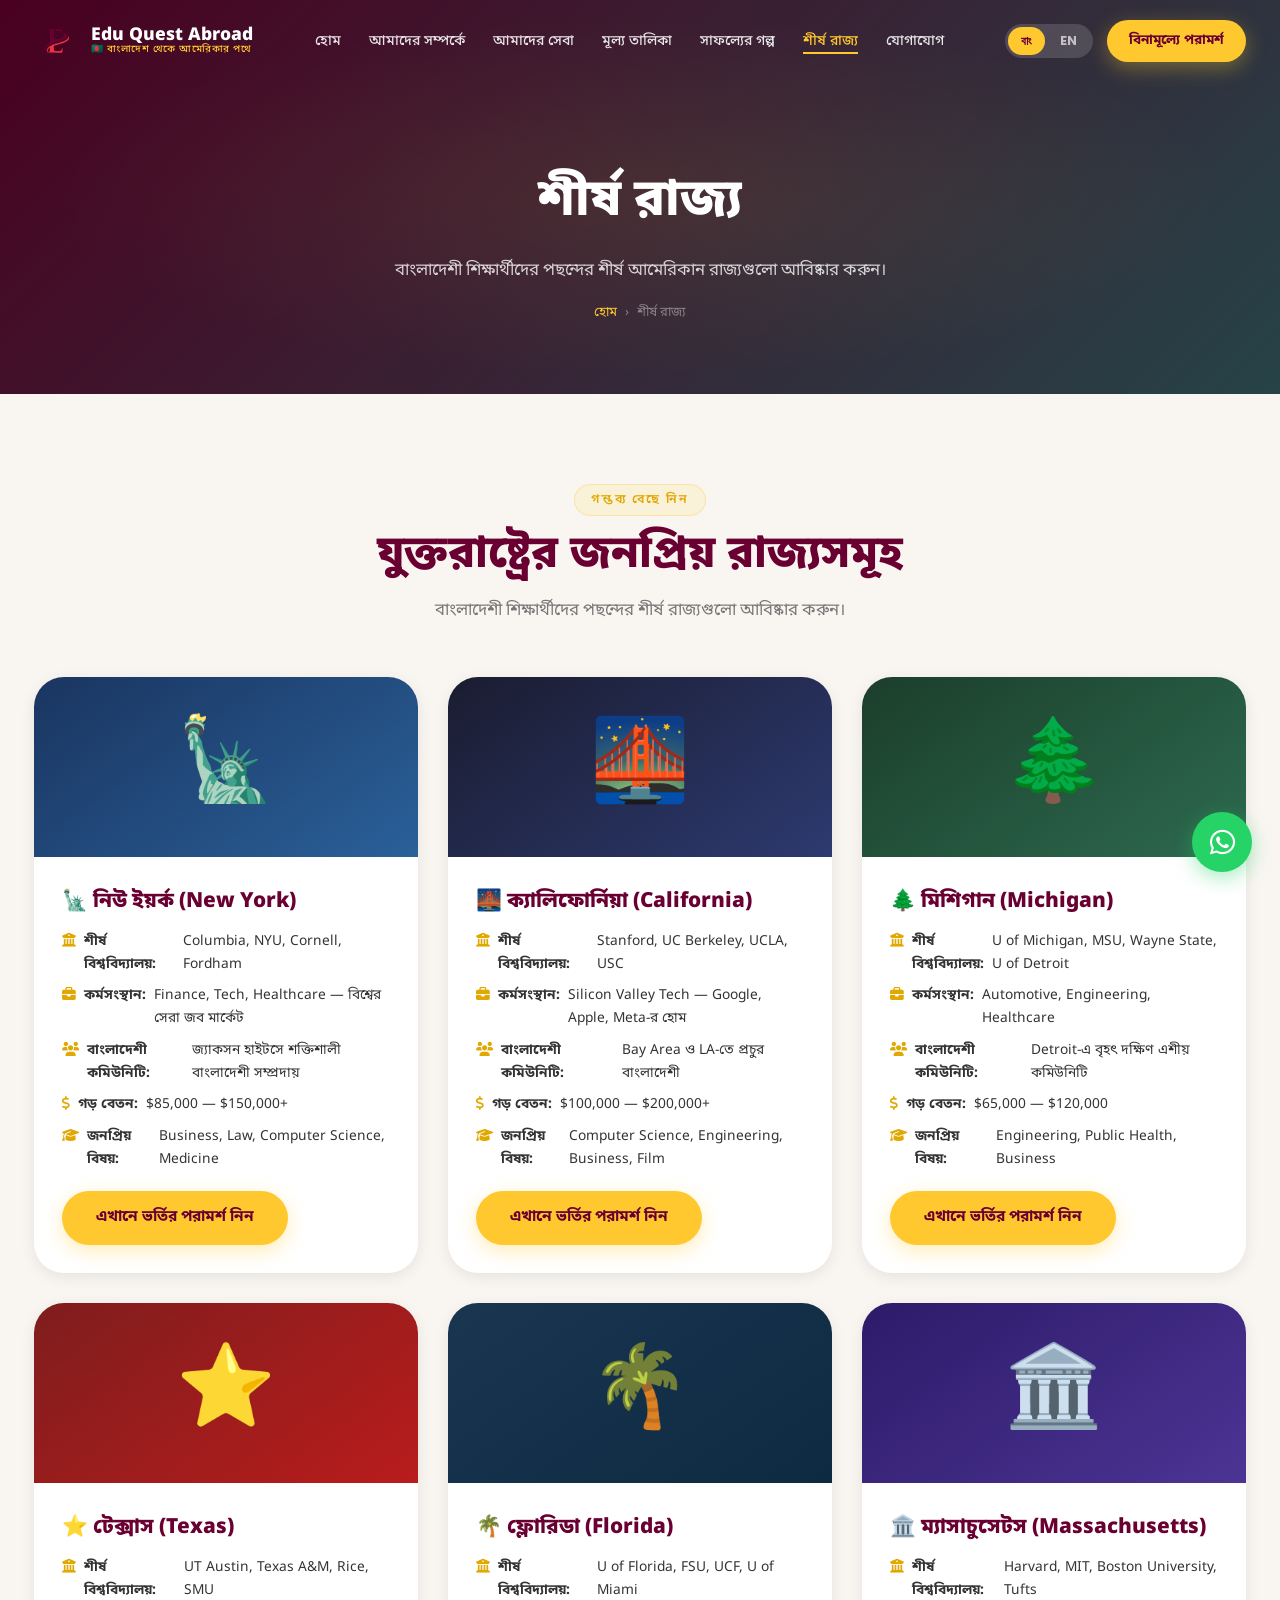
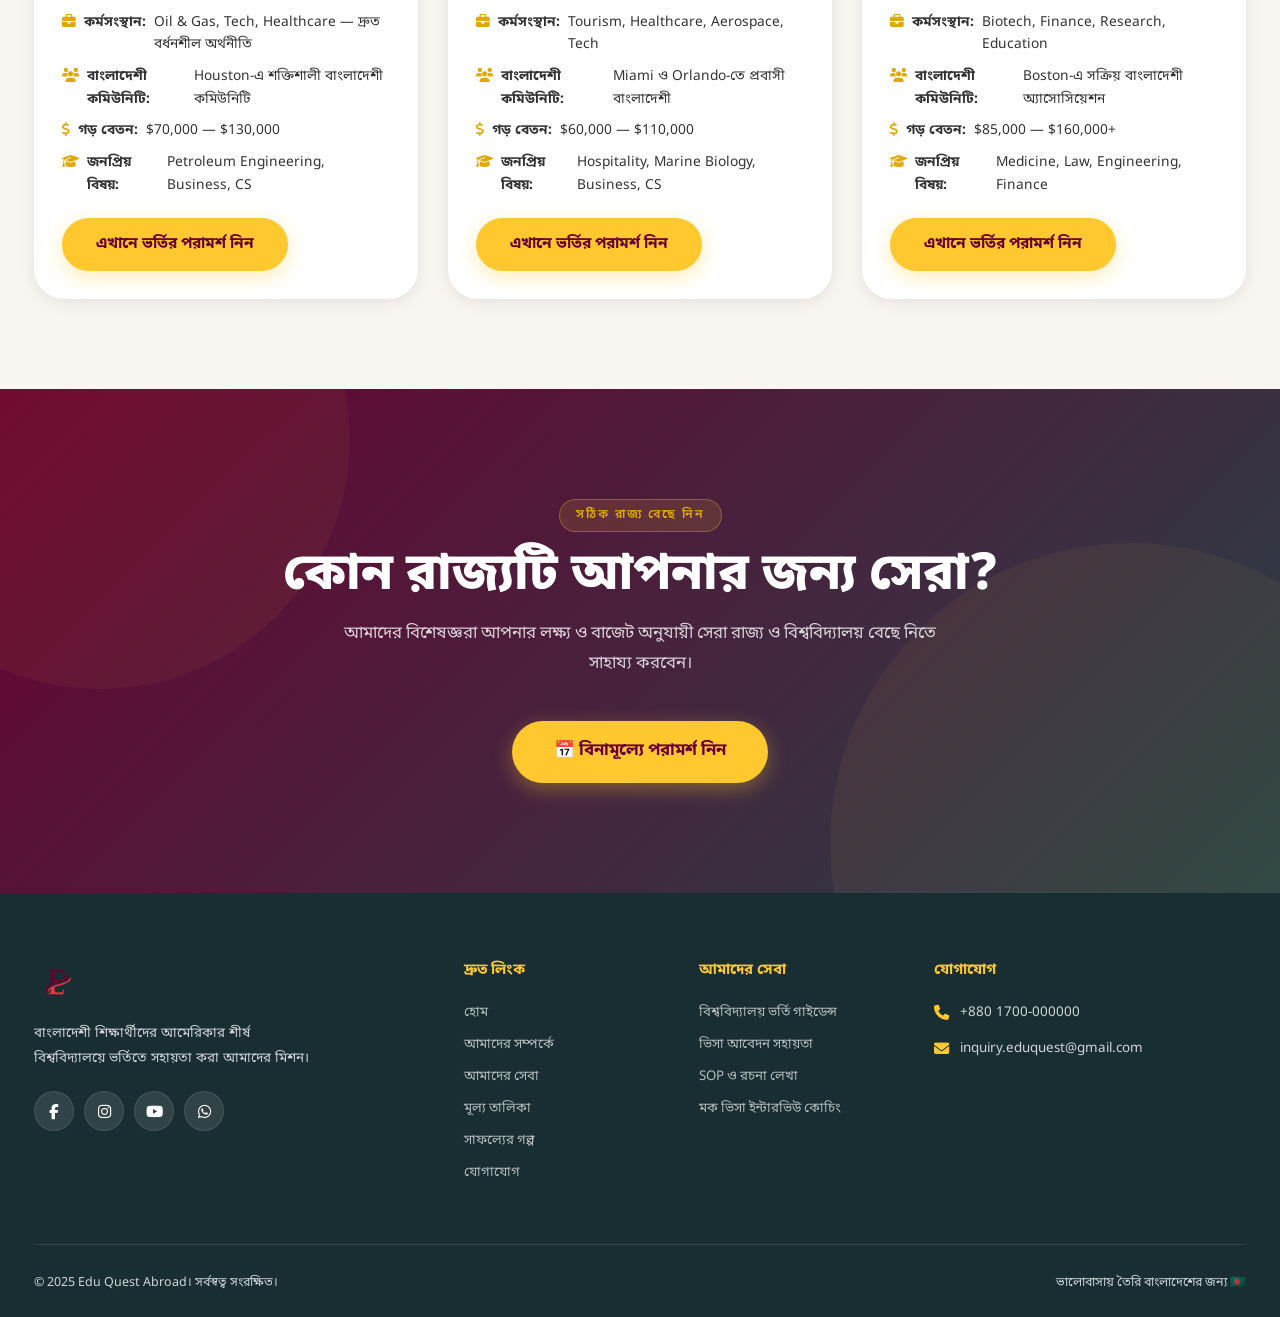
<file: top-states.html>
<!DOCTYPE html>
<html lang="bn">
<head>
  <meta charset="UTF-8" />
  <meta name="viewport" content="width=device-width, initial-scale=1.0" />
  <title>যুক্তরাষ্ট্রের শীর্ষ রাজ্য | Edu Quest Abroad</title>
  <link rel="icon" type="image/png" href="Edu Quest Logo.png" />
  <link rel="preconnect" href="https://fonts.googleapis.com" />
  <link href="https://fonts.googleapis.com/css2?family=Noto+Sans+Bengali:wght@300;400;500;600;700;800&family=Poppins:wght@300;400;500;600;700;800&display=swap" rel="stylesheet" />
  <link rel="stylesheet" href="https://cdnjs.cloudflare.com/ajax/libs/font-awesome/6.5.0/css/all.min.css" />
  <link rel="stylesheet" href="assets/css/style.css" />
</head>
<body>

<!-- NAVBAR -->
<nav id="navbar">
  <div class="container nav-wrap">
    <a href="index.html" class="nav-logo">
      <img src="Edu Quest Logo Transparent.png" alt="Edu Quest Abroad Logo" />
      <div class="nav-logo-text">
        <span class="logo-name">Edu Quest Abroad</span>
        <span class="logo-sub" data-i18n="hero-badge">🇧🇩 বাংলাদেশ থেকে আমেরিকার পথে</span>
      </div>
    </a>
    <ul class="nav-links">
      <li><a href="index.html"            data-i18n="nav-home">হোম</a></li>
      <li><a href="about.html"            data-i18n="nav-about">আমাদের সম্পর্কে</a></li>
      <li><a href="services.html"         data-i18n="nav-services">আমাদের সেবা</a></li>
      <li><a href="pricing.html"          data-i18n="nav-pricing">মূল্য তালিকা</a></li>
      <li><a href="success-stories.html"  data-i18n="nav-stories">সাফল্যের গল্প</a></li>
      <li><a href="top-states.html"       data-i18n="nav-states" class="active">শীর্ষ রাজ্য</a></li>
      <li><a href="contact.html"          data-i18n="nav-contact">যোগাযোগ</a></li>
    </ul>
    <div class="nav-right">
      <div class="lang-toggle">
        <button class="lang-btn active" data-lang="bn">বাং</button>
        <button class="lang-btn"        data-lang="en">EN</button>
      </div>
      <a href="contact.html" class="btn btn-gold nav-cta" data-i18n="nav-cta">বিনামূল্যে পরামর্শ</a>
      <button class="hamburger" id="hamburger"><span></span><span></span><span></span></button>
    </div>
  </div>
</nav>

<div class="mobile-nav" id="mobile-nav">
  <button class="mobile-nav-close" id="mobile-close">✕</button>
  <a href="index.html"           data-i18n="nav-home">হোম</a>
  <a href="about.html"           data-i18n="nav-about">আমাদের সম্পর্কে</a>
  <a href="services.html"        data-i18n="nav-services">আমাদের সেবা</a>
  <a href="pricing.html"         data-i18n="nav-pricing">মূল্য তালিকা</a>
  <a href="success-stories.html" data-i18n="nav-stories">সাফল্যের গল্প</a>
  <a href="top-states.html"      data-i18n="nav-states">শীর্ষ রাজ্য</a>
  <a href="contact.html"         data-i18n="nav-contact">যোগাযোগ</a>
  <div class="mobile-lang">
    <button class="lang-btn active" data-lang="bn">বাংলা</button>
    <button class="lang-btn"        data-lang="en">English</button>
  </div>
</div>

<!-- PAGE HERO -->
<section class="page-hero">
  <div class="container">
    <h1 data-i18n="nav-states">শীর্ষ রাজ্য</h1>
    <p data-i18n="states-hero-sub">বাংলাদেশী শিক্ষার্থীদের পছন্দের শীর্ষ আমেরিকান রাজ্যগুলো আবিষ্কার করুন।</p>
    <div class="breadcrumb">
      <a href="index.html" data-i18n="nav-home">হোম</a>
      <span>›</span>
      <span data-i18n="nav-states">শীর্ষ রাজ্য</span>
    </div>
  </div>
</section>

<!-- STATES DETAIL -->
<section class="section-pad" style="background:var(--beige);">
  <div class="container">
    <div class="text-center">
      <span class="section-eyebrow" data-i18n="states-detail-eye">গন্তব্য বেছে নিন</span>
      <h2 class="section-title" data-i18n="sec-states-title">যুক্তরাষ্ট্রের জনপ্রিয় রাজ্যসমূহ</h2>
      <p class="section-sub" data-i18n="sec-states-sub">বাংলাদেশী শিক্ষার্থীদের পছন্দের শীর্ষ রাজ্যগুলো আবিষ্কার করুন।</p>
    </div>

    <div class="states-detail-grid">

      <!-- New York -->
      <div class="state-detail-card reveal">
        <div class="state-hero-img sc-1 state-grad" style="background:linear-gradient(145deg,#1a3560,#2a6099);">
          <span style="font-size:5rem;position:relative;z-index:2;">🗽</span>
        </div>
        <div class="state-detail-body">
          <h3>🗽 নিউ ইয়র্ক (New York)</h3>
          <ul>
            <li><i class="fas fa-university"></i> <strong>শীর্ষ বিশ্ববিদ্যালয়:</strong> Columbia, NYU, Cornell, Fordham</li>
            <li><i class="fas fa-briefcase"></i> <strong>কর্মসংস্থান:</strong> Finance, Tech, Healthcare — বিশ্বের সেরা জব মার্কেট</li>
            <li><i class="fas fa-users"></i> <strong>বাংলাদেশী কমিউনিটি:</strong> জ্যাকসন হাইটসে শক্তিশালী বাংলাদেশী সম্প্রদায়</li>
            <li><i class="fas fa-dollar-sign"></i> <strong>গড় বেতন:</strong> $85,000 — $150,000+</li>
            <li><i class="fas fa-graduation-cap"></i> <strong>জনপ্রিয় বিষয়:</strong> Business, Law, Computer Science, Medicine</li>
          </ul>
          <a href="contact.html" class="btn btn-gold" style="margin-top:20px;">এখানে ভর্তির পরামর্শ নিন</a>
        </div>
      </div>

      <!-- California -->
      <div class="state-detail-card reveal d-1">
        <div class="state-hero-img sc-2 state-grad" style="background:linear-gradient(145deg,#1a1c30,#2d3a70);">
          <span style="font-size:5rem;position:relative;z-index:2;">🌉</span>
        </div>
        <div class="state-detail-body">
          <h3>🌉 ক্যালিফোর্নিয়া (California)</h3>
          <ul>
            <li><i class="fas fa-university"></i> <strong>শীর্ষ বিশ্ববিদ্যালয়:</strong> Stanford, UC Berkeley, UCLA, USC</li>
            <li><i class="fas fa-briefcase"></i> <strong>কর্মসংস্থান:</strong> Silicon Valley Tech — Google, Apple, Meta-র হোম</li>
            <li><i class="fas fa-users"></i> <strong>বাংলাদেশী কমিউনিটি:</strong> Bay Area ও LA-তে প্রচুর বাংলাদেশী</li>
            <li><i class="fas fa-dollar-sign"></i> <strong>গড় বেতন:</strong> $100,000 — $200,000+</li>
            <li><i class="fas fa-graduation-cap"></i> <strong>জনপ্রিয় বিষয়:</strong> Computer Science, Engineering, Business, Film</li>
          </ul>
          <a href="contact.html" class="btn btn-gold" style="margin-top:20px;">এখানে ভর্তির পরামর্শ নিন</a>
        </div>
      </div>

      <!-- Michigan -->
      <div class="state-detail-card reveal d-2">
        <div class="state-hero-img sc-3 state-grad" style="background:linear-gradient(145deg,#1b3e2a,#2d6a4f);">
          <span style="font-size:5rem;position:relative;z-index:2;">🌲</span>
        </div>
        <div class="state-detail-body">
          <h3>🌲 মিশিগান (Michigan)</h3>
          <ul>
            <li><i class="fas fa-university"></i> <strong>শীর্ষ বিশ্ববিদ্যালয়:</strong> U of Michigan, MSU, Wayne State, U of Detroit</li>
            <li><i class="fas fa-briefcase"></i> <strong>কর্মসংস্থান:</strong> Automotive, Engineering, Healthcare</li>
            <li><i class="fas fa-users"></i> <strong>বাংলাদেশী কমিউনিটি:</strong> Detroit-এ বৃহৎ দক্ষিণ এশীয় কমিউনিটি</li>
            <li><i class="fas fa-dollar-sign"></i> <strong>গড় বেতন:</strong> $65,000 — $120,000</li>
            <li><i class="fas fa-graduation-cap"></i> <strong>জনপ্রিয় বিষয়:</strong> Engineering, Public Health, Business</li>
          </ul>
          <a href="contact.html" class="btn btn-gold" style="margin-top:20px;">এখানে ভর্তির পরামর্শ নিন</a>
        </div>
      </div>

      <!-- Texas -->
      <div class="state-detail-card reveal">
        <div class="state-hero-img sc-4 state-grad" style="background:linear-gradient(145deg,#7f1d1d,#b91c1c);">
          <span style="font-size:5rem;position:relative;z-index:2;">⭐</span>
        </div>
        <div class="state-detail-body">
          <h3>⭐ টেক্সাস (Texas)</h3>
          <ul>
            <li><i class="fas fa-university"></i> <strong>শীর্ষ বিশ্ববিদ্যালয়:</strong> UT Austin, Texas A&M, Rice, SMU</li>
            <li><i class="fas fa-briefcase"></i> <strong>কর্মসংস্থান:</strong> Oil & Gas, Tech, Healthcare — দ্রুত বর্ধনশীল অর্থনীতি</li>
            <li><i class="fas fa-users"></i> <strong>বাংলাদেশী কমিউনিটি:</strong> Houston-এ শক্তিশালী বাংলাদেশী কমিউনিটি</li>
            <li><i class="fas fa-dollar-sign"></i> <strong>গড় বেতন:</strong> $70,000 — $130,000</li>
            <li><i class="fas fa-graduation-cap"></i> <strong>জনপ্রিয় বিষয়:</strong> Petroleum Engineering, Business, CS</li>
          </ul>
          <a href="contact.html" class="btn btn-gold" style="margin-top:20px;">এখানে ভর্তির পরামর্শ নিন</a>
        </div>
      </div>

      <!-- Florida -->
      <div class="state-detail-card reveal d-1">
        <div class="state-hero-img sc-5 state-grad" style="background:linear-gradient(145deg,#1a3550,#0e2a42);">
          <span style="font-size:5rem;position:relative;z-index:2;">🌴</span>
        </div>
        <div class="state-detail-body">
          <h3>🌴 ফ্লোরিডা (Florida)</h3>
          <ul>
            <li><i class="fas fa-university"></i> <strong>শীর্ষ বিশ্ববিদ্যালয়:</strong> U of Florida, FSU, UCF, U of Miami</li>
            <li><i class="fas fa-briefcase"></i> <strong>কর্মসংস্থান:</strong> Tourism, Healthcare, Aerospace, Tech</li>
            <li><i class="fas fa-users"></i> <strong>বাংলাদেশী কমিউনিটি:</strong> Miami ও Orlando-তে প্রবাসী বাংলাদেশী</li>
            <li><i class="fas fa-dollar-sign"></i> <strong>গড় বেতন:</strong> $60,000 — $110,000</li>
            <li><i class="fas fa-graduation-cap"></i> <strong>জনপ্রিয় বিষয়:</strong> Hospitality, Marine Biology, Business, CS</li>
          </ul>
          <a href="contact.html" class="btn btn-gold" style="margin-top:20px;">এখানে ভর্তির পরামর্শ নিন</a>
        </div>
      </div>

      <!-- Massachusetts -->
      <div class="state-detail-card reveal d-2">
        <div class="state-hero-img" style="background:linear-gradient(145deg,#2d1b69,#4c3494);">
          <span style="font-size:5rem;position:relative;z-index:2;">🏛️</span>
        </div>
        <div class="state-detail-body">
          <h3>🏛️ ম্যাসাচুসেটস (Massachusetts)</h3>
          <ul>
            <li><i class="fas fa-university"></i> <strong>শীর্ষ বিশ্ববিদ্যালয়:</strong> Harvard, MIT, Boston University, Tufts</li>
            <li><i class="fas fa-briefcase"></i> <strong>কর্মসংস্থান:</strong> Biotech, Finance, Research, Education</li>
            <li><i class="fas fa-users"></i> <strong>বাংলাদেশী কমিউনিটি:</strong> Boston-এ সক্রিয় বাংলাদেশী অ্যাসোসিয়েশন</li>
            <li><i class="fas fa-dollar-sign"></i> <strong>গড় বেতন:</strong> $85,000 — $160,000+</li>
            <li><i class="fas fa-graduation-cap"></i> <strong>জনপ্রিয় বিষয়:</strong> Medicine, Law, Engineering, Finance</li>
          </ul>
          <a href="contact.html" class="btn btn-gold" style="margin-top:20px;">এখানে ভর্তির পরামর্শ নিন</a>
        </div>
      </div>

    </div>
  </div>
</section>

<!-- CTA -->
<section id="cta-final">
  <div class="container cta-inner">
    <span class="section-eyebrow">সঠিক রাজ্য বেছে নিন</span>
    <h2 class="section-title" style="color:white;">কোন রাজ্যটি আপনার জন্য সেরা?</h2>
    <p class="section-sub" style="color:rgba(255,255,255,.8);">আমাদের বিশেষজ্ঞরা আপনার লক্ষ্য ও বাজেট অনুযায়ী সেরা রাজ্য ও বিশ্ববিদ্যালয় বেছে নিতে সাহায্য করবেন।</p>
    <div class="cta-btns">
      <a href="contact.html" class="btn btn-gold btn-lg">📅 বিনামূল্যে পরামর্শ নিন</a>
    </div>
  </div>
</section>

<!-- FOOTER -->
<footer>
  <div class="container">
    <div class="footer-top">
      <div class="footer-about">
        <img src="Edu Quest Logo Transparent.png" alt="Edu Quest Abroad" class="footer-logo" />
        <p data-i18n="foot-about">বাংলাদেশী শিক্ষার্থীদের আমেরিকার শীর্ষ বিশ্ববিদ্যালয়ে ভর্তিতে সহায়তা করা আমাদের মিশন।</p>
        <div class="footer-socials">
          <a href="#" class="soc-btn"><i class="fab fa-facebook-f"></i></a>
          <a href="#" class="soc-btn"><i class="fab fa-instagram"></i></a>
          <a href="#" class="soc-btn"><i class="fab fa-youtube"></i></a>
          <a href="#" class="soc-btn"><i class="fab fa-whatsapp"></i></a>
        </div>
      </div>
      <div>
        <h4 class="footer-heading" data-i18n="foot-links-h">দ্রুত লিংক</h4>
        <div class="footer-links">
          <a href="index.html"           data-i18n="nav-home">হোম</a>
          <a href="about.html"           data-i18n="nav-about">আমাদের সম্পর্কে</a>
          <a href="services.html"        data-i18n="nav-services">আমাদের সেবা</a>
          <a href="pricing.html"         data-i18n="nav-pricing">মূল্য তালিকা</a>
          <a href="success-stories.html" data-i18n="nav-stories">সাফল্যের গল্প</a>
          <a href="contact.html"         data-i18n="nav-contact">যোগাযোগ</a>
        </div>
      </div>
      <div>
        <h4 class="footer-heading" data-i18n="foot-svc-h">আমাদের সেবা</h4>
        <div class="footer-links">
          <a href="services.html" data-i18n="svc-1-title">বিশ্ববিদ্যালয় ভর্তি গাইডেন্স</a>
          <a href="services.html" data-i18n="svc-2-title">ভিসা আবেদন সহায়তা</a>
          <a href="services.html" data-i18n="svc-3-title">SOP ও রচনা লেখা</a>
          <a href="services.html" data-i18n="mock-title">মক ভিসা ইন্টারভিউ কোচিং</a>
        </div>
      </div>
      <div>
        <h4 class="footer-heading" data-i18n="foot-contact-h">যোগাযোগ</h4>
        <div class="contact-line"><i class="fas fa-phone"></i><span>+880 1700-000000</span></div>
        <div class="contact-line"><i class="fas fa-envelope"></i><span>inquiry.eduquest@gmail.com</span></div>
      </div>
    </div>
    <div class="footer-bottom">
      <p data-i18n="foot-copy">© 2025 Edu Quest Abroad। সর্বস্বত্ব সংরক্ষিত।</p>
      <p data-i18n="foot-made">ভালোবাসায় তৈরি বাংলাদেশের জন্য 🇧🇩</p>
    </div>
  </div>
</footer>

<a href="https://wa.me/8801700000000" class="wa-float" target="_blank"><i class="fab fa-whatsapp"></i></a>
<script src="assets/js/main.js"></script>
</body>
</html>
</file>
<file: assets/css/style.css>
/* ============================================================
   EduQuestAbroad — Main Stylesheet
   Color Palette:
   Maroon: #6A0032 | Gold: #FFC82E | Teal: #264348
   Charcoal: #333333 | Beige: #F9F6F1 | Pale Blue: #DBE8EE
   ============================================================ */

@import url('https://fonts.googleapis.com/css2?family=Noto+Sans+Bengali:wght@300;400;500;600;700;800&family=Poppins:wght@300;400;500;600;700;800&display=swap');

/* ─── ROOT VARIABLES ─────────────────────────────────────── */
:root {
  --maroon:      #6A0032;
  --maroon-d:    #4A0020;
  --maroon-l:    #8A1048;
  --gold:        #FFC82E;
  --gold-d:      #E0A800;
  --gold-l:      #FFD75E;
  --teal:        #264348;
  --teal-d:      #192e32;
  --teal-l:      #3a6068;
  --charcoal:    #333333;
  --beige:       #F9F6F1;
  --pale-blue:   #DBE8EE;
  --white:       #FFFFFF;
  --gray:        #777777;
  --gray-l:      #f0f0f0;

  --font-en:     'Poppins', sans-serif;
  --font-bn:     'Noto Sans Bengali', 'Poppins', sans-serif;

  --radius:      12px;
  --radius-lg:   20px;
  --radius-xl:   30px;
  --transition:  all 0.3s ease;
  --shadow-sm:   0 4px 15px rgba(0,0,0,.08);
  --shadow-md:   0 8px 30px rgba(0,0,0,.12);
  --shadow-lg:   0 20px 60px rgba(0,0,0,.18);
}

/* ─── RESET ──────────────────────────────────────────────── */
*, *::before, *::after { margin: 0; padding: 0; box-sizing: border-box; }
html   { scroll-behavior: smooth; font-size: 16px; }
body   { font-family: var(--font-bn); color: var(--charcoal); background: var(--beige); overflow-x: hidden; line-height: 1.65; }
img    { max-width: 100%; height: auto; display: block; }
a      { text-decoration: none; color: inherit; }
ul, ol { list-style: none; }
button { cursor: pointer; border: none; outline: none; background: none; }
input, textarea, select { outline: none; font-family: inherit; }

/* ─── UTILITIES ──────────────────────────────────────────── */
.container     { max-width: 1260px; margin: 0 auto; padding: 0 24px; }
.section-pad   { padding: 90px 0; }
.text-center   { text-align: center; }
.text-gold     { color: var(--gold); }
.text-maroon   { color: var(--maroon); }
.text-white    { color: var(--white); }
.fw-700        { font-weight: 700; }

.section-eyebrow {
  display: inline-block;
  font-size: .78rem;
  font-weight: 600;
  letter-spacing: 2px;
  text-transform: uppercase;
  color: var(--gold-d);
  background: rgba(255,200,46,.12);
  border: 1px solid rgba(255,200,46,.3);
  padding: 5px 16px;
  border-radius: 50px;
  margin-bottom: 14px;
}

.section-title {
  font-size: clamp(1.9rem, 4vw, 2.8rem);
  font-weight: 800;
  color: var(--maroon);
  line-height: 1.18;
  margin-bottom: 14px;
}

.section-sub {
  font-size: 1.05rem;
  color: var(--gray);
  max-width: 600px;
  margin: 0 auto 50px;
  line-height: 1.75;
}

/* ─── BUTTONS ────────────────────────────────────────────── */
.btn {
  display: inline-flex;
  align-items: center;
  gap: 9px;
  padding: 14px 34px;
  border-radius: 50px;
  font-size: .97rem;
  font-weight: 700;
  transition: var(--transition);
  font-family: var(--font-bn);
  white-space: nowrap;
}

.btn-gold {
  background: var(--gold);
  color: var(--maroon);
  box-shadow: 0 6px 20px rgba(255,200,46,.35);
}
.btn-gold:hover {
  background: var(--gold-d);
  transform: translateY(-4px);
  box-shadow: 0 12px 30px rgba(255,200,46,.45);
}

.btn-outline-white {
  background: transparent;
  border: 2px solid rgba(255,255,255,.7);
  color: var(--white);
}
.btn-outline-white:hover {
  background: var(--white);
  color: var(--maroon);
  border-color: var(--white);
  transform: translateY(-4px);
}

.btn-maroon {
  background: var(--maroon);
  color: var(--white);
  box-shadow: 0 6px 20px rgba(106,0,50,.3);
}
.btn-maroon:hover {
  background: var(--maroon-d);
  transform: translateY(-4px);
  box-shadow: 0 12px 30px rgba(106,0,50,.4);
}

.btn-teal {
  background: var(--teal);
  color: var(--white);
}
.btn-teal:hover {
  background: var(--teal-d);
  transform: translateY(-4px);
}

.btn-lg { padding: 17px 42px; font-size: 1.05rem; }

/* ─── NAVBAR ─────────────────────────────────────────────── */
#navbar {
  position: fixed;
  inset-inline: 0;
  top: 0;
  z-index: 1000;
  padding: 18px 0;
  transition: var(--transition);
}

#navbar.scrolled {
  background: rgba(74, 0, 32, .96);
  backdrop-filter: blur(14px);
  -webkit-backdrop-filter: blur(14px);
  box-shadow: 0 2px 25px rgba(0,0,0,.25);
  padding: 10px 0;
}

.nav-wrap {
  display: flex;
  align-items: center;
  justify-content: space-between;
  gap: 20px;
}

/* Logo */
.nav-logo {
  display: flex;
  align-items: center;
  gap: 11px;
  flex-shrink: 0;
}
.nav-logo img {
  height: 46px;
  width: auto;
}
.nav-logo-text {
  display: flex;
  flex-direction: column;
  line-height: 1;
}
.logo-name {
  font-size: 1.1rem;
  font-weight: 800;
  color: var(--white);
}
.logo-sub {
  font-size: .62rem;
  font-weight: 500;
  color: var(--gold);
  letter-spacing: .5px;
}

/* Nav links */
.nav-links {
  display: flex;
  align-items: center;
  gap: 28px;
}
.nav-links a {
  font-size: .88rem;
  font-weight: 500;
  color: rgba(255,255,255,.88);
  position: relative;
  padding-bottom: 3px;
  transition: var(--transition);
}
.nav-links a::after {
  content: '';
  position: absolute;
  bottom: 0; left: 0;
  width: 0; height: 2px;
  background: var(--gold);
  transition: var(--transition);
}
.nav-links a:hover,
.nav-links a.active { color: var(--gold); }
.nav-links a:hover::after,
.nav-links a.active::after { width: 100%; }

/* Nav right */
.nav-right {
  display: flex;
  align-items: center;
  gap: 14px;
  flex-shrink: 0;
}

/* Language toggle */
.lang-toggle {
  display: flex;
  background: rgba(255,255,255,.15);
  border-radius: 50px;
  padding: 3px;
  gap: 2px;
}
.lang-btn {
  padding: 5px 13px;
  border-radius: 50px;
  font-size: .78rem;
  font-weight: 700;
  color: rgba(255,255,255,.65);
  transition: var(--transition);
  font-family: var(--font-en);
}
.lang-btn.active {
  background: var(--gold);
  color: var(--maroon);
}

.nav-cta { padding: 10px 22px; font-size: .85rem; }

/* Hamburger */
.hamburger {
  display: none;
  flex-direction: column;
  gap: 5px;
  padding: 6px;
}
.hamburger span {
  width: 26px; height: 2.5px;
  background: var(--white);
  border-radius: 3px;
  transition: var(--transition);
  display: block;
}
.hamburger.open span:nth-child(1) { transform: rotate(45deg) translate(5px, 5px); }
.hamburger.open span:nth-child(2) { opacity: 0; }
.hamburger.open span:nth-child(3) { transform: rotate(-45deg) translate(5px, -5px); }

/* Mobile Drawer */
.mobile-nav {
  display: none;
  position: fixed;
  inset: 0;
  background: var(--maroon-d);
  z-index: 999;
  flex-direction: column;
  align-items: center;
  justify-content: center;
  gap: 28px;
}
.mobile-nav.open { display: flex; }
.mobile-nav a {
  color: var(--white);
  font-size: 1.5rem;
  font-weight: 700;
  transition: var(--transition);
}
.mobile-nav a:hover { color: var(--gold); }
.mobile-nav-close {
  position: absolute;
  top: 22px; right: 26px;
  font-size: 2.2rem;
  color: var(--white);
  line-height: 1;
}
.mobile-lang {
  display: flex;
  gap: 10px;
  margin-top: 10px;
}
.mobile-lang .lang-btn {
  padding: 8px 20px;
  font-size: .95rem;
  background: rgba(255,255,255,.12);
  color: var(--white);
}
.mobile-lang .lang-btn.active {
  background: var(--gold);
  color: var(--maroon);
}

/* ─── HERO ───────────────────────────────────────────────── */
#hero {
  position: relative;
  min-height: 100vh;
  display: flex;
  align-items: center;
  overflow: hidden;
  background: linear-gradient(135deg, var(--maroon-d) 0%, var(--teal) 55%, #1a3a3a 100%);
}

#hero-canvas {
  position: absolute;
  inset: 0;
  width: 100%; height: 100%;
  opacity: .55;
}

.hero-overlay {
  position: absolute;
  inset: 0;
  background: linear-gradient(to bottom,
    rgba(74,0,32,.35) 0%,
    transparent 40%,
    rgba(38,67,72,.45) 100%);
  pointer-events: none;
}

.hero-inner {
  position: relative;
  z-index: 10;
  width: 100%;
  display: grid;
  grid-template-columns: 220px 1fr 220px;
  align-items: flex-end;
  gap: 20px;
  padding: 130px 40px 40px;
  max-width: 1300px;
  margin: 0 auto;
}

.hero-char {
  display: flex;
  justify-content: center;
  align-items: flex-end;
  padding-bottom: 0;
}
.hero-char svg { filter: drop-shadow(0 20px 40px rgba(0,0,0,.4)); }
.hero-char.left  svg { animation: float 5s ease-in-out infinite; }
.hero-char.right svg { animation: float 5s ease-in-out infinite 1.5s; }

@keyframes float {
  0%, 100% { transform: translateY(0); }
  50%       { transform: translateY(-18px); }
}

.hero-center { text-align: center; padding-bottom: 60px; }

.hero-badge {
  display: inline-flex;
  align-items: center;
  gap: 7px;
  background: rgba(255,200,46,.18);
  border: 1px solid rgba(255,200,46,.5);
  padding: 6px 18px;
  border-radius: 50px;
  color: var(--gold-l);
  font-size: .82rem;
  font-weight: 600;
  margin-bottom: 22px;
  animation: badge-pulse 2.5s ease-in-out infinite;
}
.hero-badge i { font-size: .75rem; }

@keyframes badge-pulse {
  0%, 100% { box-shadow: 0 0 0 0 rgba(255,200,46,.25); }
  50%       { box-shadow: 0 0 0 10px rgba(255,200,46,0); }
}

.hero-title {
  font-size: clamp(2.1rem, 5vw, 3.8rem);
  font-weight: 800;
  color: var(--white);
  line-height: 1.13;
  margin-bottom: 22px;
}
.hero-title .gold-word {
  color: var(--gold);
  position: relative;
}
.hero-title .gold-word::after {
  content: '';
  position: absolute;
  left: 0; bottom: 2px; right: 0;
  height: 3px;
  background: var(--gold);
  border-radius: 2px;
  opacity: .4;
}

.hero-sub {
  font-size: 1.05rem;
  color: rgba(255,255,255,.82);
  max-width: 520px;
  margin: 0 auto 36px;
  line-height: 1.85;
}

.hero-btns {
  display: flex;
  gap: 14px;
  justify-content: center;
  flex-wrap: wrap;
  margin-bottom: 40px;
}

.hero-trust {
  display: flex;
  align-items: center;
  justify-content: center;
  gap: 22px;
  flex-wrap: wrap;
}
.trust-item {
  display: flex;
  align-items: center;
  gap: 7px;
  color: rgba(255,255,255,.7);
  font-size: .82rem;
}
.trust-item i { color: var(--gold); }

/* Floating decorative elements */
.hero-deco {
  position: absolute;
  pointer-events: none;
  z-index: 6;
}
.deco-plane {
  top: 18%;
  animation: fly 14s linear infinite;
  font-size: 2rem;
  opacity: .7;
}
@keyframes fly {
  0%   { left: -80px; }
  100% { left: calc(100% + 80px); }
}
.deco-star { font-size: 1.5rem; opacity: .6; }
.deco-star-1 { top: 14%; left: 8%;  animation: twinkle 2.8s ease-in-out infinite; }
.deco-star-2 { top: 55%; right: 9%; animation: twinkle 2.8s ease-in-out infinite .8s; }
.deco-star-3 { top: 30%; right: 4%; animation: twinkle 2.8s ease-in-out infinite 1.5s; }
.deco-cap    { top: 22%; right: 18%; font-size: 2.2rem; animation: float 5.5s ease-in-out infinite .5s; opacity:.7; }
.deco-globe  { bottom: 22%; left: 6%; font-size: 2rem; animation: float 6s ease-in-out infinite 1s; opacity:.6; }
.deco-book   { bottom: 28%; right: 22%; font-size: 1.8rem; animation: float 4.5s ease-in-out infinite .3s; opacity:.6; }

@keyframes twinkle {
  0%, 100% { opacity: .6; transform: scale(1); }
  50%       { opacity: .15; transform: scale(.75); }
}

.scroll-hint {
  position: absolute;
  bottom: 28px; left: 50%;
  transform: translateX(-50%);
  z-index: 10;
  display: flex;
  flex-direction: column;
  align-items: center;
  gap: 6px;
  color: rgba(255,255,255,.5);
  font-size: .72rem;
  letter-spacing: 1px;
  animation: scroll-bob 2s ease-in-out infinite;
}
.scroll-line {
  width: 1px; height: 36px;
  background: linear-gradient(to bottom, transparent, rgba(255,255,255,.45));
}
@keyframes scroll-bob {
  0%, 100% { transform: translateX(-50%) translateY(0); }
  50%       { transform: translateX(-50%) translateY(8px); }
}

/* ─── STATS BAR ──────────────────────────────────────────── */
.stats-bar {
  background: var(--maroon);
  padding: 32px 0;
  position: relative;
}
.stats-bar::before {
  content: '';
  position: absolute;
  top: 0; left: 0; right: 0;
  height: 4px;
  background: linear-gradient(to right, var(--gold), var(--maroon-l), var(--gold));
}
.stats-grid {
  display: grid;
  grid-template-columns: repeat(4, 1fr);
  text-align: center;
  gap: 10px;
}
.stat-item {
  padding: 10px 15px;
  border-right: 1px solid rgba(255,255,255,.15);
}
.stat-item:last-child { border-right: none; }
.stat-num {
  font-size: clamp(2rem, 4vw, 2.8rem);
  font-weight: 800;
  color: var(--gold);
  line-height: 1;
  font-family: var(--font-en);
}
.stat-label { font-size: .83rem; color: rgba(255,255,255,.8); margin-top: 5px; }

/* ─── SERVICES ───────────────────────────────────────────── */
#services { background: var(--beige); }

.services-grid {
  display: grid;
  grid-template-columns: repeat(auto-fit, minmax(255px, 1fr));
  gap: 28px;
}

.service-card {
  background: var(--white);
  border-radius: var(--radius-lg);
  padding: 36px 28px 30px;
  text-align: center;
  position: relative;
  overflow: hidden;
  transition: var(--transition);
  box-shadow: var(--shadow-sm);
  border-bottom: 4px solid transparent;
}
.service-card::before {
  content: '';
  position: absolute;
  top: 0; left: 0; right: 0;
  height: 4px;
  background: linear-gradient(90deg, var(--maroon), var(--gold));
}
.service-card:hover {
  transform: translateY(-12px);
  box-shadow: 0 20px 50px rgba(106,0,50,.14);
  border-bottom-color: var(--gold);
}

.svc-icon-wrap {
  width: 76px; height: 76px;
  border-radius: 20px;
  background: linear-gradient(135deg, var(--maroon), var(--maroon-l));
  display: flex; align-items: center; justify-content: center;
  margin: 0 auto 22px;
  font-size: 1.9rem;
  color: var(--gold);
  box-shadow: 0 8px 22px rgba(106,0,50,.25);
  transition: var(--transition);
}
.service-card:hover .svc-icon-wrap {
  background: linear-gradient(135deg, var(--gold), var(--gold-d));
  color: var(--maroon);
  transform: rotate(8deg) scale(1.1);
}

.svc-title { font-size: 1.15rem; font-weight: 700; color: var(--maroon); margin-bottom: 12px; }
.svc-desc  { font-size: .88rem; color: var(--gray); line-height: 1.75; margin-bottom: 22px; }

.svc-link {
  color: var(--maroon);
  font-size: .88rem;
  font-weight: 600;
  display: inline-flex;
  align-items: center;
  gap: 5px;
  transition: var(--transition);
}
.svc-link:hover { color: var(--gold-d); gap: 10px; }

/* ─── WHY CHOOSE US ──────────────────────────────────────── */
#why-us {
  background: linear-gradient(135deg, var(--teal) 0%, var(--maroon-d) 100%);
  position: relative;
  overflow: hidden;
}
#why-us::before {
  content: '';
  position: absolute;
  inset: 0;
  background:
    radial-gradient(ellipse at 20% 50%, rgba(255,200,46,.06) 0%, transparent 55%),
    radial-gradient(ellipse at 80% 20%, rgba(106,0,50,.2) 0%, transparent 50%);
  pointer-events: none;
}

.why-grid {
  display: grid;
  grid-template-columns: 1fr 1fr;
  gap: 70px;
  align-items: center;
}

.why-left .section-title { color: var(--white); text-align: left; }
.why-left .section-sub   { color: rgba(255,255,255,.7); text-align: left; margin-left: 0; }

.feature-list { display: flex; flex-direction: column; gap: 18px; }

.feature-item {
  display: flex;
  gap: 16px;
  align-items: flex-start;
  background: rgba(255,255,255,.07);
  border: 1px solid rgba(255,255,255,.1);
  border-radius: var(--radius);
  padding: 20px;
  backdrop-filter: blur(8px);
  transition: var(--transition);
}
.feature-item:hover {
  background: rgba(255,200,46,.1);
  border-color: rgba(255,200,46,.3);
  transform: translateX(8px);
}
.feat-icon {
  width: 50px; height: 50px;
  border-radius: 12px;
  background: var(--gold);
  display: flex; align-items: center; justify-content: center;
  font-size: 1.3rem;
  color: var(--maroon);
  flex-shrink: 0;
}
.feat-text h4 { color: var(--white); font-size: .97rem; font-weight: 700; margin-bottom: 4px; }
.feat-text p  { color: rgba(255,255,255,.68); font-size: .84rem; line-height: 1.6; }

/* Right side — stacked 3-D cards */
.why-right { position: relative; }
.cards-scene {
  position: relative;
  height: 430px;
  perspective: 1200px;
}
.card-3d {
  position: absolute;
  width: 270px;
  background: var(--white);
  border-radius: var(--radius-lg);
  padding: 26px;
  box-shadow: 0 25px 60px rgba(0,0,0,.32);
  transition: transform .5s ease;
}
.card-3d:hover { transform: rotateY(-12deg) rotateX(5deg) translateZ(18px) !important; }

.card-3d-1 { top: 0;   left: 0;   transform: rotate(-4deg) translateZ(0); z-index: 3; }
.card-3d-2 { top: 95px; left: 70px; transform: rotate(2deg) translateZ(0); z-index: 2; }
.card-3d-3 { top: 195px; left: 30px; transform: rotate(-2deg) translateZ(0); z-index: 1; }

.card-3d-img {
  width: 100%; height: 110px;
  border-radius: 10px;
  display: flex; align-items: center; justify-content: center;
  font-size: 2.8rem;
  margin-bottom: 16px;
}
.card-3d-1 .card-3d-img { background: linear-gradient(135deg, #DBE8EE, #b8d4e0); }
.card-3d-2 .card-3d-img { background: linear-gradient(135deg, #F9F6F1, #efe8db); }
.card-3d-3 .card-3d-img { background: linear-gradient(135deg, #f0e8f5, #e0cce8); }

.card-3d h4 { font-size: .95rem; color: var(--maroon); font-weight: 700; margin-bottom: 6px; }
.card-3d p  { font-size: .8rem; color: var(--gray); }

/* ─── HOW IT WORKS ───────────────────────────────────────── */
#how { background: var(--beige); }

.steps-wrapper {
  display: grid;
  grid-template-columns: repeat(3, 1fr);
  gap: 30px;
  position: relative;
}
.steps-wrapper::before {
  content: '';
  position: absolute;
  top: 47px;
  left: calc(16.67% + 20px);
  right: calc(16.67% + 20px);
  height: 2px;
  background: linear-gradient(to right, var(--gold), var(--maroon), var(--gold));
}

.step-item { text-align: center; position: relative; }

.step-num {
  width: 84px; height: 84px;
  border-radius: 50%;
  background: linear-gradient(135deg, var(--maroon), var(--maroon-l));
  color: var(--white);
  font-size: 2rem;
  font-weight: 800;
  display: flex; align-items: center; justify-content: center;
  margin: 0 auto 20px;
  box-shadow: 0 8px 25px rgba(106,0,50,.3);
  position: relative;
  font-family: var(--font-en);
}
.step-num::after {
  content: '';
  position: absolute;
  inset: -5px;
  border-radius: 50%;
  border: 2px dashed rgba(255,200,46,.5);
  animation: spin-ring 10s linear infinite;
}
@keyframes spin-ring {
  to { transform: rotate(360deg); }
}

.step-emoji { font-size: 2.2rem; margin-bottom: 14px; }
.step-item h3 { font-size: 1.08rem; color: var(--maroon); font-weight: 700; margin-bottom: 10px; }
.step-item p  { font-size: .87rem; color: var(--gray); line-height: 1.72; }

/* ─── TESTIMONIALS ───────────────────────────────────────── */
#testimonials { background: var(--pale-blue); overflow: hidden; }

.testi-track { overflow: hidden; position: relative; }
.testi-track::before,
.testi-track::after {
  content: '';
  position: absolute;
  top: 0; bottom: 0;
  width: 80px;
  z-index: 2;
  pointer-events: none;
}
.testi-track::before { left: 0; background: linear-gradient(to right, var(--pale-blue), transparent); }
.testi-track::after  { right: 0; background: linear-gradient(to left, var(--pale-blue), transparent); }

.testi-inner {
  display: flex;
  gap: 24px;
  width: max-content;
  animation: scroll-track 35s linear infinite;
}
.testi-inner:hover { animation-play-state: paused; }

@keyframes scroll-track {
  from { transform: translateX(0); }
  to   { transform: translateX(-50%); }
}

.testi-card {
  min-width: 320px;
  background: var(--white);
  border-radius: var(--radius-lg);
  padding: 30px;
  box-shadow: var(--shadow-sm);
  flex-shrink: 0;
  transition: var(--transition);
}
.testi-card:hover { transform: translateY(-6px); box-shadow: var(--shadow-md); }

.testi-stars { color: var(--gold); font-size: .9rem; margin-bottom: 14px; }

.testi-quote {
  font-size: .88rem;
  color: var(--charcoal);
  line-height: 1.8;
  font-style: italic;
  margin-bottom: 20px;
  position: relative;
  padding-left: 20px;
}
.testi-quote::before {
  content: '"';
  position: absolute;
  left: 0; top: -5px;
  font-size: 2.5rem;
  color: var(--gold);
  font-style: normal;
  line-height: 1;
}

.testi-author { display: flex; align-items: center; gap: 12px; }
.testi-avatar {
  width: 48px; height: 48px;
  border-radius: 50%;
  background: linear-gradient(135deg, var(--maroon), var(--gold));
  display: flex; align-items: center; justify-content: center;
  color: var(--white);
  font-weight: 700;
  font-size: 1rem;
  flex-shrink: 0;
}
.testi-info h4 { font-size: .93rem; color: var(--maroon); font-weight: 700; }
.testi-info p  { font-size: .78rem; color: var(--gray); }

/* ─── TOP STATES ─────────────────────────────────────────── */
#states { background: var(--beige); }

.states-grid {
  display: grid;
  grid-template-columns: repeat(auto-fit, minmax(190px, 1fr));
  gap: 22px;
}

.state-card {
  border-radius: var(--radius-lg);
  overflow: hidden;
  height: 220px;
  position: relative;
  cursor: pointer;
  transition: var(--transition);
  box-shadow: var(--shadow-sm);
}
.state-card:hover {
  transform: translateY(-10px) scale(1.03);
  box-shadow: 0 18px 50px rgba(106,0,50,.22);
}

.state-bg-emoji {
  position: absolute;
  inset: 0;
  display: flex; align-items: center; justify-content: center;
  font-size: 6rem;
  opacity: .12;
}
.state-grad { position: absolute; inset: 0; }
.sc-1 .state-grad { background: linear-gradient(145deg, #1a3560, #2a6099); }
.sc-2 .state-grad { background: linear-gradient(145deg, #1a1c30, #2d3a70); }
.sc-3 .state-grad { background: linear-gradient(145deg, #1b3e2a, #2d6a4f); }
.sc-4 .state-grad { background: linear-gradient(145deg, #7f1d1d, #b91c1c); }
.sc-5 .state-grad { background: linear-gradient(145deg, #1a3550, #0e2a42); }

.state-content {
  position: relative; z-index: 2;
  height: 100%;
  display: flex; flex-direction: column;
  align-items: center; justify-content: center;
  text-align: center;
  padding: 20px;
  color: var(--white);
}
.state-flag  { font-size: 2.6rem; margin-bottom: 10px; }
.state-name  { font-size: 1.15rem; font-weight: 800; margin-bottom: 5px; }
.state-unis  { font-size: .78rem; opacity: .85; }

/* ─── VIDEO SECTION ──────────────────────────────────────── */
#video-sec { background: var(--teal); }

.vid-grid {
  display: grid;
  grid-template-columns: 1fr 1fr;
  gap: 65px;
  align-items: center;
}
.vid-text .section-title { color: var(--white); text-align: left; }
.vid-text .section-sub   { color: rgba(255,255,255,.72); text-align: left; margin-left: 0; }

.vid-box {
  position: relative;
  border-radius: var(--radius-xl);
  overflow: hidden;
  box-shadow: 0 25px 70px rgba(0,0,0,.4);
}
.vid-box video { width: 100%; display: block; }

.vid-overlay {
  position: absolute;
  inset: 0;
  background: rgba(74,0,32,.4);
  display: flex; align-items: center; justify-content: center;
  cursor: pointer;
  transition: var(--transition);
}
.vid-overlay:hover { background: rgba(74,0,32,.2); }

.play-btn {
  width: 72px; height: 72px;
  border-radius: 50%;
  background: var(--gold);
  display: flex; align-items: center; justify-content: center;
  font-size: 1.6rem;
  color: var(--maroon);
  transition: var(--transition);
  animation: play-pulse 2s ease-in-out infinite;
}
.play-btn:hover { transform: scale(1.12); }
@keyframes play-pulse {
  0%, 100% { box-shadow: 0 0 0 0 rgba(255,200,46,.35); }
  50%       { box-shadow: 0 0 0 20px rgba(255,200,46,0); }
}

/* ─── FINAL CTA ──────────────────────────────────────────── */
#cta-final {
  background: linear-gradient(135deg, var(--maroon) 0%, var(--teal) 100%);
  text-align: center;
  padding: 110px 0;
  position: relative;
  overflow: hidden;
}
#cta-final::before,
#cta-final::after {
  content: '';
  position: absolute;
  border-radius: 50%;
  background: rgba(255,200,46,.05);
  pointer-events: none;
}
#cta-final::before { width: 500px; height: 500px; top: -200px; left: -150px; animation: cta-blob 8s ease-in-out infinite; }
#cta-final::after  { width: 600px; height: 600px; bottom: -250px; right: -150px; animation: cta-blob 8s ease-in-out infinite 4s; }
@keyframes cta-blob {
  0%, 100% { transform: scale(1); }
  50%       { transform: scale(1.2); }
}

.cta-inner { position: relative; z-index: 2; }
.cta-inner .section-title { color: var(--white); font-size: clamp(2rem, 5vw, 3.2rem); }
.cta-inner .section-sub   { color: rgba(255,255,255,.8); margin-bottom: 42px; }
.cta-btns  { display: flex; gap: 16px; justify-content: center; flex-wrap: wrap; }

/* ─── FOOTER ─────────────────────────────────────────────── */
footer {
  background: var(--teal-d);
  color: rgba(255,255,255,.8);
  padding: 65px 0 24px;
}

.footer-top {
  display: grid;
  grid-template-columns: 2fr 1fr 1fr 1.6fr;
  gap: 40px;
  padding-bottom: 50px;
  border-bottom: 1px solid rgba(255,255,255,.1);
  margin-bottom: 28px;
}

.footer-logo { height: 48px; margin-bottom: 16px; }
.footer-about p { font-size: .84rem; line-height: 1.85; max-width: 280px; }

.footer-socials { display: flex; gap: 10px; margin-top: 20px; }
.soc-btn {
  width: 40px; height: 40px;
  border-radius: 50%;
  background: rgba(255,255,255,.1);
  border: 1px solid rgba(255,255,255,.1);
  display: flex; align-items: center; justify-content: center;
  color: var(--white);
  font-size: .95rem;
  transition: var(--transition);
}
.soc-btn:hover { background: var(--gold); color: var(--maroon); border-color: var(--gold); transform: translateY(-3px); }

.footer-heading { font-size: .93rem; font-weight: 700; color: var(--gold); margin-bottom: 20px; }
.footer-links a {
  display: block;
  font-size: .83rem;
  color: rgba(255,255,255,.68);
  margin-bottom: 10px;
  transition: var(--transition);
}
.footer-links a:hover { color: var(--gold); padding-left: 5px; }

.contact-line {
  display: flex; align-items: flex-start; gap: 10px;
  margin-bottom: 14px; font-size: .84rem;
}
.contact-line i { color: var(--gold); margin-top: 3px; font-size: .95rem; min-width: 16px; }

.footer-bottom {
  display: flex;
  align-items: center;
  justify-content: space-between;
  flex-wrap: wrap;
  gap: 10px;
  font-size: .78rem;
}
.footer-bottom a { color: var(--gold); }

/* ─── WHATSAPP FLOAT ─────────────────────────────────────── */
.wa-float {
  position: fixed;
  bottom: 28px; right: 28px;
  z-index: 990;
  width: 60px; height: 60px;
  border-radius: 50%;
  background: #25D366;
  display: flex; align-items: center; justify-content: center;
  color: var(--white);
  font-size: 1.8rem;
  box-shadow: 0 6px 20px rgba(37,211,102,.4);
  transition: var(--transition);
  animation: wa-pulse 2.5s ease-in-out infinite;
}
.wa-float:hover { transform: scale(1.1); box-shadow: 0 10px 30px rgba(37,211,102,.5); }
@keyframes wa-pulse {
  0%, 100% { box-shadow: 0 6px 20px rgba(37,211,102,.4), 0 0 0 0 rgba(37,211,102,.25); }
  50%       { box-shadow: 0 6px 20px rgba(37,211,102,.4), 0 0 0 14px rgba(37,211,102,0); }
}

/* ─── SCROLL REVEAL ──────────────────────────────────────── */
.reveal { opacity: 0; transform: translateY(35px); transition: opacity .7s ease, transform .7s ease; }
.reveal.from-left  { transform: translateX(-40px); }
.reveal.from-right { transform: translateX(40px); }
.reveal.visible { opacity: 1; transform: translate(0, 0); }

/* delay helpers */
.d-1 { transition-delay: .1s; }
.d-2 { transition-delay: .2s; }
.d-3 { transition-delay: .3s; }
.d-4 { transition-delay: .4s; }
.d-5 { transition-delay: .5s; }

/* ─── PAGE HERO (inner pages) ────────────────────────────── */
.page-hero {
  padding: 160px 0 70px;
  background: linear-gradient(135deg, var(--maroon-d) 0%, var(--teal) 100%);
  text-align: center;
  color: var(--white);
  position: relative;
  overflow: hidden;
}
.page-hero::before {
  content: '';
  position: absolute; inset: 0;
  background: radial-gradient(ellipse at center, rgba(255,200,46,.08) 0%, transparent 65%);
}
.page-hero h1 { font-size: clamp(2rem, 5vw, 3.2rem); font-weight: 800; margin-bottom: 14px; position: relative; }
.page-hero p  { font-size: 1.05rem; color: rgba(255,255,255,.8); position: relative; max-width: 600px; margin: 0 auto; }

/* Breadcrumb */
.breadcrumb {
  display: flex;
  justify-content: center;
  gap: 8px;
  font-size: .82rem;
  color: rgba(255,255,255,.6);
  margin-top: 16px;
  position: relative;
}
.breadcrumb a { color: var(--gold); }
.breadcrumb span { color: rgba(255,255,255,.4); }

/* ─── ABOUT PAGE ─────────────────────────────────────────── */
.about-story {
  display: grid;
  grid-template-columns: 1fr 1fr;
  gap: 65px;
  align-items: center;
}
.about-img-wrap {
  position: relative;
  border-radius: var(--radius-xl);
  overflow: visible;
}
.about-img-wrap img {
  width: 100%;
  border-radius: var(--radius-xl);
  box-shadow: var(--shadow-lg);
}
.about-badge-float {
  position: absolute;
  bottom: -20px; right: -20px;
  background: var(--gold);
  color: var(--maroon);
  border-radius: var(--radius);
  padding: 18px 24px;
  font-weight: 800;
  text-align: center;
  box-shadow: var(--shadow-md);
}
.about-badge-float .num { font-size: 2rem; display: block; line-height: 1; }
.about-badge-float .lbl { font-size: .8rem; }

.mv-grid {
  display: grid;
  grid-template-columns: 1fr 1fr;
  gap: 30px;
}
.mv-card {
  background: var(--white);
  border-radius: var(--radius-lg);
  padding: 36px;
  box-shadow: var(--shadow-sm);
  border-top: 4px solid var(--gold);
  transition: var(--transition);
}
.mv-card:hover { transform: translateY(-8px); box-shadow: var(--shadow-md); }
.mv-card .mv-icon { font-size: 2.5rem; margin-bottom: 16px; }
.mv-card h3 { font-size: 1.3rem; color: var(--maroon); font-weight: 700; margin-bottom: 12px; }
.mv-card p  { font-size: .9rem; color: var(--gray); line-height: 1.8; }

/* Team */
.team-grid {
  display: grid;
  grid-template-columns: repeat(auto-fit, minmax(230px, 1fr));
  gap: 28px;
}
.team-card {
  background: var(--white);
  border-radius: var(--radius-lg);
  padding: 30px;
  text-align: center;
  box-shadow: var(--shadow-sm);
  transition: var(--transition);
}
.team-card:hover { transform: translateY(-8px); box-shadow: var(--shadow-md); }
.team-avatar {
  width: 90px; height: 90px;
  border-radius: 50%;
  background: linear-gradient(135deg, var(--maroon), var(--gold));
  display: flex; align-items: center; justify-content: center;
  font-size: 2.5rem;
  margin: 0 auto 16px;
}
.team-card h4 { font-size: 1.05rem; color: var(--maroon); font-weight: 700; margin-bottom: 5px; }
.team-card p  { font-size: .83rem; color: var(--gray); }

/* ─── SERVICES PAGE ──────────────────────────────────────── */
.svc-detail-card {
  display: grid;
  grid-template-columns: 1fr 1fr;
  gap: 55px;
  align-items: center;
  background: var(--white);
  border-radius: var(--radius-xl);
  padding: 50px;
  box-shadow: var(--shadow-sm);
  margin-bottom: 30px;
  transition: var(--transition);
}
.svc-detail-card:hover { box-shadow: var(--shadow-md); transform: translateY(-4px); }
.svc-detail-card.reverse { direction: rtl; }
.svc-detail-card.reverse > * { direction: ltr; }

.svc-detail-icon-big {
  width: 100%;
  height: 220px;
  border-radius: var(--radius-lg);
  display: flex; align-items: center; justify-content: center;
  font-size: 6rem;
}
.svc-bg-1 { background: linear-gradient(135deg, #DBE8EE, #b8d4e0); }
.svc-bg-2 { background: linear-gradient(135deg, #F9F6F1, #f0e4cc); }
.svc-bg-3 { background: linear-gradient(135deg, #f0eef9, #d8d0f0); }
.svc-bg-4 { background: linear-gradient(135deg, #e8f5e9, #c8e6c9); }

.svc-detail-text h2 { font-size: 1.7rem; color: var(--maroon); font-weight: 800; margin-bottom: 14px; }
.svc-detail-text p  { font-size: .9rem; color: var(--gray); line-height: 1.8; margin-bottom: 20px; }
.svc-detail-text ul { display: flex; flex-direction: column; gap: 10px; margin-bottom: 25px; }
.svc-detail-text li {
  display: flex; gap: 10px; align-items: flex-start;
  font-size: .88rem; color: var(--charcoal);
}
.svc-detail-text li i { color: var(--gold-d); margin-top: 3px; }

/* ─── SUCCESS STORIES PAGE ───────────────────────────────── */
.stories-grid {
  display: grid;
  grid-template-columns: repeat(auto-fill, minmax(300px, 1fr));
  gap: 28px;
}
.story-card {
  background: var(--white);
  border-radius: var(--radius-lg);
  padding: 32px;
  box-shadow: var(--shadow-sm);
  transition: var(--transition);
}
.story-card:hover { transform: translateY(-8px); box-shadow: var(--shadow-md); }
.story-top { display: flex; gap: 14px; align-items: center; margin-bottom: 18px; }
.story-avatar {
  width: 60px; height: 60px;
  border-radius: 50%;
  background: linear-gradient(135deg, var(--maroon), var(--gold));
  display: flex; align-items: center; justify-content: center;
  color: var(--white);
  font-weight: 800;
  font-size: 1.3rem;
}
.story-info h4 { font-size: 1rem; color: var(--maroon); font-weight: 700; }
.story-info p  { font-size: .8rem; color: var(--gray); }
.story-uni { font-size: .8rem; color: var(--teal); font-weight: 600; margin-top: 2px; }
.story-text { font-size: .87rem; color: var(--charcoal); line-height: 1.8; font-style: italic; }
.story-stars { color: var(--gold); margin-top: 14px; font-size: .9rem; }

/* ─── TOP STATES PAGE ────────────────────────────────────── */
.states-detail-grid {
  display: grid;
  grid-template-columns: repeat(auto-fill, minmax(340px, 1fr));
  gap: 30px;
}
.state-detail-card {
  background: var(--white);
  border-radius: var(--radius-xl);
  overflow: hidden;
  box-shadow: var(--shadow-sm);
  transition: var(--transition);
}
.state-detail-card:hover { transform: translateY(-10px); box-shadow: var(--shadow-md); }
.state-hero-img {
  height: 180px;
  display: flex; align-items: center; justify-content: center;
  font-size: 5rem;
  position: relative;
  overflow: hidden;
}
.state-detail-body { padding: 28px; }
.state-detail-body h3 { font-size: 1.3rem; color: var(--maroon); font-weight: 800; margin-bottom: 12px; }
.state-detail-body ul { display: flex; flex-direction: column; gap: 9px; }
.state-detail-body li { display: flex; gap: 8px; font-size: .86rem; color: var(--charcoal); }
.state-detail-body li i { color: var(--gold-d); margin-top: 3px; }

/* ─── CONTACT PAGE ───────────────────────────────────────── */
.contact-grid {
  display: grid;
  grid-template-columns: 1fr 1.5fr;
  gap: 50px;
  align-items: start;
}

.contact-info h3 { font-size: 1.5rem; color: var(--maroon); font-weight: 800; margin-bottom: 18px; }
.contact-info p   { font-size: .9rem; color: var(--gray); line-height: 1.8; margin-bottom: 28px; }

.info-item {
  display: flex; gap: 15px; align-items: flex-start;
  margin-bottom: 20px;
}
.info-icon {
  width: 48px; height: 48px;
  border-radius: 12px;
  background: linear-gradient(135deg, var(--maroon), var(--maroon-l));
  display: flex; align-items: center; justify-content: center;
  color: var(--gold);
  font-size: 1.2rem;
  flex-shrink: 0;
}
.info-txt h4 { font-size: .95rem; color: var(--maroon); font-weight: 700; margin-bottom: 3px; }
.info-txt p  { font-size: .84rem; color: var(--gray); }

.contact-form-wrap {
  background: var(--white);
  border-radius: var(--radius-xl);
  padding: 44px;
  box-shadow: var(--shadow-md);
}
.contact-form-wrap h3 { font-size: 1.4rem; color: var(--maroon); font-weight: 800; margin-bottom: 26px; }

.form-group { margin-bottom: 20px; }
.form-group label { display: block; font-size: .85rem; font-weight: 600; color: var(--charcoal); margin-bottom: 7px; }
.form-group input,
.form-group select,
.form-group textarea {
  width: 100%;
  padding: 13px 16px;
  border: 2px solid #e8e0d5;
  border-radius: var(--radius);
  font-size: .9rem;
  font-family: var(--font-bn);
  color: var(--charcoal);
  background: var(--beige);
  transition: var(--transition);
}
.form-group input:focus,
.form-group select:focus,
.form-group textarea:focus {
  border-color: var(--maroon);
  background: var(--white);
  box-shadow: 0 0 0 4px rgba(106,0,50,.08);
}
.form-group textarea { min-height: 130px; resize: vertical; }
.form-row { display: grid; grid-template-columns: 1fr 1fr; gap: 18px; }

.form-success {
  display: none;
  background: #e8f5e9;
  border: 1px solid #a5d6a7;
  border-radius: var(--radius);
  padding: 18px;
  text-align: center;
  color: #2e7d32;
  font-size: .9rem;
  margin-top: 16px;
}

/* ─── RESPONSIVE ─────────────────────────────────────────── */
@media (max-width: 1100px) {
  .hero-inner { grid-template-columns: 160px 1fr 160px; }
  .hero-char svg { width: 150px; }
  .why-grid { grid-template-columns: 1fr; gap: 44px; }
  .cards-scene { display: none; }
  .footer-top { grid-template-columns: 1fr 1fr; }
  .vid-grid { grid-template-columns: 1fr; }
  .svc-detail-card { grid-template-columns: 1fr; padding: 36px; }
  .svc-detail-card.reverse { direction: ltr; }
  .about-story { grid-template-columns: 1fr; }
  .contact-grid { grid-template-columns: 1fr; }
}

@media (max-width: 768px) {
  .nav-links, .nav-cta { display: none; }
  .hamburger { display: flex; }

  .hero-inner { grid-template-columns: 1fr; padding: 120px 22px 50px; }
  .hero-char  { display: none; }
  .hero-center { padding-bottom: 30px; }

  .stats-grid { grid-template-columns: 1fr 1fr; }
  .stat-item { border-right: none; border-bottom: 1px solid rgba(255,255,255,.15); }
  .stat-item:nth-child(odd)  { border-right: 1px solid rgba(255,255,255,.15); }
  .stat-item:last-child,
  .stat-item:nth-last-child(2):nth-child(odd) { border-bottom: none; }

  .steps-wrapper { grid-template-columns: 1fr; }
  .steps-wrapper::before { display: none; }

  .footer-top { grid-template-columns: 1fr; gap: 30px; }
  .footer-bottom { flex-direction: column; text-align: center; }

  .mv-grid { grid-template-columns: 1fr; }
  .form-row { grid-template-columns: 1fr; }
  .contact-form-wrap { padding: 26px; }

  .section-pad { padding: 65px 0; }
}

@media (max-width: 480px) {
  .hero-btns { flex-direction: column; align-items: center; }
  .btn { width: 100%; justify-content: center; }
  .cta-btns { flex-direction: column; align-items: center; }
  .lang-toggle { display: none; }
}

/* ============================================================
   NEW ADDITIONS — Pricing Page, Duolingo Popup, Animations
   ============================================================ */

/* ─── ANIMATIONS ─────────────────────────────────────────── */
@keyframes pricingEntrance {
  from { opacity: 0; transform: translateY(32px); }
  to   { opacity: 1; transform: translateY(0); }
}

/* ─── PRICING GRID ───────────────────────────────────────── */
.pricing-grid {
  display: grid;
  grid-template-columns: repeat(auto-fit, minmax(240px, 1fr));
  gap: 28px;
  align-items: stretch;
}

.pricing-card {
  background: var(--white);
  border-radius: 20px;
  padding: 36px 28px 32px;
  box-shadow: var(--shadow-sm);
  border: 2px solid transparent;
  display: flex;
  flex-direction: column;
  gap: 0;
  position: relative;
  transition: transform .3s ease, box-shadow .3s ease, border-color .3s ease;
  animation: pricingEntrance .5s ease both;
}
.pricing-card:hover {
  transform: translateY(-8px) scale(1.03);
  box-shadow: var(--shadow-lg);
}
.pricing-card.popular {
  border-color: var(--gold);
  background: linear-gradient(160deg, #fffbee, var(--white));
}
.popular-badge {
  position: absolute;
  top: -14px;
  left: 50%;
  transform: translateX(-50%);
  background: var(--gold);
  color: var(--maroon);
  font-size: .78rem;
  font-weight: 800;
  padding: 5px 18px;
  border-radius: 50px;
  white-space: nowrap;
  letter-spacing: .5px;
}
.pricing-icon {
  font-size: 2.4rem;
  margin-bottom: 14px;
  text-align: center;
}
.pricing-days {
  font-size: 1.25rem;
  font-weight: 800;
  color: var(--maroon);
  text-align: center;
  margin-bottom: 8px;
}
.pricing-price {
  font-size: 2.4rem;
  font-weight: 800;
  color: var(--teal);
  text-align: center;
  margin-bottom: 4px;
  line-height: 1.1;
}
.pricing-per {
  font-size: .82rem;
  color: var(--gray);
  text-align: center;
  margin-bottom: 20px;
}
.pricing-includes {
  list-style: none;
  display: flex;
  flex-direction: column;
  gap: 10px;
  margin-bottom: 24px;
  flex: 1;
}
.pricing-includes li {
  display: flex;
  gap: 10px;
  align-items: flex-start;
  font-size: .88rem;
  color: var(--charcoal);
}
.pricing-includes li i {
  color: var(--maroon);
  margin-top: 2px;
  flex-shrink: 0;
}

/* ─── SPECIAL BATCH CARD ─────────────────────────────────── */
.special-batch-card {
  background: rgba(255,255,255,.06);
  border: 1px solid rgba(255,255,255,.18);
  border-radius: 24px;
  padding: 48px;
  display: grid;
  grid-template-columns: 1fr 2fr;
  gap: 56px;
  align-items: center;
  backdrop-filter: blur(8px);
}
@media (max-width: 768px) {
  .special-batch-card { grid-template-columns: 1fr; gap: 30px; padding: 32px 24px; }
}
.sb-price { margin-top: 16px; }

/* ─── REGULAR PRICING CARDS ──────────────────────────────── */
.regular-pricing-card {
  background: var(--white);
  border-radius: 18px;
  padding: 32px 28px;
  box-shadow: var(--shadow-sm);
  border: 2px solid var(--pale-blue);
  display: flex;
  flex-direction: column;
  gap: 20px;
  transition: transform .3s ease, box-shadow .3s ease;
}
.regular-pricing-card:hover {
  transform: translateY(-6px) scale(1.02);
  box-shadow: var(--shadow-md);
  border-color: var(--maroon);
}
.rpc-top {
  text-align: center;
  padding-bottom: 20px;
  border-bottom: 1px solid var(--pale-blue);
}
.rpc-top h3 {
  font-size: 1.3rem;
  font-weight: 800;
  color: var(--teal);
  margin-bottom: 8px;
}
.rpc-price {
  font-size: 2rem;
  font-weight: 800;
  color: var(--maroon);
  line-height: 1.1;
}
.rpc-features {
  list-style: none;
  display: flex;
  flex-direction: column;
  gap: 10px;
  flex: 1;
}
.rpc-features li {
  display: flex;
  gap: 10px;
  align-items: flex-start;
  font-size: .88rem;
  color: var(--charcoal);
}
.rpc-features li i {
  color: var(--maroon);
  margin-top: 2px;
  flex-shrink: 0;
}

/* ─── OFFER ITEMS (What We Offer) ────────────────────────── */
.offer-item {
  display: flex;
  gap: 18px;
  align-items: flex-start;
  background: var(--white);
  border-radius: 14px;
  padding: 22px 24px;
  box-shadow: var(--shadow-sm);
  border: 1px solid rgba(0,0,0,.05);
  transition: var(--transition);
}
.offer-item:hover {
  transform: translateY(-4px);
  box-shadow: var(--shadow-md);
}
.offer-icon {
  width: 48px;
  height: 48px;
  border-radius: 12px;
  background: rgba(106,0,50,.08);
  display: flex;
  align-items: center;
  justify-content: center;
  color: var(--maroon);
  font-size: 1.2rem;
  flex-shrink: 0;
}
.offer-text h4 {
  font-size: .95rem;
  font-weight: 700;
  color: var(--maroon);
  margin-bottom: 6px;
}
.offer-text p {
  font-size: .83rem;
  color: var(--gray);
  line-height: 1.55;
}

/* ─── PRICING FEATURES LIST ──────────────────────────────── */
.pricing-features-list {
  border-left: 4px solid var(--gold);
}

/* ─── RESPONSIVE TWEAKS ──────────────────────────────────── */
@media (max-width: 768px) {
  .pricing-grid { grid-template-columns: 1fr; }
}
</file>
